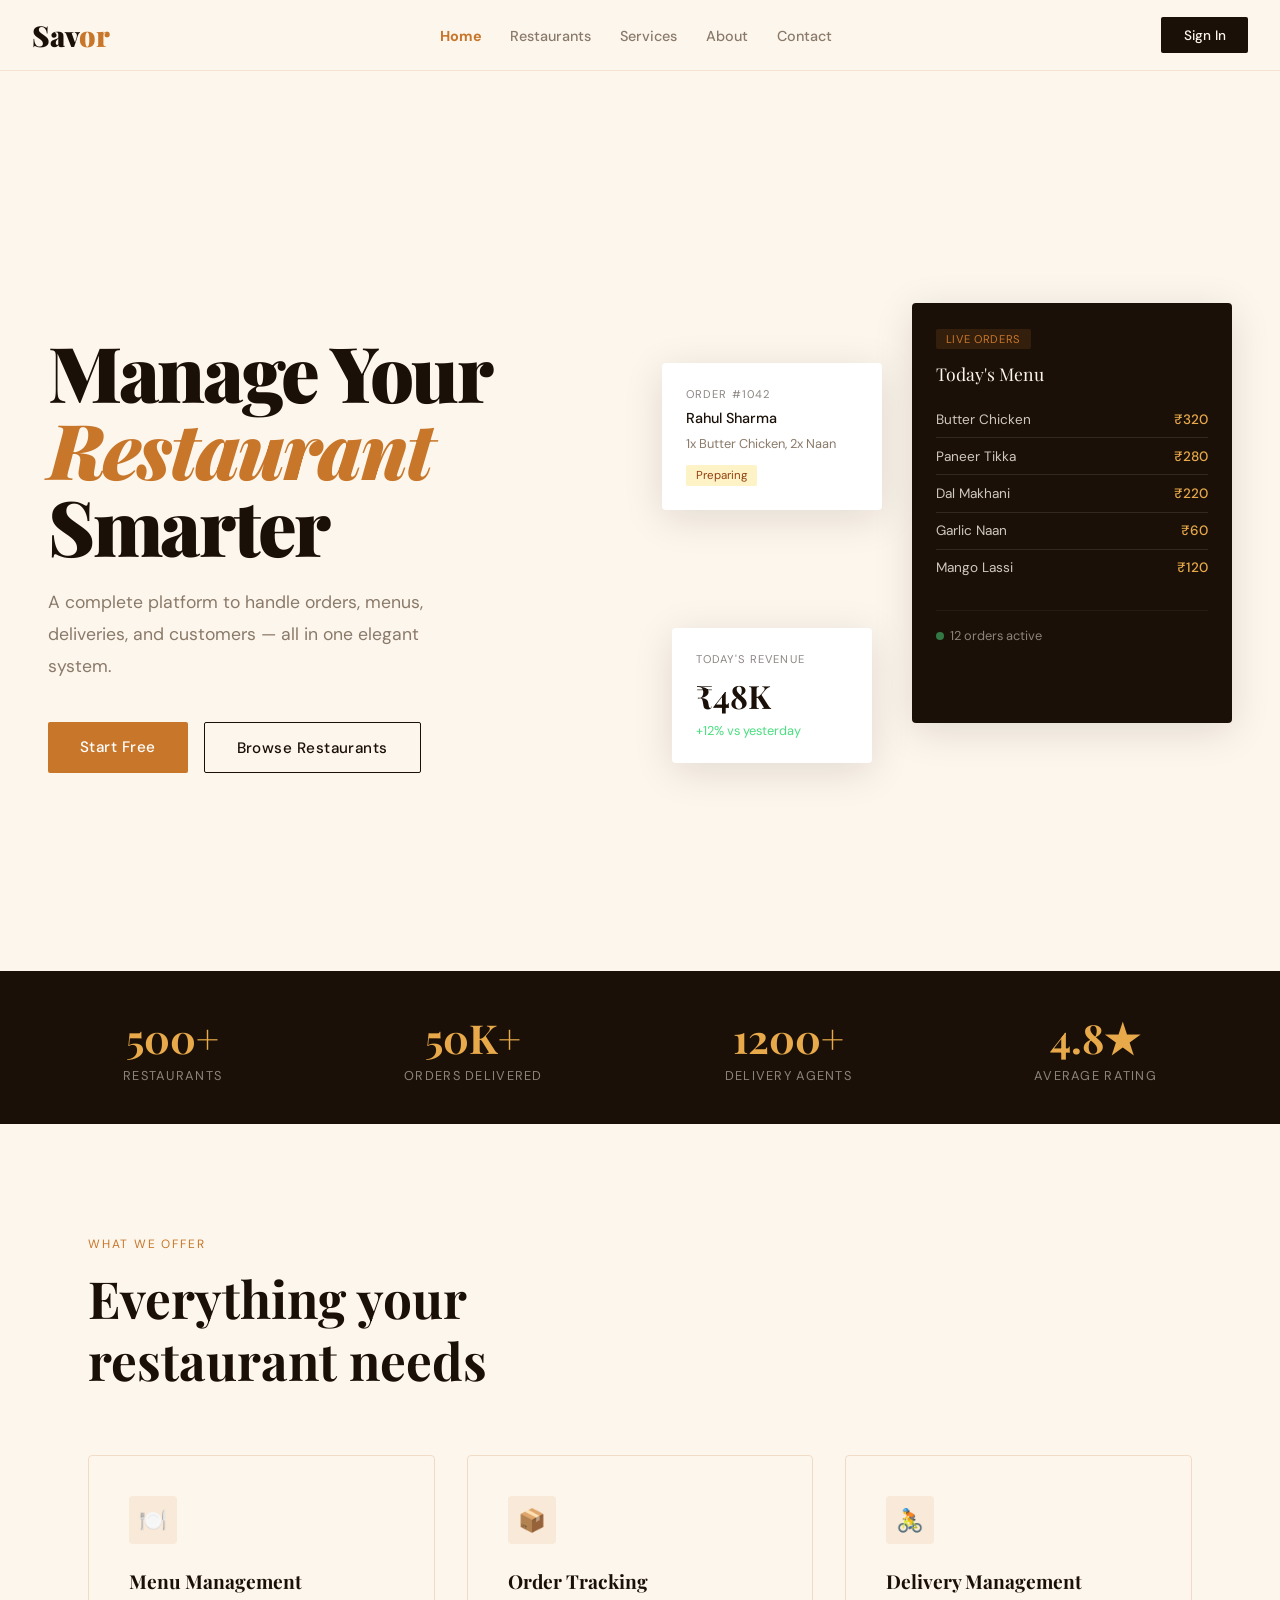
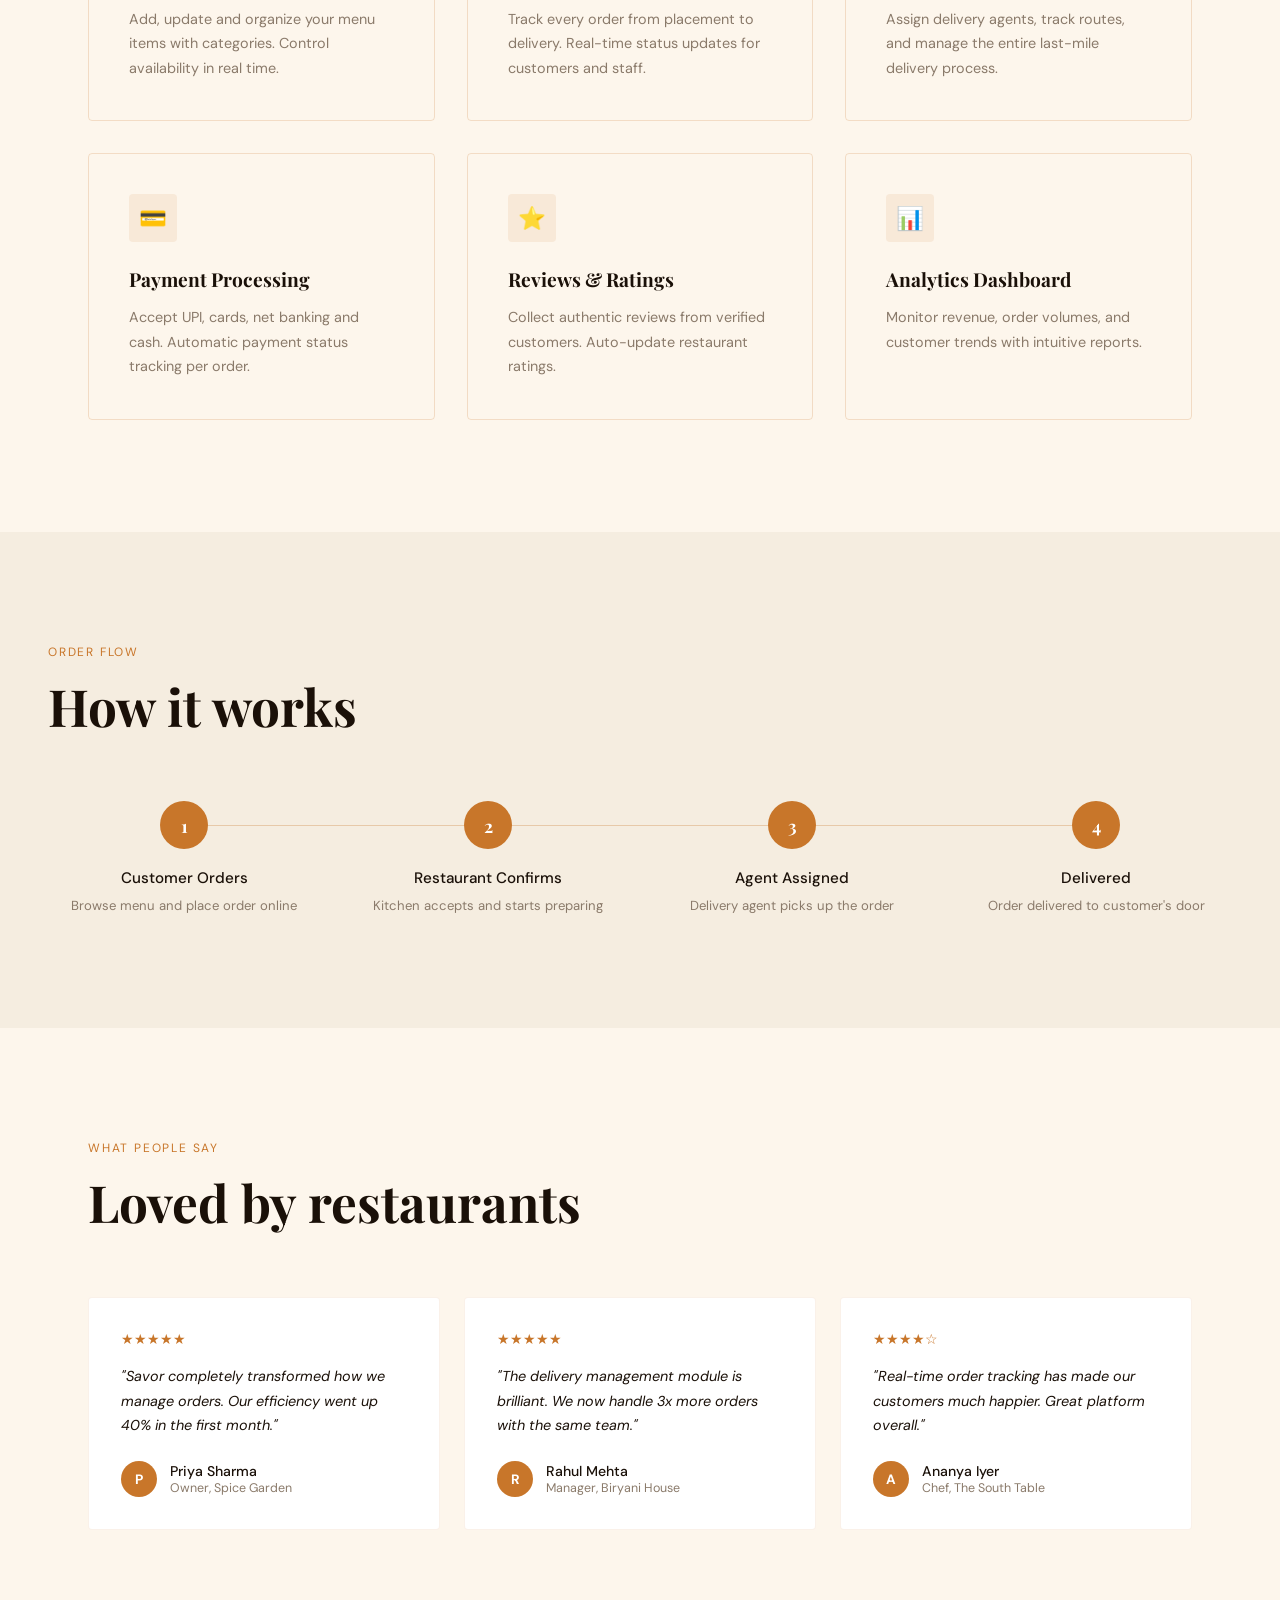
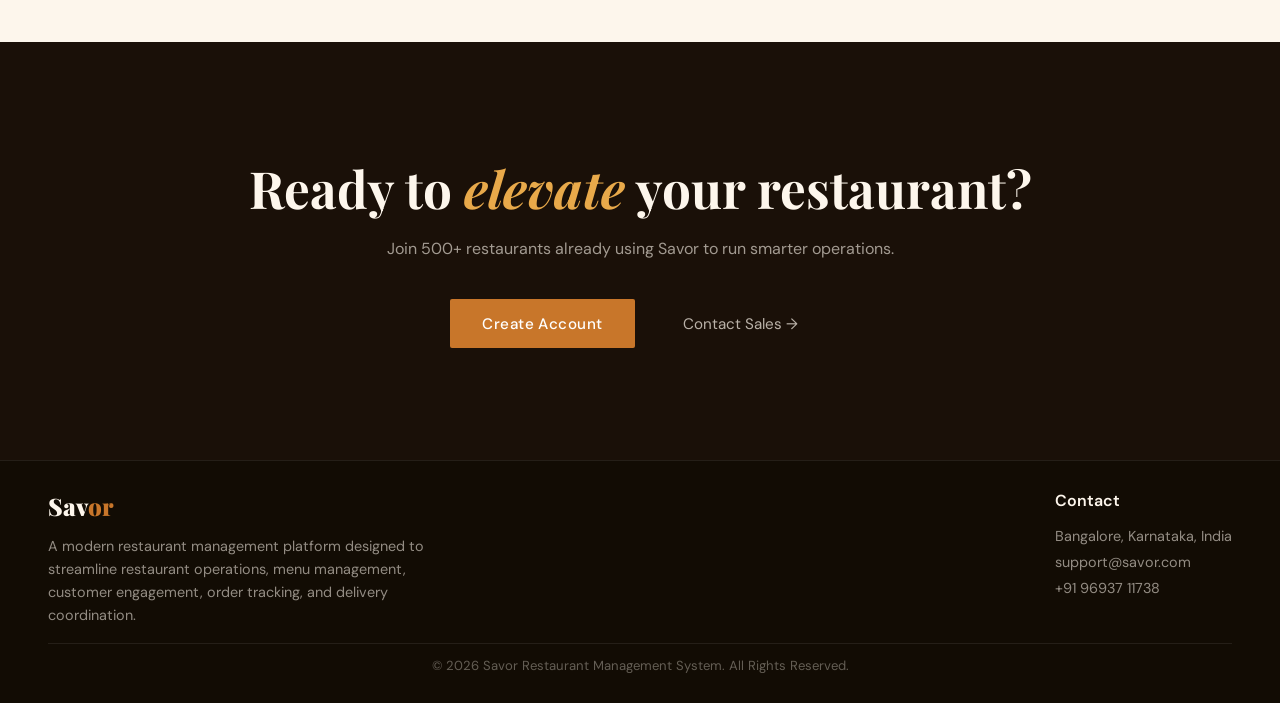
<file: restaurant/src/main/resources/static/index.html>
<!DOCTYPE html>
<html lang="en">
<head>
<meta charset="UTF-8">
<meta name="viewport" content="width=device-width, initial-scale=1.0">
<title>Savor — Restaurant Management</title>
<link href="https://fonts.googleapis.com/css2?family=Playfair+Display:wght@400;700;900&family=DM+Sans:wght@300;400;500&display=swap" rel="stylesheet">
<style>
*{margin:0;padding:0;box-sizing:border-box}
:root{
  --cream:#FDF6EC;--dark:#1A1008;--amber:#C8762A;--amber-light:#E8A94A;
  --rust:#8B3A1A;--sage:#4A6741;--warm-gray:#8A7A6A;
  --font-display:'Playfair Display',serif;--font-body:'DM Sans',sans-serif;
}
html{scroll-behavior:smooth}
body{background:var(--cream);color:var(--dark);font-family:var(--font-body);overflow-x:hidden}

/* NAV */
nav{position:fixed;top:0;left:0;right:0;z-index:100;padding:1.2rem 3rem;display:flex;justify-content:space-between;align-items:center;background:rgba(253,246,236,0.92);backdrop-filter:blur(12px);border-bottom:1px solid rgba(200,118,42,0.15)}
.nav-logo{font-family:var(--font-display);font-size:1.6rem;font-weight:900;color:var(--dark);letter-spacing:-0.02em}
.nav-logo span{color:var(--amber)}
.nav-links{display:flex;gap:2rem;list-style:none}
.nav-links a{text-decoration:none;color:var(--warm-gray);font-size:0.9rem;font-weight:500;letter-spacing:0.04em;text-transform:uppercase;transition:color 0.2s}
.nav-links a:hover{color:var(--amber)}
.nav-cta{background:var(--dark);color:var(--cream);padding:0.6rem 1.4rem;border-radius:2px;font-size:0.85rem;font-weight:500;text-decoration:none;letter-spacing:0.05em;text-transform:uppercase;transition:background 0.2s}
.nav-cta:hover{background:var(--amber)}

/* HERO */
.hero{min-height:100vh;display:grid;grid-template-columns:1fr 1fr;padding:8rem 3rem 4rem;gap:4rem;align-items:center}
.hero-text h1{font-family:var(--font-display);font-size:clamp(3rem,6vw,5.5rem);font-weight:900;line-height:1.0;letter-spacing:-0.03em;margin-bottom:1.5rem}
.hero-text h1 em{font-style:italic;color:var(--amber);display:block}
.hero-text p{color:var(--warm-gray);font-size:1.1rem;line-height:1.8;max-width:420px;margin-bottom:2.5rem}
.hero-btns{display:flex;gap:1rem}
.btn-primary{background:var(--amber);color:white;padding:0.9rem 2rem;border-radius:2px;text-decoration:none;font-weight:500;letter-spacing:0.03em;font-size:0.95rem;transition:background 0.2s}
.btn-primary:hover{background:var(--rust)}
.btn-outline{border:1.5px solid var(--dark);color:var(--dark);padding:0.9rem 2rem;border-radius:2px;text-decoration:none;font-weight:500;letter-spacing:0.03em;font-size:0.95rem;transition:all 0.2s}
.btn-outline:hover{background:var(--dark);color:var(--cream)}
.hero-visual{position:relative;height:500px}
.hero-card{position:absolute;background:white;border-radius:4px;padding:1.5rem;box-shadow:0 8px 40px rgba(26,16,8,0.12)}
.hero-card.main{top:0;right:0;width:320px;height:420px;background:var(--dark);color:var(--cream)}
.hero-card.stat{bottom:40px;left:0;width:200px}
.hero-card.order{top:60px;left:-10px;width:220px}
.card-label{font-size:0.7rem;text-transform:uppercase;letter-spacing:0.1em;opacity:0.5;margin-bottom:0.5rem}
.card-value{font-family:var(--font-display);font-size:2rem;font-weight:700}
.card-tag{display:inline-block;background:rgba(200,118,42,0.15);color:var(--amber);font-size:0.7rem;padding:0.2rem 0.6rem;border-radius:2px;margin-bottom:0.8rem;letter-spacing:0.06em;text-transform:uppercase}
.menu-preview{margin-top:1rem}
.menu-item-p{display:flex;justify-content:space-between;align-items:center;padding:0.6rem 0;border-bottom:1px solid rgba(255,255,255,0.1)}
.menu-item-p:last-child{border-bottom:none}
.m-name{font-size:0.85rem;opacity:0.8}
.m-price{font-size:0.85rem;color:var(--amber-light);font-weight:500}
.status-dot{width:8px;height:8px;border-radius:50%;background:#4ade80;display:inline-block;margin-right:0.4rem}

/* STATS BAR */
.stats-bar{background:var(--dark);padding:2.5rem 3rem;display:flex;justify-content:space-around;gap:2rem}
.stat-item{text-align:center;color:var(--cream)}
.stat-num{font-family:var(--font-display);font-size:2.5rem;font-weight:700;color:var(--amber-light)}
.stat-label{font-size:0.8rem;text-transform:uppercase;letter-spacing:0.1em;opacity:0.5;margin-top:0.2rem}

/* FEATURES */
.features{padding:7rem 3rem;max-width:1200px;margin:0 auto}
.section-tag{font-size:0.75rem;text-transform:uppercase;letter-spacing:0.15em;color:var(--amber);margin-bottom:1rem}
.section-title{font-family:var(--font-display);font-size:clamp(2rem,4vw,3.2rem);font-weight:700;margin-bottom:4rem;max-width:500px;line-height:1.2}
.features-grid{display:grid;grid-template-columns:repeat(3,1fr);gap:2rem}
.feature-card{padding:2.5rem;border:1px solid rgba(200,118,42,0.2);border-radius:4px;transition:border-color 0.3s,transform 0.3s}
.feature-card:hover{border-color:var(--amber);transform:translateY(-4px)}
.feature-icon{width:48px;height:48px;background:rgba(200,118,42,0.1);border-radius:4px;display:flex;align-items:center;justify-content:center;margin-bottom:1.5rem;font-size:1.4rem}
.feature-title{font-family:var(--font-display);font-size:1.2rem;font-weight:700;margin-bottom:0.8rem}
.feature-desc{color:var(--warm-gray);font-size:0.9rem;line-height:1.7}

/* HOW IT WORKS */
.how{background:#F5EDE0;padding:7rem 3rem}
.how-inner{max-width:1200px;margin:0 auto}
.steps{display:grid;grid-template-columns:repeat(4,1fr);gap:2rem;margin-top:4rem;position:relative}
.steps::before{content:'';position:absolute;top:24px;left:10%;right:10%;height:1px;background:rgba(200,118,42,0.3);z-index:0}
.step{text-align:center;position:relative;z-index:1}
.step-num{width:48px;height:48px;border-radius:50%;background:var(--amber);color:white;font-family:var(--font-display);font-weight:700;font-size:1.1rem;display:flex;align-items:center;justify-content:center;margin:0 auto 1.2rem}
.step-title{font-weight:500;margin-bottom:0.4rem;font-size:0.95rem}
.step-desc{color:var(--warm-gray);font-size:0.82rem;line-height:1.6}

/* TESTIMONIALS */
.testimonials{padding:7rem 3rem;max-width:1200px;margin:0 auto}
.testi-grid{display:grid;grid-template-columns:repeat(3,1fr);gap:1.5rem;margin-top:4rem}
.testi-card{background:white;padding:2rem;border-radius:4px;border:1px solid rgba(200,118,42,0.1)}
.stars{color:var(--amber);font-size:0.9rem;margin-bottom:1rem}
.testi-text{color:var(--dark);font-size:0.9rem;line-height:1.7;margin-bottom:1.5rem;font-style:italic}
.testi-author{display:flex;align-items:center;gap:0.8rem}
.testi-avatar{width:36px;height:36px;border-radius:50%;background:var(--amber);display:flex;align-items:center;justify-content:center;color:white;font-weight:700;font-size:0.85rem}
.testi-name{font-weight:500;font-size:0.88rem}
.testi-role{color:var(--warm-gray);font-size:0.78rem}

/* CTA */
.cta-section{background:var(--dark);padding:7rem 3rem;text-align:center}
.cta-section h2{font-family:var(--font-display);font-size:clamp(2rem,4vw,3.5rem);color:var(--cream);margin-bottom:1rem}
.cta-section h2 em{color:var(--amber-light);font-style:italic}
.cta-section p{color:rgba(253,246,236,0.6);margin-bottom:2.5rem;font-size:1rem}
.cta-btns{display:flex;gap:1rem;justify-content:center}

/* FOOTER */


@keyframes fadeUp{from{opacity:0;transform:translateY(30px)}to{opacity:1;transform:translateY(0)}}
.hero-text{animation:fadeUp 0.8s ease forwards}
.hero-visual{animation:fadeUp 0.8s 0.2s ease forwards;opacity:0}
</style>
</head>
<body>



<section class="hero">
  <div class="hero-text">
    <h1>Manage Your <em>Restaurant</em> Smarter</h1>
    <p>A complete platform to handle orders, menus, deliveries, and customers — all in one elegant system.</p>
    <div class="hero-btns">
	  <a id="start-free-btn" href="register.html" class="btn-primary">
    Start Free
</a>
      <a href="restaurants.html" class="btn-outline">Browse Restaurants</a>
      
    </div>
  </div>
  <div class="hero-visual">
    <div class="hero-card main">
      <div class="card-tag">Live Orders</div>
      <div style="font-family:'Playfair Display',serif;font-size:1.1rem;margin-bottom:1rem">Today's Menu</div>
      <div class="menu-preview">
        <div class="menu-item-p"><span class="m-name">Butter Chicken</span><span class="m-price">₹320</span></div>
        <div class="menu-item-p"><span class="m-name">Paneer Tikka</span><span class="m-price">₹280</span></div>
        <div class="menu-item-p"><span class="m-name">Dal Makhani</span><span class="m-price">₹220</span></div>
        <div class="menu-item-p"><span class="m-name">Garlic Naan</span><span class="m-price">₹60</span></div>
        <div class="menu-item-p"><span class="m-name">Mango Lassi</span><span class="m-price">₹120</span></div>
      </div>
      <div style="margin-top:1.5rem;padding-top:1rem;border-top:1px solid rgba(255,255,255,0.1);font-size:0.8rem;opacity:0.5"><span class="status-dot"></span>12 orders active</div>
    </div>
    <div class="hero-card stat">
      <div class="card-label">Today's Revenue</div>
      <div class="card-value">₹48K</div>
      <div style="font-size:0.8rem;color:#4ade80;margin-top:0.3rem">+12% vs yesterday</div>
    </div>
    <div class="hero-card order">
      <div class="card-label">Order #1042</div>
      <div style="font-size:0.9rem;font-weight:500;margin-bottom:0.5rem">Rahul Sharma</div>
      <div style="font-size:0.8rem;color:var(--warm-gray)">1x Butter Chicken, 2x Naan</div>
      <div style="margin-top:0.8rem;display:inline-block;background:#FEF3C7;color:#92400E;font-size:0.72rem;padding:0.2rem 0.6rem;border-radius:2px">Preparing</div>
    </div>
  </div>
</section>

<div class="stats-bar">
  <div class="stat-item"><div class="stat-num">500+</div><div class="stat-label">Restaurants</div></div>
  <div class="stat-item"><div class="stat-num">50K+</div><div class="stat-label">Orders Delivered</div></div>
  <div class="stat-item"><div class="stat-num">1200+</div><div class="stat-label">Delivery Agents</div></div>
  <div class="stat-item"><div class="stat-num">4.8★</div><div class="stat-label">Average Rating</div></div>
</div>

<section class="features">
  <div class="section-tag">What We Offer</div>
  <h2 class="section-title">Everything your restaurant needs</h2>
  <div class="features-grid">
    <div class="feature-card">
      <div class="feature-icon">🍽️</div>
      <div class="feature-title">Menu Management</div>
      <p class="feature-desc">Add, update and organize your menu items with categories. Control availability in real time.</p>
    </div>
    <div class="feature-card">
      <div class="feature-icon">📦</div>
      <div class="feature-title">Order Tracking</div>
      <p class="feature-desc">Track every order from placement to delivery. Real-time status updates for customers and staff.</p>
    </div>
    <div class="feature-card">
      <div class="feature-icon">🚴</div>
      <div class="feature-title">Delivery Management</div>
      <p class="feature-desc">Assign delivery agents, track routes, and manage the entire last-mile delivery process.</p>
    </div>
    <div class="feature-card">
      <div class="feature-icon">💳</div>
      <div class="feature-title">Payment Processing</div>
      <p class="feature-desc">Accept UPI, cards, net banking and cash. Automatic payment status tracking per order.</p>
    </div>
    <div class="feature-card">
      <div class="feature-icon">⭐</div>
      <div class="feature-title">Reviews & Ratings</div>
      <p class="feature-desc">Collect authentic reviews from verified customers. Auto-update restaurant ratings.</p>
    </div>
    <div class="feature-card">
      <div class="feature-icon">📊</div>
      <div class="feature-title">Analytics Dashboard</div>
      <p class="feature-desc">Monitor revenue, order volumes, and customer trends with intuitive reports.</p>
    </div>
  </div>
</section>

<section class="how">
  <div class="how-inner">
    <div class="section-tag">Order Flow</div>
    <h2 class="section-title">How it works</h2>
    <div class="steps">
      <div class="step"><div class="step-num">1</div><div class="step-title">Customer Orders</div><p class="step-desc">Browse menu and place order online</p></div>
      <div class="step"><div class="step-num">2</div><div class="step-title">Restaurant Confirms</div><p class="step-desc">Kitchen accepts and starts preparing</p></div>
      <div class="step"><div class="step-num">3</div><div class="step-title">Agent Assigned</div><p class="step-desc">Delivery agent picks up the order</p></div>
      <div class="step"><div class="step-num">4</div><div class="step-title">Delivered</div><p class="step-desc">Order delivered to customer's door</p></div>
    </div>
  </div>
</section>

<section class="testimonials">
  <div class="section-tag">What People Say</div>
  <h2 class="section-title">Loved by restaurants</h2>
  <div class="testi-grid">
    <div class="testi-card">
      <div class="stars">★★★★★</div>
      <p class="testi-text">"Savor completely transformed how we manage orders. Our efficiency went up 40% in the first month."</p>
      <div class="testi-author"><div class="testi-avatar">P</div><div><div class="testi-name">Priya Sharma</div><div class="testi-role">Owner, Spice Garden</div></div></div>
    </div>
    <div class="testi-card">
      <div class="stars">★★★★★</div>
      <p class="testi-text">"The delivery management module is brilliant. We now handle 3x more orders with the same team."</p>
      <div class="testi-author"><div class="testi-avatar">R</div><div><div class="testi-name">Rahul Mehta</div><div class="testi-role">Manager, Biryani House</div></div></div>
    </div>
    <div class="testi-card">
      <div class="stars">★★★★☆</div>
      <p class="testi-text">"Real-time order tracking has made our customers much happier. Great platform overall."</p>
      <div class="testi-author"><div class="testi-avatar">A</div><div><div class="testi-name">Ananya Iyer</div><div class="testi-role">Chef, The South Table</div></div></div>
    </div>
  </div>
</section>

<section class="cta-section">
  <h2>Ready to <em>elevate</em> your restaurant?</h2>
  <p>Join 500+ restaurants already using Savor to run smarter operations.</p>
  <div class="cta-btns">
	<a id="create-account-btn" href="register.html" class="btn-primary">
    Create Account
</a>
    <a href="contact.html" style="color:rgba(253,246,236,0.7);padding:0.9rem 2rem;text-decoration:none;font-size:0.95rem">Contact Sales →</a>
  </div>
</section>




<script src="shared.js"></script>

<script>
document.addEventListener('DOMContentLoaded', () => {
    const createBtn = document.getElementById('create-account-btn');
    const user = getUser();

    if (user && createBtn) {
        createBtn.style.display = 'none';
    }
});
</script>

<script>
document.addEventListener('DOMContentLoaded', () => {
    const btn = document.getElementById('start-free-btn');
    const user = getUser();

    if (user) {
        btn.style.display = 'none';
    } else {
        btn.href = 'login.html';   // go to login instead of register
    }
});
</script>

<script>
document.body.insertAdjacentHTML(
    'afterbegin',
    getNav('index.html')
);

document.body.insertAdjacentHTML(
    'beforeend',
    getFooter()
);

renderNavUser();
</script>
</body>
</html>
</file>
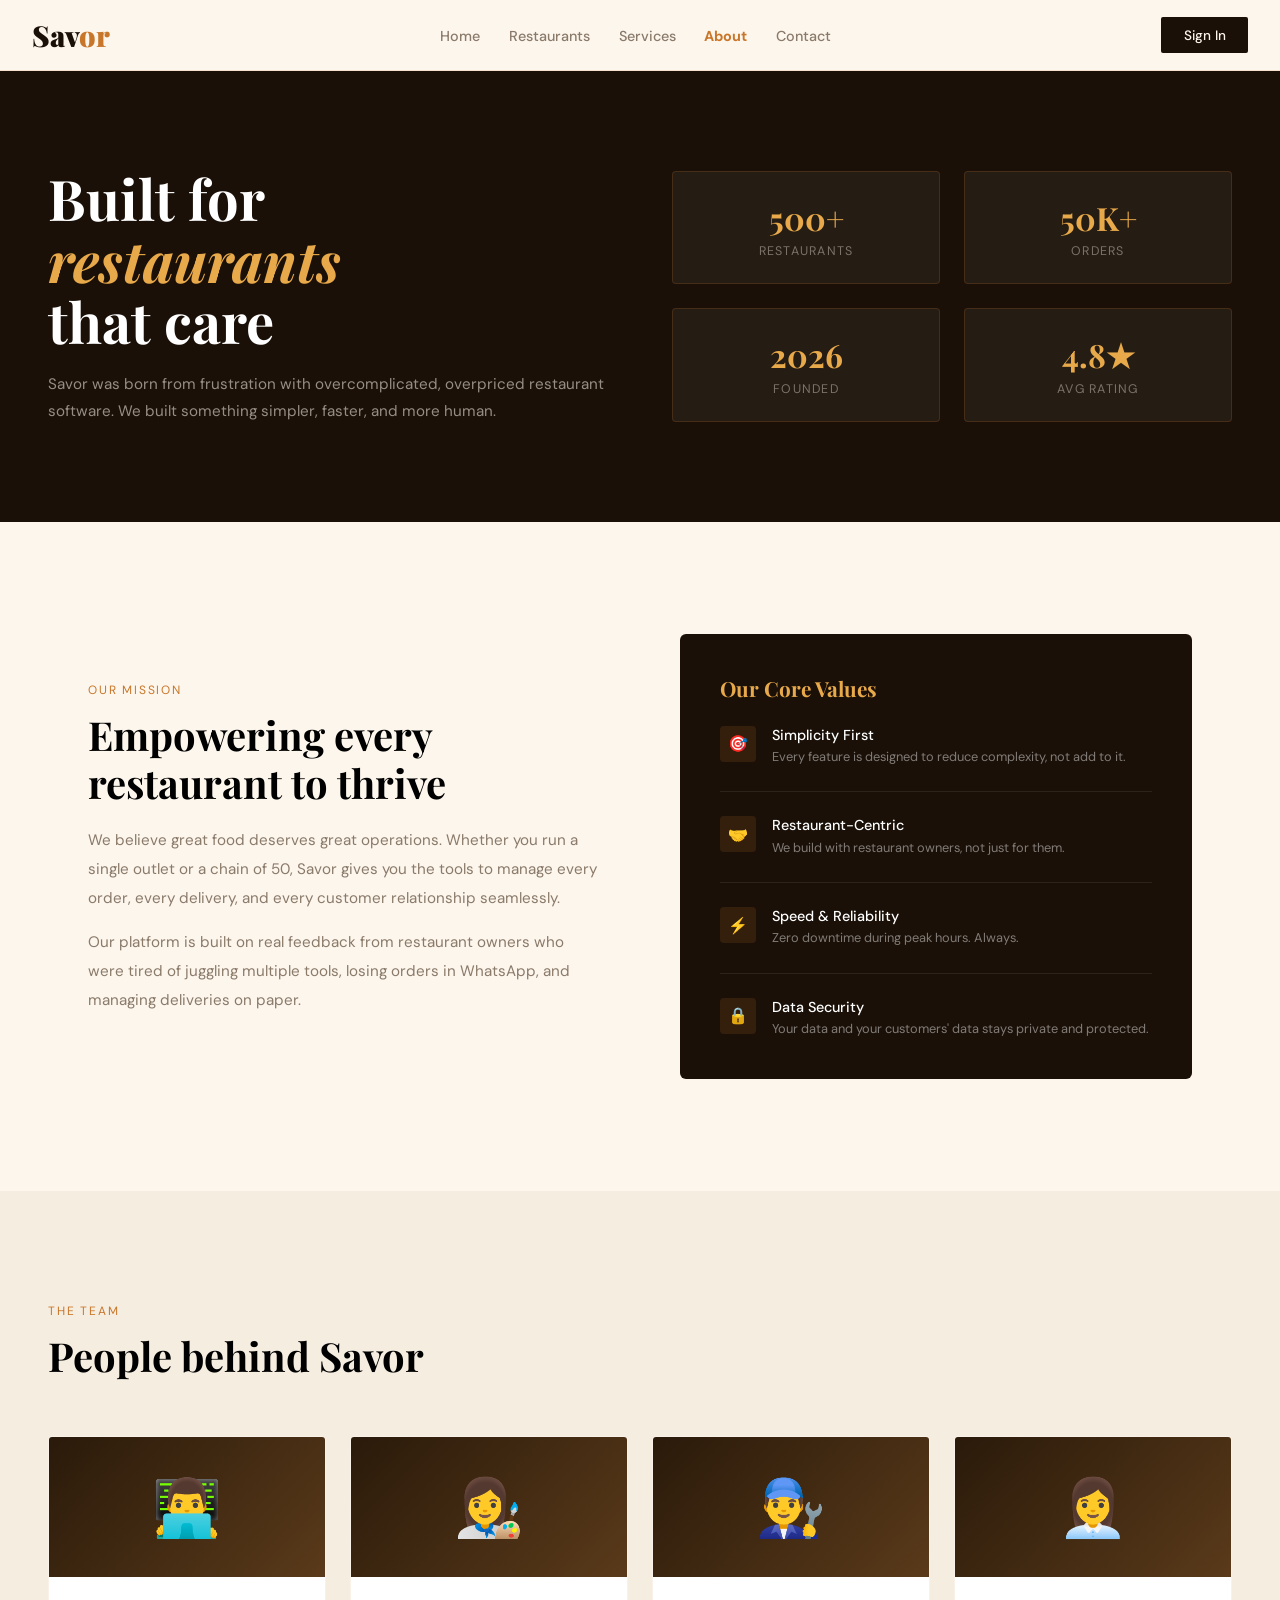
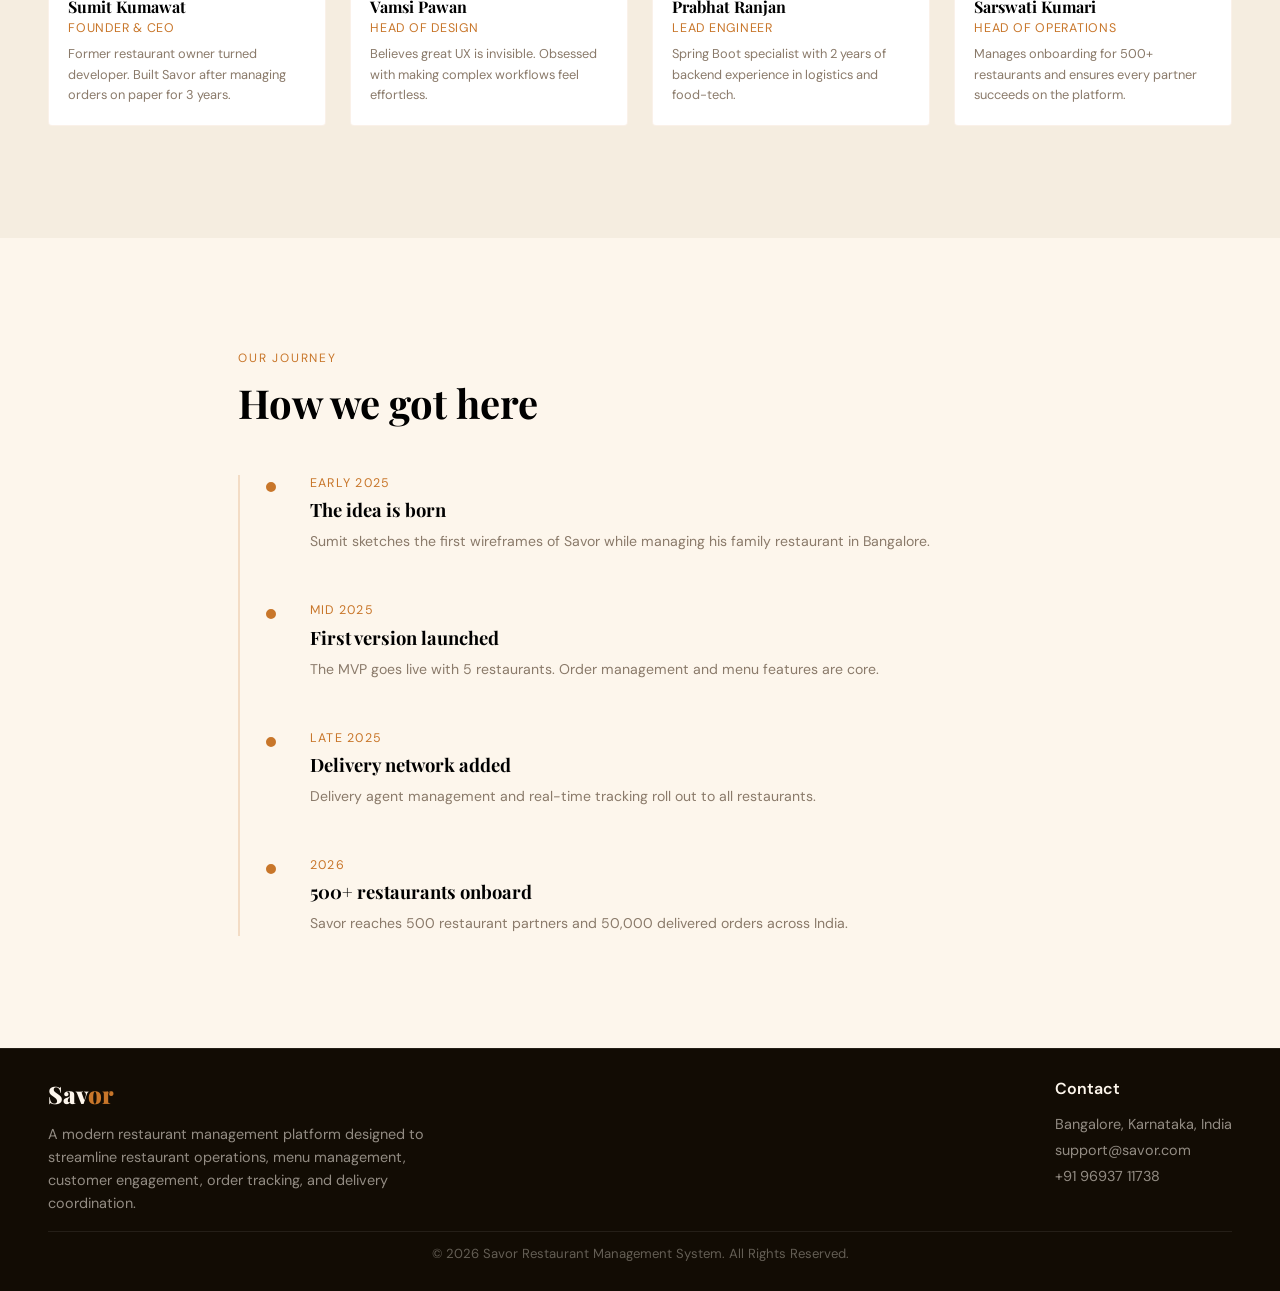
<file: restaurant/src/main/resources/static/about.html>
<!DOCTYPE html>
<html lang="en">
<head>
<meta charset="UTF-8">
<meta name="viewport" content="width=device-width, initial-scale=1.0">
<title>Savor — About Us</title>
<link href="https://fonts.googleapis.com/css2?family=Playfair+Display:wght@400;700;900&family=DM+Sans:wght@300;400;500&display=swap" rel="stylesheet">
<style>
*{margin:0;padding:0;box-sizing:border-box}
:root{--cream:#FDF6EC;--dark:#1A1008;--amber:#C8762A;--amber-light:#E8A94A;--rust:#8B3A1A;--warm-gray:#8A7A6A;--font-display:'Playfair Display',serif;--font-body:'DM Sans',sans-serif}
body{background:var(--cream);font-family:var(--font-body)}
nav{padding:1.2rem 3rem;display:flex;justify-content:space-between;align-items:center;background:rgba(253,246,236,0.95);border-bottom:1px solid rgba(200,118,42,0.15);position:sticky;top:0;z-index:10;backdrop-filter:blur(12px)}
.nav-logo{font-family:var(--font-display);font-size:1.6rem;font-weight:900;color:var(--dark);text-decoration:none}
.nav-logo span{color:var(--amber)}
.nav-links{display:flex;gap:2rem;list-style:none}
.nav-links a{text-decoration:none;color:var(--warm-gray);font-size:0.9rem;font-weight:500;letter-spacing:0.04em;text-transform:uppercase;transition:color 0.2s}
.nav-links a:hover,.nav-links a.active{color:var(--amber)}

/* HERO */
.hero{background:var(--dark);padding:6rem 3rem;display:grid;grid-template-columns:1fr 1fr;gap:4rem;align-items:center;max-width:100%}
.hero h1{font-family:var(--font-display);font-size:3.5rem;color:white;line-height:1.1;margin-bottom:1.2rem}
.hero h1 em{color:var(--amber-light);font-style:italic;display:block}
.hero p{color:rgba(253,246,236,0.55);line-height:1.8;font-size:0.95rem}
.hero-stats{display:grid;grid-template-columns:1fr 1fr;gap:1.5rem}
.h-stat{background:rgba(255,255,255,0.05);border:1px solid rgba(200,118,42,0.2);border-radius:4px;padding:1.5rem;text-align:center}
.h-stat-num{font-family:var(--font-display);font-size:2rem;font-weight:700;color:var(--amber-light)}
.h-stat-label{font-size:0.78rem;text-transform:uppercase;letter-spacing:0.1em;color:rgba(253,246,236,0.4);margin-top:0.3rem}

/* MISSION */
.mission{padding:7rem 3rem;max-width:1200px;margin:0 auto;display:grid;grid-template-columns:1fr 1fr;gap:5rem;align-items:center}
.tag{font-size:0.75rem;text-transform:uppercase;letter-spacing:0.15em;color:var(--amber);margin-bottom:0.8rem}
.title{font-family:var(--font-display);font-size:2.5rem;font-weight:700;line-height:1.2;margin-bottom:1.2rem}
.body-text{color:var(--warm-gray);line-height:1.9;font-size:0.95rem;margin-bottom:1rem}
.mission-visual{background:var(--dark);border-radius:6px;padding:2.5rem;color:white}
.mission-visual h3{font-family:var(--font-display);font-size:1.3rem;margin-bottom:1.5rem;color:var(--amber-light)}
.value-item{display:flex;gap:1rem;margin-bottom:1.5rem;padding-bottom:1.5rem;border-bottom:1px solid rgba(255,255,255,0.08)}
.value-item:last-child{border-bottom:none;margin-bottom:0;padding-bottom:0}
.value-icon{width:36px;height:36px;background:rgba(200,118,42,0.15);border-radius:4px;display:flex;align-items:center;justify-content:center;font-size:1rem;flex-shrink:0}
.value-title{font-weight:500;font-size:0.9rem;margin-bottom:0.2rem}
.value-desc{color:rgba(255,255,255,0.45);font-size:0.8rem;line-height:1.6}

/* TEAM */
.team{background:#F5EDE0;padding:7rem 3rem}
.team-inner{max-width:1200px;margin:0 auto}
.team-grid{display:grid;grid-template-columns:repeat(4,1fr);gap:1.5rem;margin-top:3.5rem}
.team-card{background:white;border-radius:4px;overflow:hidden;border:1px solid rgba(200,118,42,0.1)}
.team-avatar{height:140px;display:flex;align-items:center;justify-content:center;font-size:3.5rem;background:linear-gradient(135deg,#2A1A0A,#5A3A1A)}
.team-info{padding:1.2rem}
.team-name{font-family:var(--font-display);font-size:1rem;font-weight:700;margin-bottom:0.2rem}
.team-role{color:var(--amber);font-size:0.78rem;text-transform:uppercase;letter-spacing:0.06em;margin-bottom:0.5rem}
.team-bio{color:var(--warm-gray);font-size:0.8rem;line-height:1.6}

/* TIMELINE */
.timeline{padding:7rem 3rem;max-width:900px;margin:0 auto}
.timeline-items{margin-top:3rem;position:relative;padding-left:2rem}
.timeline-items::before{content:'';position:absolute;left:0;top:0;bottom:0;width:2px;background:rgba(200,118,42,0.2)}
.tl-item{position:relative;padding:0 0 3rem 2.5rem}
.tl-item:last-child{padding-bottom:0}
.tl-dot{position:absolute;left:-7px;top:4px;width:16px;height:16px;border-radius:50%;background:var(--amber);border:3px solid var(--cream)}
.tl-year{font-size:0.78rem;text-transform:uppercase;letter-spacing:0.1em;color:var(--amber);margin-bottom:0.4rem}
.tl-title{font-family:var(--font-display);font-size:1.15rem;font-weight:700;margin-bottom:0.5rem}
.tl-desc{color:var(--warm-gray);font-size:0.88rem;line-height:1.7}

/* FOOTER */
</style>
</head>
<body>

<div id="nav-placeholder"></div>

<div class="hero">
  <div>
    <h1>Built for <em>restaurants</em> that care</h1>
    <p>Savor was born from frustration with overcomplicated, overpriced restaurant software. We built something simpler, faster, and more human.</p>
  </div>
  <div class="hero-stats">
    <div class="h-stat"><div class="h-stat-num">500+</div><div class="h-stat-label">Restaurants</div></div>
    <div class="h-stat"><div class="h-stat-num">50K+</div><div class="h-stat-label">Orders</div></div>
    <div class="h-stat"><div class="h-stat-num">2026</div><div class="h-stat-label">Founded</div></div>
    <div class="h-stat"><div class="h-stat-num">4.8★</div><div class="h-stat-label">Avg Rating</div></div>
  </div>
</div>

<div class="mission">
  <div>
    <div class="tag">Our Mission</div>
    <h2 class="title">Empowering every restaurant to thrive</h2>
    <p class="body-text">We believe great food deserves great operations. Whether you run a single outlet or a chain of 50, Savor gives you the tools to manage every order, every delivery, and every customer relationship seamlessly.</p>
    <p class="body-text">Our platform is built on real feedback from restaurant owners who were tired of juggling multiple tools, losing orders in WhatsApp, and managing deliveries on paper.</p>
  </div>
  <div class="mission-visual">
    <h3>Our Core Values</h3>
    <div class="value-item">
      <div class="value-icon">🎯</div>
      <div><div class="value-title">Simplicity First</div><div class="value-desc">Every feature is designed to reduce complexity, not add to it.</div></div>
    </div>
    <div class="value-item">
      <div class="value-icon">🤝</div>
      <div><div class="value-title">Restaurant-Centric</div><div class="value-desc">We build with restaurant owners, not just for them.</div></div>
    </div>
    <div class="value-item">
      <div class="value-icon">⚡</div>
      <div><div class="value-title">Speed & Reliability</div><div class="value-desc">Zero downtime during peak hours. Always.</div></div>
    </div>
    <div class="value-item">
      <div class="value-icon">🔒</div>
      <div><div class="value-title">Data Security</div><div class="value-desc">Your data and your customers' data stays private and protected.</div></div>
    </div>
  </div>
</div>

<div class="team">
  <div class="team-inner">
    <div class="tag">The Team</div>
    <h2 class="title">People behind Savor</h2>
    <div class="team-grid">
      <div class="team-card">
        <div class="team-avatar">👨‍💻</div>
        <div class="team-info">
          <div class="team-name">Sumit Kumawat</div>
          <div class="team-role">Founder & CEO</div>
          <div class="team-bio">Former restaurant owner turned developer. Built Savor after managing orders on paper for 3 years.</div>
        </div>
      </div>
      <div class="team-card">
        <div class="team-avatar">👩‍🎨</div>
        <div class="team-info">
          <div class="team-name">Vamsi Pawan</div>
          <div class="team-role">Head of Design</div>
          <div class="team-bio">Believes great UX is invisible. Obsessed with making complex workflows feel effortless.</div>
        </div>
      </div>
      <div class="team-card">
        <div class="team-avatar">👨‍🔧</div>
        <div class="team-info">
          <div class="team-name">Prabhat Ranjan</div>
          <div class="team-role">Lead Engineer</div>
          <div class="team-bio">Spring Boot specialist with 2 years of backend experience in logistics and food-tech.</div>
        </div>
      </div>
      <div class="team-card">
        <div class="team-avatar">👩‍💼</div>
        <div class="team-info">
          <div class="team-name">Sarswati Kumari</div>
          <div class="team-role">Head of Operations</div>
          <div class="team-bio">Manages onboarding for 500+ restaurants and ensures every partner succeeds on the platform.</div>
        </div>
      </div>
    </div>
  </div>
</div>

<div class="timeline">
  <div class="tag">Our Journey</div>
  <h2 class="title">How we got here</h2>
  <div class="timeline-items">
    <div class="tl-item">
      <div class="tl-dot"></div>
      <div class="tl-year">Early 2025</div>
      <div class="tl-title">The idea is born</div>
      <div class="tl-desc">Sumit sketches the first wireframes of Savor while managing his family restaurant in Bangalore.</div>
    </div>
    <div class="tl-item">
      <div class="tl-dot"></div>
      <div class="tl-year">Mid 2025</div>
      <div class="tl-title">First version launched</div>
      <div class="tl-desc">The MVP goes live with 5 restaurants. Order management and menu features are core.</div>
    </div>
    <div class="tl-item">
      <div class="tl-dot"></div>
      <div class="tl-year">Late 2025</div>
      <div class="tl-title">Delivery network added</div>
      <div class="tl-desc">Delivery agent management and real-time tracking roll out to all restaurants.</div>
    </div>
    <div class="tl-item">
      <div class="tl-dot"></div>
      <div class="tl-year">2026</div>
      <div class="tl-title">500+ restaurants onboard</div>
      <div class="tl-desc">Savor reaches 500 restaurant partners and 50,000 delivered orders across India.</div>
    </div>
  </div>
</div>



<script src="shared.js"></script>

<script>
  document.body.insertAdjacentHTML('afterbegin', getNav('about.html'));  
  document.body.insertAdjacentHTML('beforeend', getFooter());
  renderNavUser();  
</script>
<div id="footer-placeholder"></div>
</body>
</html>
</file>
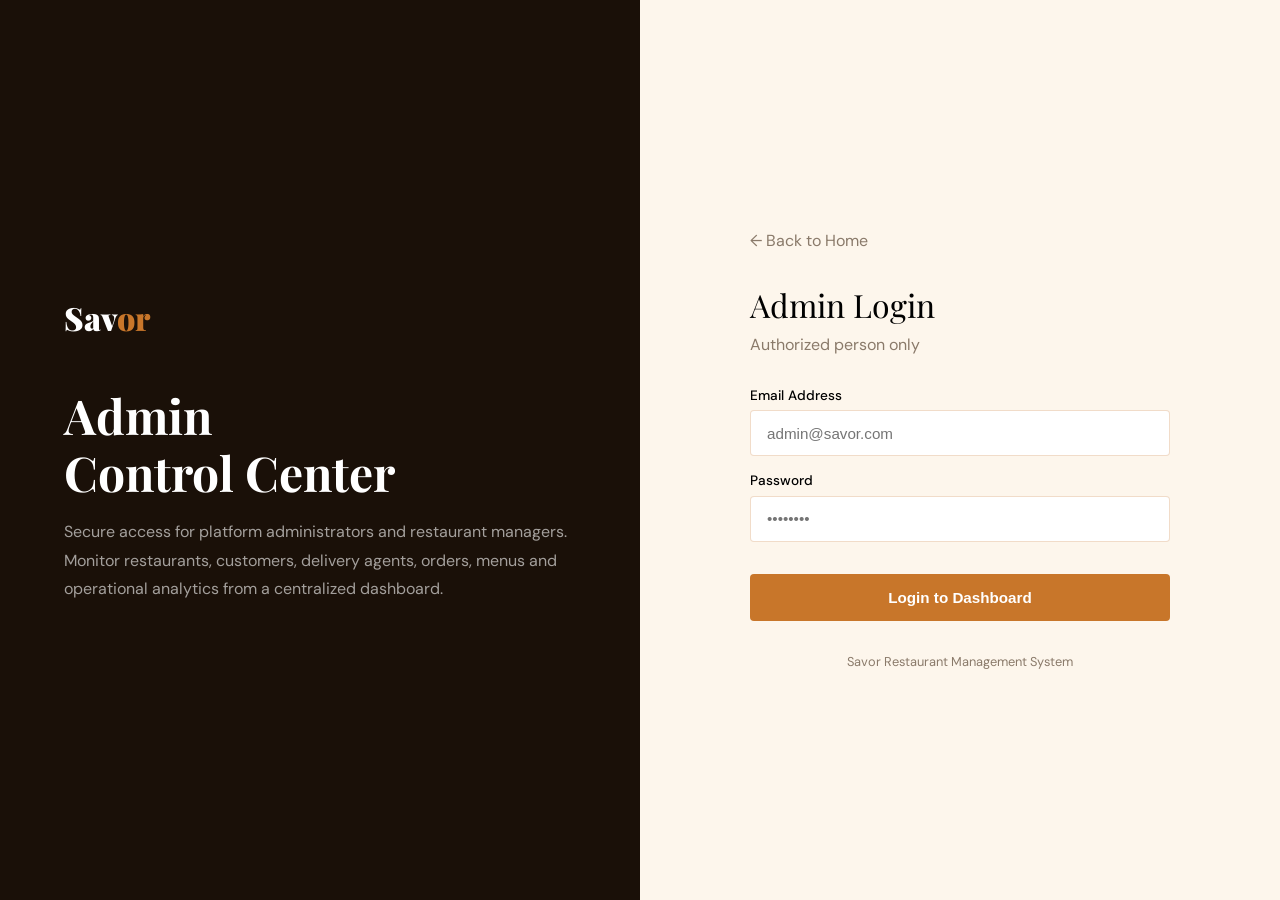
<file: restaurant/src/main/resources/static/admin-login.html>
<!DOCTYPE html>
<html lang="en">
<head>
<meta charset="UTF-8">
<meta name="viewport" content="width=device-width, initial-scale=1.0">

<title>Savor Admin Portal</title>

<link href="https://fonts.googleapis.com/css2?family=Playfair+Display:wght@400;700;900&family=DM+Sans:wght@300;400;500&display=swap" rel="stylesheet">

<style>

*{
    margin:0;
    padding:0;
    box-sizing:border-box;
}

:root{
    --cream:#FDF6EC;
    --dark:#1A1008;
    --amber:#C8762A;
    --amber-light:#E8A94A;
    --rust:#8B3A1A;
    --warm-gray:#8A7A6A;

    --font-display:'Playfair Display',serif;
    --font-body:'DM Sans',sans-serif;
}

body{
    min-height:100vh;
    display:grid;
    grid-template-columns:1fr 1fr;
    background:var(--cream);
    font-family:var(--font-body);
}

.left-panel{
    background:var(--dark);
    padding:4rem;
    display:flex;
    flex-direction:column;
    justify-content:center;
}

.logo{
    font-family:var(--font-display);
    font-size:2rem;
    font-weight:900;
    color:white;
    margin-bottom:3rem;
}

.logo span{
    color:var(--amber);
}

.left-panel h1{
    font-family:var(--font-display);
    color:white;
    font-size:3rem;
    line-height:1.2;
    margin-bottom:1rem;
}

.left-panel p{
    color:rgba(255,255,255,0.6);
    line-height:1.8;
}

.right-panel{
    display:flex;
    justify-content:center;
    align-items:center;
    padding:4rem;
}

.login-card{
    width:100%;
    max-width:420px;
}

.back-link{
    text-decoration:none;
    color:var(--warm-gray);
    margin-bottom:2rem;
    display:inline-block;
}

.back-link:hover{
    color:var(--amber);
}

.title{
    font-family:var(--font-display);
    font-size:2rem;
    margin-bottom:0.5rem;
}

.subtitle{
    color:var(--warm-gray);
    margin-bottom:2rem;
}

.form-group{
    margin-bottom:1rem;
}

label{
    display:block;
    margin-bottom:0.4rem;
    font-size:0.85rem;
    font-weight:500;
}

input{
    width:100%;
    padding:0.85rem 1rem;
    border:1.5px solid rgba(200,118,42,0.25);
    border-radius:4px;
    outline:none;
    font-size:0.95rem;
}

input:focus{
    border-color:var(--amber);
}

.btn-login{
    width:100%;
    border:none;
    background:var(--amber);
    color:white;
    padding:0.95rem;
    margin-top:1rem;
    border-radius:4px;
    cursor:pointer;
    font-size:0.95rem;
    font-weight:600;
}

.btn-login:hover{
    background:var(--rust);
}

.response-box{
    display:none;
    margin-top:1rem;
    padding:0.9rem;
    border-radius:4px;
    font-size:0.85rem;
}

.success{
    background:#ECFDF5;
    color:#166534;
    border:1px solid #BBF7D0;
}

.error{
    background:#FEF2F2;
    color:#991B1B;
    border:1px solid #FECACA;
}

.footer-note{
    margin-top:2rem;
    text-align:center;
    color:var(--warm-gray);
    font-size:0.8rem;
}

</style>
</head>

<body>

<div class="left-panel">

    <div class="logo">
        Sav<span>or</span>
    </div>

    <h1>
        Admin<br>
        Control Center
    </h1>

    <p>
        Secure access for platform administrators and restaurant managers.
        Monitor restaurants, customers, delivery agents, orders, menus and
        operational analytics from a centralized dashboard.
    </p>

</div>

<div class="right-panel">

    <div class="login-card">

        <a href="index.html" class="back-link">
            ← Back to Home
        </a>

        <div class="title">
            Admin Login
        </div>

        <div class="subtitle">
            Authorized person only
        </div>

        <div class="form-group">
            <label>Email Address</label>
            <input
                type="email"
                id="admin-email"
                placeholder="admin@savor.com">
        </div>

        <div class="form-group">
            <label>Password</label>
            <input
                type="password"
                id="admin-password"
                placeholder="••••••••">
        </div>

        <button
            class="btn-login"
            onclick="adminLogin()">

            Login to Dashboard

        </button>

        <div
            id="admin-response"
            class="response-box">
        </div>

        <div class="footer-note">
            Savor Restaurant Management System
        </div>

    </div>

</div>

<script>

const BASE = "http://localhost:8080";

function showResponse(message, type) {
    const box = document.getElementById("admin-response");
    box.style.display = "block";
    box.className = "response-box " + type;
    box.innerHTML = message;
}

async function adminLogin() {
    const email = document.getElementById("admin-email").value.trim();
    const password = document.getElementById("admin-password").value;

    if (!email || !password) {
        showResponse("Please enter email and password", "error");
        return;
    }

    try {
        // ← fixed endpoint
        const response = await fetch(BASE + "/api/auth/login", {
            method: "POST",
            headers: { "Content-Type": "application/json" },
            body: JSON.stringify({ email, password })
        });

        const result = await response.json();

        if (!result.success) {
            showResponse(result.message || "Invalid credentials", "error");
            return;
        }

        const user = result.data;

        if (user.role !== "ADMIN" && user.role !== "RESTAURANT_ADMIN") {
            showResponse("Access denied. Admin privileges required.", "error");
            return;
        }

        localStorage.setItem("savor_user", JSON.stringify(user));
        showResponse("✓ Login successful. Redirecting...", "success");
        setTimeout(() => window.location.href = "admin.html", 1000);

    } catch (error) {
        console.error(error);
        showResponse("Cannot connect to backend server.", "error");
    }
}

document.addEventListener("keydown", e => { if (e.key === "Enter") adminLogin(); });

</script>

</body>
</html>
</file>
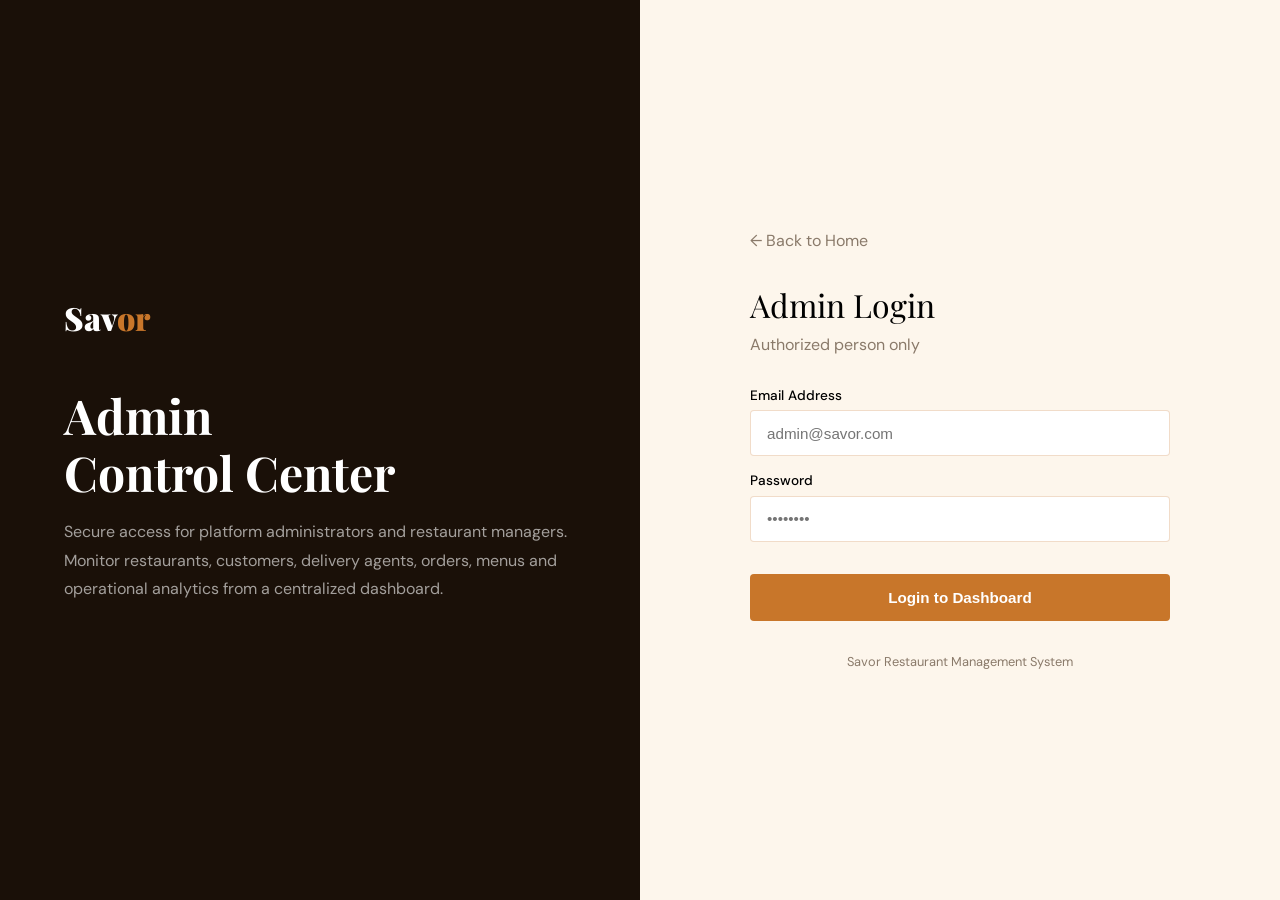
<file: restaurant/src/main/resources/static/admin.html>
<!DOCTYPE html>
<html lang="en">
<head>
<meta charset="UTF-8">
<meta name="viewport" content="width=device-width, initial-scale=1.0">
<title>Savor — Admin Dashboard</title>
<link href="https://fonts.googleapis.com/css2?family=Playfair+Display:wght@400;700;900&family=DM+Sans:wght@300;400;500&display=swap" rel="stylesheet">
<link rel="stylesheet" href="style.css">
<style>
body { display: grid; grid-template-columns: 230px 1fr; min-height: 100vh; background: #EDE5D8; }
.sidebar { background: var(--dark); padding: 1.8rem 1.3rem; display: flex; flex-direction: column; position: sticky; top: 0; height: 100vh; overflow-y: auto; }
.s-logo { font-family: var(--font-display); font-size: 1.4rem; font-weight: 900; color: white; padding-bottom: 1.5rem; border-bottom: 1px solid rgba(255,255,255,0.07); margin-bottom: 1.2rem; }
.s-logo span { color: var(--amber); }
.s-logo sub { font-size: 0.6rem; opacity: 0.35; font-family: var(--font-body); font-weight: 400; }
.s-section { font-size: 0.65rem; text-transform: uppercase; letter-spacing: 0.12em; color: rgba(255,255,255,0.22); margin: 1rem 0 0.4rem 0.6rem; }
.s-link { display: flex; align-items: center; gap: 0.75rem; padding: 0.6rem 0.8rem; border-radius: 4px; color: rgba(255,255,255,0.5); font-size: 0.86rem; cursor: pointer; transition: all 0.2s; text-decoration: none; margin-bottom: 0.1rem; }
.s-link:hover, .s-link.active { background: rgba(200,118,42,0.15); color: white; }
.s-link.active { color: var(--amber-light); }
.s-icon { width: 18px; text-align: center; font-size: 0.95rem; }
.s-foot { margin-top: auto; padding-top: 1.5rem; border-top: 1px solid rgba(255,255,255,0.07); }
.s-user { display: flex; align-items: center; gap: 0.7rem; }
.s-avatar { width: 32px; height: 32px; border-radius: 50%; background: var(--amber); display: flex; align-items: center; justify-content: center; font-weight: 700; font-size: 0.85rem; color: white; flex-shrink: 0; }
.s-uname { font-size: 0.82rem; color: rgba(255,255,255,0.7); }
.s-urole { font-size: 0.7rem; color: rgba(255,255,255,0.3); }
.main { padding: 2rem 2.5rem; overflow-y: auto; }
.top-bar { display: flex; justify-content: space-between; align-items: flex-start; margin-bottom: 2rem; }
.page-title { font-family: var(--font-display); font-size: 1.7rem; font-weight: 700; }
.page-sub { color: var(--warm-gray); font-size: 0.83rem; margin-top: 0.2rem; }
.stats { display: grid; grid-template-columns: repeat(4, 1fr); gap: 1.1rem; margin-bottom: 2rem; }
.stat { background: white; border-radius: 6px; padding: 1.4rem; border: 1px solid rgba(200,118,42,0.08); }
.stat.amber { background: var(--amber); }
.stat.dark { background: var(--dark); }
.stat-lbl { font-size: 0.7rem; text-transform: uppercase; letter-spacing: 0.1em; opacity: 0.55; margin-bottom: 0.5rem; }
.stat-val { font-family: var(--font-display); font-size: 2rem; font-weight: 700; }
.stat.amber .stat-lbl, .stat.dark .stat-lbl { color: rgba(255,255,255,0.5); }
.stat.amber .stat-val, .stat.dark .stat-val { color: white; }
.stat-sub { font-size: 0.76rem; margin-top: 0.3rem; color: var(--warm-gray); }
.stat.amber .stat-sub, .stat.dark .stat-sub { color: rgba(255,255,255,0.45); }
.panel { background: white; border-radius: 6px; border: 1px solid rgba(200,118,42,0.1); padding: 1.4rem; margin-bottom: 1.5rem; }
.panel-hdr { display: flex; justify-content: space-between; align-items: center; margin-bottom: 1.2rem; }
.panel-ttl { font-family: var(--font-display); font-size: 1.05rem; font-weight: 700; }
.grid-2 { display: grid; grid-template-columns: 1fr 1fr; gap: 1.5rem; }
.sec { display: none; } .sec.active { display: block; }
.toolbar { display: flex; gap: 0.7rem; margin-bottom: 1.3rem; flex-wrap: wrap; align-items: center; }
.toolbar input, .toolbar select { padding: 0.5rem 0.8rem; border: 1.5px solid var(--border); border-radius: 3px; font-family: var(--font-body); font-size: 0.85rem; outline: none; }
.toolbar input:focus, .toolbar select:focus { border-color: var(--amber); }
</style>
</head>
<body>

<aside class="sidebar">
  <div class="s-logo">Sav<span>or</span><br><sub>Admin Panel</sub></div>

  <div class="s-section">Overview</div>
  <a class="s-link active" onclick="goSec('dashboard',this)"><span class="s-icon">📊</span>Dashboard</a>

  <div class="s-section">Operations</div>
  <a class="s-link" onclick="goSec('orders',this)"><span class="s-icon">📦</span>Orders</a>
  <a class="s-link" onclick="goSec('restaurants',this)"><span class="s-icon">🍽️</span>Restaurants</a>
  <a class="s-link" onclick="goSec('menu',this)"><span class="s-icon">📋</span>Menu Items</a>
  <a class="s-link" onclick="goSec('categories',this)"><span class="s-icon">🏷️</span>Categories</a>

  <div class="s-section">People</div>
  <a class="s-link" onclick="goSec('customers',this)"><span class="s-icon">👥</span>Customers</a>
  <a class="s-link" onclick="goSec('agents',this)"><span class="s-icon">🚴</span>Delivery Agents</a>

  <div class="s-foot">
    <div class="s-user">
      <div class="s-avatar" id="s-avatar">A</div>
      <div>
        <div class="s-uname" id="s-uname">Admin</div>
        <div class="s-urole" id="s-urole">Administrator</div>
      </div>
    </div>
    <br>
    <a href="index.html" style="color:rgba(255,255,255,0.3);font-size:0.78rem;text-decoration:none;display:block;margin-bottom:0.4rem">← Back to Site</a>
    <a onclick="logout()" style="color:rgba(255,255,255,0.3);font-size:0.78rem;cursor:pointer;display:block">Logout</a>
  </div>
</aside>

<main class="main">

  <!-- DASHBOARD -->
  <div class="sec active" id="sec-dashboard">
    <div class="top-bar">
      <div><div class="page-title">Dashboard</div><div class="page-sub" id="dash-greeting">Good morning</div></div>
		<button id="refreshBtn"
  class="btn btn-outline-amber btn-sm"
  onclick="loadDashboard()">
  ↻ Refresh
</button>
    </div>
    <div class="stats">
      <div class="stat amber"><div class="stat-lbl">Open Restaurants</div><div class="stat-val" id="s-restaurants">—</div><div class="stat-sub">Currently serving</div></div>
      <div class="stat dark"><div class="stat-lbl">Total Users</div><div class="stat-val" id="s-users">—</div><div class="stat-sub">Registered accounts</div></div>
      <div class="stat"><div class="stat-lbl">Available Agents</div><div class="stat-val" id="s-agents">—</div><div class="stat-sub">Ready to deliver</div></div>
      <div class="stat"><div class="stat-lbl">Recent Orders</div><div class="stat-val" id="s-orders">—</div><div class="stat-sub">Last loaded</div></div>
    </div>
    <div class="grid-2">
      <div class="panel">
        <div class="panel-hdr"><div class="panel-ttl">Recent Orders</div><a class="btn btn-outline-amber btn-sm" onclick="goSec('orders',null)">View all</a></div>
        <table><thead><tr><th>ID</th><th>Restaurant</th><th>Amount</th><th>Status</th></tr></thead>
        <tbody id="dash-orders-body"><tr><td colspan="4" style="text-align:center;color:var(--warm-gray);padding:1.5rem">Loading...</td></tr></tbody></table>
      </div>
      <div class="panel">
        <div class="panel-hdr"><div class="panel-ttl">Open Restaurants</div><a class="btn btn-outline-amber btn-sm" onclick="goSec('restaurants',null)">View all</a></div>
        <table><thead><tr><th>Name</th><th>Cuisine</th><th>Rating</th></tr></thead>
        <tbody id="dash-rest-body"><tr><td colspan="3" style="text-align:center;color:var(--warm-gray);padding:1.5rem">Loading...</td></tr></tbody></table>
      </div>
    </div>
  </div>

  <!-- ORDERS -->
  <div class="sec" id="sec-orders">
    <div class="top-bar">
      <div><div class="page-title">Orders</div><div class="page-sub">Manage and update order statuses</div></div>
    </div>
    <div class="panel">
      <div class="toolbar">
        <input type="number" id="ord-rest-id" placeholder="Restaurant ID" style="width:150px">
        <button class="btn btn-primary btn-sm" onclick="loadOrders()">Load Orders</button>
        <select id="ord-status-filter" onchange="filterOrders()">
          <option value="">All Statuses</option>
          <option>PLACED</option><option>CONFIRMED</option><option>PREPARING</option>
          <option>READY</option><option>OUT_FOR_DELIVERY</option><option>DELIVERED</option><option>CANCELLED</option>
        </select>
      </div>
      <div class="table-wrap">
        <table>
          <thead><tr><th>ID</th><th>Customer</th><th>Restaurant</th><th>Items</th><th>Amount</th><th>Payment</th><th>Status</th><th>Action</th></tr></thead>
          <tbody id="orders-tbody"><tr><td colspan="8" style="text-align:center;color:var(--warm-gray);padding:2rem">Enter a restaurant ID to load orders</td></tr></tbody>
        </table>
      </div>
    </div>
  </div>

  <!-- RESTAURANTS -->
  <div class="sec" id="sec-restaurants">
    <div class="top-bar">
      <div><div class="page-title">Restaurants</div><div class="page-sub">Manage all restaurant listings</div></div>
      <button class="btn btn-primary btn-sm" onclick="openModal('addRestaurant')">+ Add Restaurant</button>
    </div>
    <div class="panel">
      <div class="table-wrap">
        <table>
          <thead><tr><th>ID</th><th>Name</th><th>Cuisine</th><th>Address</th><th>Phone</th><th>Rating</th><th>Status</th><th>Actions</th></tr></thead>
          <tbody id="rest-tbody"><tr><td colspan="8" style="text-align:center;color:var(--warm-gray);padding:2rem">Loading...</td></tr></tbody>
        </table>
      </div>
    </div>
  </div>

  <!-- MENU ITEMS -->
  <div class="sec" id="sec-menu">
    <div class="top-bar">
      <div><div class="page-title">Menu Items</div><div class="page-sub">View and manage menu items by restaurant</div></div>
      <button class="btn btn-primary btn-sm" onclick="openModal('addMenuItem')">+ Add Item</button>
    </div>
    <div class="panel">
      <div class="toolbar">
        <input type="number" id="menu-rest-id" placeholder="Restaurant ID" style="width:150px">
        <button class="btn btn-primary btn-sm" onclick="loadMenu()">Load Menu</button>
      </div>
      <div class="table-wrap">
        <table>
          <thead><tr><th>ID</th><th>Name</th><th>Description</th><th>Category</th><th>Price</th><th>Available</th><th>Actions</th></tr></thead>
          <tbody id="menu-tbody"><tr><td colspan="7" style="text-align:center;color:var(--warm-gray);padding:2rem">Enter a restaurant ID to load menu</td></tr></tbody>
        </table>
      </div>
    </div>
  </div>

  <!-- CATEGORIES -->
  <div class="sec" id="sec-categories">
    <div class="top-bar">
      <div><div class="page-title">Menu Categories</div><div class="page-sub">Manage restaurant menu categories</div></div>
      <button class="btn btn-primary btn-sm" onclick="openModal('addCategory')">+ Add Category</button>
    </div>
    <div class="panel">
      <div class="toolbar">
        <input type="number" id="cat-rest-id" placeholder="Restaurant ID" style="width:150px">
        <button class="btn btn-primary btn-sm" onclick="loadCategories()">Load Categories</button>
      </div>
      <div class="table-wrap">
        <table>
          <thead><tr><th>ID</th><th>Category Name</th><th>Restaurant</th><th>Items Count</th></tr></thead>
          <tbody id="cat-tbody"><tr><td colspan="4" style="text-align:center;color:var(--warm-gray);padding:2rem">Enter a restaurant ID to load categories</td></tr></tbody>
        </table>
      </div>
    </div>
  </div>

  <!-- CUSTOMERS -->
  <div class="sec" id="sec-customers">
    <div class="top-bar">
      <div><div class="page-title">Customers</div><div class="page-sub">All registered users</div></div>
      <button class="btn btn-outline-amber btn-sm" onclick="loadCustomers()">↻ Refresh</button>
    </div>
    <div class="panel">
      <div class="table-wrap">
        <table>
          <thead><tr><th>ID</th><th>Name</th><th>Email</th><th>Phone</th><th>Role</th><th>Joined</th></tr></thead>
          <tbody id="cust-tbody"><tr><td colspan="6" style="text-align:center;color:var(--warm-gray);padding:2rem">Loading...</td></tr></tbody>
        </table>
      </div>
    </div>
  </div>

  <!-- AGENTS -->
  <div class="sec" id="sec-agents">
    <div class="top-bar">
      <div><div class="page-title">Delivery Agents</div><div class="page-sub">Manage delivery fleet</div></div>
      <div style="display:flex;gap:0.7rem">
        <button class="btn btn-outline-amber btn-sm" onclick="loadAgents()">↻ Refresh</button>
        <button class="btn btn-primary btn-sm" onclick="openModal('addAgent')">+ Add Agent</button>
      </div>
    </div>
    <div class="panel">
      <div class="table-wrap">
        <table>
          <thead><tr><th>ID</th><th>Name</th><th>Phone</th><th>Vehicle</th><th>Rating</th><th>Status</th><th>Actions</th></tr></thead>
          <tbody id="agent-tbody"><tr><td colspan="7" style="text-align:center;color:var(--warm-gray);padding:2rem">Loading...</td></tr></tbody>
        </table>
      </div>
    </div>
  </div>

</main>

<!-- MODAL -->
<div class="modal-backdrop" id="modal-backdrop">
  <div class="modal" id="modal-body"></div>
</div>

<script src="shared.js"></script>
<script>
// Auth check
const user = JSON.parse(
    localStorage.getItem("savor_user")
);

if(
    !user ||
    (
        user.role !== "ADMIN" &&
        user.role !== "RESTAURANT_ADMIN"
    )
){
    window.location.href =
        "admin-login.html";
}

// Set sidebar user info
if (user) {
  document.getElementById('s-avatar').textContent = (user.name || 'A')[0].toUpperCase();
  document.getElementById('s-uname').textContent = user.name || 'Admin';
  document.getElementById('s-urole').textContent = user.role || 'ADMIN';
}

// Greeting
const hr = new Date().getHours();
document.getElementById('dash-greeting').textContent = `Good ${hr<12?'morning':hr<17?'afternoon':'evening'}, ${user?.name?.split(' ')[0] || 'Admin'}`;

// Section nav
function goSec(id, linkEl) {
  document.querySelectorAll('.sec').forEach(s => s.classList.remove('active'));
  document.querySelectorAll('.s-link').forEach(l => l.classList.remove('active'));
  document.getElementById('sec-' + id).classList.add('active');
  if (linkEl) linkEl.classList.add('active');
  const loaders = { dashboard: loadDashboard, restaurants: loadRestaurants, customers: loadCustomers, agents: loadAgents };
  if (loaders[id]) loaders[id]();
}

// Status badge helper
function sb(s) {
  const m = { PLACED:'badge-yellow', CONFIRMED:'badge-blue', PREPARING:'badge-blue', READY:'badge-purple', OUT_FOR_DELIVERY:'badge-purple', DELIVERED:'badge-green', CANCELLED:'badge-red', REJECTED:'badge-red' };
  return `<span class="badge ${m[s]||'badge-amber'}">${s}</span>`;
}

// ---- DASHBOARD ----
async function loadDashboard() {
  const btn = document.getElementById("refreshBtn");

  // UI: loading state
  btn.disabled = true;
  btn.textContent = "Refreshing...";

  // show skeleton state immediately
  document.getElementById('s-restaurants').textContent = "…";
  document.getElementById('s-users').textContent = "…";
  document.getElementById('s-agents').textContent = "…";

  try {

	  const rid =
	      document.getElementById('ord-rest-id')?.value?.trim();

	  const [rests, users, agents, orders] = await Promise.all([
		  api('GET', '/restaurant/open'),
		  api('GET', '/user/all'),
		  api('GET', '/delivery-agent/available'),
		  api('GET', '/order/all')
		]);

    // RESTAURANTS
    if (rests?.ok) {
      const list = rests.data?.data ?? rests.data ?? [];
      document.getElementById('s-restaurants').textContent = list.length;

      document.getElementById('dash-rest-body').innerHTML =
        list.slice(0, 5).map(r => `
          <tr>
            <td>${r.name}</td>
            <td>${r.cuisine}</td>
            <td>${r.rating > 0 ? r.rating + '★' : 'New'}</td>
          </tr>
        `).join('');
    }

    // USERS
    if (users?.ok) {
      const list = users.data?.data ?? users.data ?? [];
      document.getElementById('s-users').textContent = list.length;
    }

    // AGENTS
    if (agents?.ok) {
  const list =
      agents.data?.data ??
      agents.data ??
      [];

  document.getElementById('s-agents').textContent =
      list.length;
}

if (orders?.ok) {

  const orderList =
      orders.data?.data ??
      orders.data ??
      [];

  document.getElementById('s-orders').textContent =
      orderList.length;

  document.getElementById('dash-orders-body').innerHTML =
      orderList
      .slice(0, 5)
      .map(o => `
        <tr>
          <td>#${o.id}</td>
          <td>${o.restaurant?.name || '-'}</td>
          <td>₹${o.totalAmount || 0}</td>
          <td>${sb(o.status)}</td>
        </tr>
      `).join('');
}

  } catch (err) {
    console.error("Dashboard error:", err);
    showToast("Failed to refresh dashboard", "error");
  } finally {
    btn.disabled = false;
    btn.textContent = "↻ Refresh";
  }
}

// ---- ORDERS ----
let allOrders = [];

async function loadOrders() {

	  const rid = document.getElementById('ord-rest-id').value.trim();

	  if (!rid) {
	    showToast('Enter a restaurant ID', 'warning');
	    return;
	  }

	  const tb = document.getElementById('orders-tbody');

	  tb.innerHTML = `
	    <tr>
	      <td colspan="8" style="text-align:center;padding:2rem">
	        <div class="spinner"></div>
	      </td>
	    </tr>`;

	  try {

	    const response =
	      await api('GET', '/order/restaurant/' + rid);

	    console.log("ORDER RESPONSE =>", response);

	    allOrders =
	      response?.data?.data ??
	      response?.data?.orders ??
	      response?.data ??
	      [];

	    if (!Array.isArray(allOrders)) {
	      allOrders = [];
	    }

	    document.getElementById('s-orders').textContent =
	      allOrders.length;

	    renderOrders(allOrders);

	  } catch (err) {

	    console.error(err);

	    tb.innerHTML = `
	      <tr>
	        <td colspan="8"
	            style="text-align:center;color:red;padding:1rem">
	          Failed to load orders
	        </td>
	      </tr>`;
	  }
	}
function filterOrders() {
  const f = document.getElementById('ord-status-filter').value;
  renderOrders(f ? allOrders.filter(o => o.status === f) : allOrders);
}


function renderOrders(orders) {
	  const tb = document.getElementById('orders-tbody');
	  if (!orders.length) {
	    tb.innerHTML = '<tr><td colspan="8" style="text-align:center;color:var(--warm-gray);padding:1.5rem">No orders found</td></tr>';
	    return;
	  }
	  tb.innerHTML = orders.map(o => {
	    const hasAgent = o.deliveryAgent != null;
	    const needsAgent = o.status === 'READY' || o.status === 'OUT_FOR_DELIVERY';
	    return `<tr>
	      <td>#${o.id}</td>
	      <td>${o.customer?.user?.name || 'Customer #' + o.customer?.id}</td>
	      <td>${o.restaurant?.name || '#' + o.restaurant?.id}</td>
	      <td>${(o.orderItems || []).length} items</td>
	      <td style="color:var(--amber);font-weight:600">₹${o.totalAmount || 0}</td>
	      <td><span class="badge badge-amber" style="font-size:0.7rem">${o.payment?.paymentMethod || '—'}</span></td>
	      <td>${sb(o.status)}</td>
	      <td style="display:flex;gap:0.4rem;align-items:center;flex-wrap:wrap">
	        <select id="os-${o.id}" style="font-size:0.75rem;padding:0.25rem 0.4rem;border:1px solid var(--border);border-radius:2px;outline:none">
	          <option value="">Change...</option>
	          ${['CONFIRMED','PREPARING','READY','OUT_FOR_DELIVERY','DELIVERED','CANCELLED'].map(s=>`<option>${s}</option>`).join('')}
	        </select>
	        <button onclick="updateOrderStatus(${o.id},'${o.status}')" class="btn btn-primary" style="padding:0.25rem 0.6rem;font-size:0.75rem">Go</button>
	        ${needsAgent && !hasAgent
	          ? `<button onclick="openModal('assignAgent',${o.id})" class="btn btn-dark" style="padding:0.25rem 0.6rem;font-size:0.75rem">Assign Agent</button>`
	          : hasAgent
	            ? `<span style="font-size:0.7rem;color:var(--warm-gray)">🛵 ${o.deliveryAgent?.user?.name || 'Agent #' + o.deliveryAgent?.id}</span>`
	            : ''
	        }
	      </td>
	    </tr>`;
	  }).join('');
	}

	async function updateOrderStatus(orderId, currentStatus) {
	  const status = document.getElementById('os-' + orderId).value;
	  if (!status) { showToast('Select a status', 'warning'); return; }

	  // Find the order to check agent assignment
	  const order = allOrders.find(o => o.id === orderId);
	  const hasAgent = order?.deliveryAgent != null;

	  // Block OUT_FOR_DELIVERY if no agent assigned
	  if (status === 'OUT_FOR_DELIVERY' && !hasAgent) {
	    showToast('Assign a delivery agent before marking Out for Delivery', 'warning');
	    openModal('assignAgent', orderId);
	    return;
	  }

	  // Block DELIVERED if no agent assigned
	  if (status === 'DELIVERED' && !hasAgent) {
	    showToast('No delivery agent assigned for this order', 'warning');
	    return;
	  }

	  const { ok, data } = await api('PUT', `/order/status/${orderId}?status=${status}`);
	  if (ok) { showToast('✓ Status updated to ' + status, 'success'); loadOrders(); }
	  else showToast(data.message || 'Failed', 'error');
	}

// ---- RESTAURANTS ----
async function loadRestaurants() {
  const tb = document.getElementById('rest-tbody');
  tb.innerHTML = '<tr><td colspan="8" style="text-align:center;padding:2rem"><div class="spinner"></div></td></tr>';
  try {
    const { ok, data } = await api('GET', '/restaurant/all');
    const list = ok ? (data.data || []) : [];
    tb.innerHTML = list.map(r => `<tr>
      <td>${r.id}</td><td style="font-weight:500">${r.name}</td><td>${r.cuisine}</td>
      <td style="max-width:180px;overflow:hidden;text-overflow:ellipsis;white-space:nowrap">${r.address || '—'}</td>
      <td>${r.phone || '—'}</td>
      <td>${r.rating > 0 ? r.rating + ' ★' : 'New'}</td>
      <td><span class="badge ${r.isOpen ? 'badge-green' : 'badge-red'}">${r.isOpen ? 'Open' : 'Closed'}</span></td>
      <td><button onclick="openModal('editRestaurant',${r.id},'${r.name.replace(/'/g,"\\'")}','${r.cuisine}','${(r.address||'').replace(/'/g,"\\'")}','${r.phone||''}',${r.isOpen})" class="btn btn-outline-amber" style="padding:0.3rem 0.7rem;font-size:0.75rem">Edit</button></td>
    </tr>`).join('') || '<tr><td colspan="8" style="text-align:center;color:var(--warm-gray);padding:1.5rem">No restaurants found</td></tr>';
  } catch { tb.innerHTML = '<tr><td colspan="8" style="text-align:center;color:#ef4444;padding:1rem">Server error</td></tr>'; }
}

// ---- MENU ----
async function loadMenu() {
  const rid = document.getElementById('menu-rest-id').value.trim();
  if (!rid) { showToast('Enter restaurant ID', 'warning'); return; }
  const tb = document.getElementById('menu-tbody');
  tb.innerHTML = '<tr><td colspan="7" style="text-align:center;padding:2rem"><div class="spinner"></div></td></tr>';
  try {
    const { ok, data } = await api('GET', '/menu/restaurant/' + rid);
    const list =
        data?.data ??
        data ??
        [];
    tb.innerHTML = list.map(i => `<tr>
      <td>${i.id}</td><td style="font-weight:500">${i.name}</td>
      <td style="color:var(--warm-gray);font-size:0.8rem">${i.description || '—'}</td>
      <td>${i.categoryName || '—'}</td>
      <td style="color:var(--amber);font-weight:600">₹${i.price}</td>
      <td><span class="badge ${i.available ? 'badge-green' : 'badge-red'}">${i.available ? 'Yes' : 'No'}</span></td>
      <td>
        <button onclick="openModal('editMenuItem',${i.id},'${i.name.replace(/'/g,"\\'")}','${(i.description||'').replace(/'/g,"\\'")}',${i.price},${i.available})" class="btn btn-outline-amber" style="padding:0.3rem 0.7rem;font-size:0.75rem">Edit</button>
        <button onclick="deleteMenuItem(${i.id})" class="btn btn-dark" style="padding:0.3rem 0.7rem;font-size:0.75rem;margin-left:0.3rem">Del</button>
      </td>
    </tr>`).join('') || '<tr><td colspan="7" style="text-align:center;color:var(--warm-gray);padding:1.5rem">No menu items found</td></tr>';
  } catch { tb.innerHTML = '<tr><td colspan="7" style="text-align:center;color:#ef4444;padding:1rem">Server error</td></tr>'; }
}

// ---- CATEGORIES ----
async function loadCategories() {
  const rid = document.getElementById('cat-rest-id').value.trim();
  if (!rid) { showToast('Enter restaurant ID', 'warning'); return; }
  const tb = document.getElementById('cat-tbody');
  try {
    const { ok, data } = await api('GET', '/category/restaurant/' + rid);
    const list =
        data?.data ??
        data ??
        [];
    tb.innerHTML = list.map(c => `<tr>
      <td>${c.id}</td><td style="font-weight:500">${c.name}</td>
      <td>${c.restaurant?.name || 'Restaurant #' + rid}</td>
      <td>${(c.items || []).length}</td>
    </tr>`).join('') || '<tr><td colspan="4" style="text-align:center;color:var(--warm-gray);padding:1.5rem">No categories found</td></tr>';
  } catch { tb.innerHTML = '<tr><td colspan="4" style="text-align:center;color:#ef4444;padding:1rem">Server error</td></tr>'; }
}

// ---- CUSTOMERS ----
async function loadCustomers() {
  const tb = document.getElementById('cust-tbody');
  tb.innerHTML = '<tr><td colspan="6" style="text-align:center;padding:2rem"><div class="spinner"></div></td></tr>';
  try {
    const { ok, data } = await api('GET', '/user/all');
    const list = ok ? (data.data || []) : [];
    tb.innerHTML = list.map(u => `<tr>
      <td>${u.id}</td><td style="font-weight:500">${u.name}</td><td>${u.email}</td>
      <td>${u.phone || '—'}</td>
      <td><span class="badge badge-amber">${u.role}</span></td>
      <td style="color:var(--warm-gray);font-size:0.8rem">${u.createdAt ? new Date(u.createdAt).toLocaleDateString('en-IN') : '—'}</td>
    </tr>`).join('') || '<tr><td colspan="6" style="text-align:center;color:var(--warm-gray);padding:1.5rem">No users found</td></tr>';
  } catch { tb.innerHTML = '<tr><td colspan="6" style="text-align:center;color:#ef4444;padding:1rem">Server error</td></tr>'; }
}

// ---- AGENTS ----
async function loadAgents() {
  const tb = document.getElementById('agent-tbody');

  tb.innerHTML = `
    <tr>
      <td colspan="7" style="text-align:center;padding:2rem">
        <div class="spinner"></div>
      </td>
    </tr>`;

  try {
    const res = await api('GET', '/delivery-agent/all');

    console.log("AGENT API RESPONSE:", res);

    const list =
      res?.ok
        ? (res?.data?.data ?? res?.data ?? [])
        : [];

    if (!Array.isArray(list)) {
      throw new Error("Invalid agent response format");
    }

    if (list.length === 0) {
      tb.innerHTML = `
        <tr>
          <td colspan="7" style="text-align:center;color:var(--warm-gray);padding:1.5rem">
            No agents found
          </td>
        </tr>`;
      return;
    }

    tb.innerHTML = list.map(a => `
      <tr>
        <td>${a.id}</td>
        <td style="font-weight:500">${a.user?.name || '—'}</td>
        <td>${a.user?.phone || '—'}</td>
        <td>${a.vehicleNumber || '—'}</td>
        <td>${a.rating ? a.rating + ' ★' : 'New'}</td>
        <td>
          <span class="badge ${a.available ? 'badge-green' : 'badge-yellow'}">
            ${a.available ? 'Available' : 'On Delivery'}
          </span>
        </td>
        <td>
          <button onclick="toggleAgentAvailability(${a.id}, ${!a.available})"
            class="btn btn-outline-amber"
            style="padding:0.3rem 0.7rem;font-size:0.75rem">
            ${a.available ? 'Set Busy' : 'Set Available'}
          </button>
        </td>
      </tr>
    `).join('');

  } catch (err) {
    console.error(err);
    tb.innerHTML = `
      <tr>
        <td colspan="7" style="text-align:center;color:red;padding:1rem">
          Failed to load agents
        </td>
      </tr>`;
  }
}

// ---- MODAL SYSTEM ----
function closeModal() { document.getElementById('modal-backdrop').classList.remove('open'); }

function openModal(type, ...args) {
  const body = document.getElementById('modal-body');
  const templates = {
    addRestaurant: () => `
      <div class="modal-header"><div class="modal-title">Add Restaurant</div><button class="modal-close" onclick="closeModal()">×</button></div>
      <div class="form-group"><label>Restaurant Name *</label><input id="m-rname" placeholder="Spice Garden"></div>
      <div class="form-group"><label>Cuisine *</label><input id="m-rcuisine" placeholder="Indian"></div>
      <div class="form-group"><label>Address</label><input id="m-raddress" placeholder="123 MG Road, Bangalore"></div>
      <div class="form-group"><label>Phone</label><input id="m-rphone" placeholder="9876543210"></div>
      <div class="modal-actions">
        <button class="btn btn-outline btn-full" onclick="closeModal()">Cancel</button>
        <button class="btn btn-primary btn-full" onclick="saveRestaurant()">Add Restaurant</button>
      </div>
      <div class="alert" id="m-alert"></div>`,

    editRestaurant: () => {
      const [id, name, cuisine, address, phone, isOpen] = args;
      return `
      <div class="modal-header"><div class="modal-title">Edit Restaurant</div><button class="modal-close" onclick="closeModal()">×</button></div>
      <input type="hidden" id="m-rid" value="${id}">
      <div class="form-group"><label>Name</label><input id="m-rname" value="${name}"></div>
      <div class="form-group"><label>Cuisine</label><input id="m-rcuisine" value="${cuisine}"></div>
      <div class="form-group"><label>Address</label><input id="m-raddress" value="${address}"></div>
      <div class="form-group"><label>Phone</label><input id="m-rphone" value="${phone}"></div>
      <div class="form-group"><label>Status</label>
        <select id="m-ropen"><option value="true" ${isOpen?'selected':''}>Open</option><option value="false" ${!isOpen?'selected':''}>Closed</option></select>
      </div>
      <div class="modal-actions">
        <button class="btn btn-outline btn-full" onclick="closeModal()">Cancel</button>
        <button class="btn btn-primary btn-full" onclick="updateRestaurant()">Save Changes</button>
      </div>
      <div class="alert" id="m-alert"></div>`;
    },

    addMenuItem: () => `
      <div class="modal-header"><div class="modal-title">Add Menu Item</div><button class="modal-close" onclick="closeModal()">×</button></div>
      <div class="form-group"><label>Category ID *</label><input id="m-catid" type="number" placeholder="Category ID"></div>
      <div class="form-group"><label>Item Name *</label><input id="m-iname" placeholder="Butter Chicken"></div>
      <div class="form-group"><label>Description</label><input id="m-idesc" placeholder="Rich creamy curry"></div>
      <div class="form-group"><label>Price (₹) *</label><input id="m-iprice" type="number" placeholder="320"></div>
      <div class="modal-actions">
        <button class="btn btn-outline btn-full" onclick="closeModal()">Cancel</button>
        <button class="btn btn-primary btn-full" onclick="saveMenuItem()">Add Item</button>
      </div>
      <div class="alert" id="m-alert"></div>`,

    editMenuItem: () => {
      const [id, name, desc, price, available] = args;
      return `
      <div class="modal-header"><div class="modal-title">Edit Menu Item</div><button class="modal-close" onclick="closeModal()">×</button></div>
      <input type="hidden" id="m-iid" value="${id}">
      <div class="form-group"><label>Name</label><input id="m-iname" value="${name}"></div>
      <div class="form-group"><label>Description</label><input id="m-idesc" value="${desc}"></div>
      <div class="form-group"><label>Price (₹)</label><input id="m-iprice" type="number" value="${price}"></div>
      <div class="form-group"><label>Available</label>
        <select id="m-iavail"><option value="true" ${available?'selected':''}>Yes</option><option value="false" ${!available?'selected':''}>No</option></select>
      </div>
      <div class="modal-actions">
        <button class="btn btn-outline btn-full" onclick="closeModal()">Cancel</button>
        <button class="btn btn-primary btn-full" onclick="updateMenuItem()">Save</button>
      </div>
      <div class="alert" id="m-alert"></div>`;
    },

    addCategory: () => `
      <div class="modal-header"><div class="modal-title">Add Category</div><button class="modal-close" onclick="closeModal()">×</button></div>
      <div class="form-group"><label>Restaurant ID *</label><input id="m-crestid" type="number" placeholder="Restaurant ID"></div>
      <div class="form-group"><label>Category Name *</label><input id="m-cname" placeholder="Starters, Main Course..."></div>
      <div class="modal-actions">
        <button class="btn btn-outline btn-full" onclick="closeModal()">Cancel</button>
        <button class="btn btn-primary btn-full" onclick="saveCategory()">Add Category</button>
      </div>
      <div class="alert" id="m-alert"></div>`,

      addAgent: () => `
      <div class="modal-header">
          <div class="modal-title">
              Add Delivery Agent
          </div>

          <button class="modal-close"
                  onclick="closeModal()">
              ×
          </button>
      </div>

      <div class="form-group">
          <label>Name *</label>
          <input id="m-aname"
                 placeholder="Enter Full Name">
      </div>

      <div class="form-group">
          <label>Email *</label>
          <input id="m-aemail"
                 type="email"
                 placeholder="Enter Email">
      </div>

      <div class="form-group">
          <label>Password *</label>
          <input id="m-apass"
                 type="password"
                 placeholder="Enter Password">
      </div>

      <div class="form-group">
          <label>Phone *</label>
          <input id="m-aphone"
                 placeholder="Enter Phone Number">
      </div>

      <div class="form-group">
          <label>Vehicle Number *</label>
          <input id="m-aveh"
                 placeholder="KA01AB1234">
      </div>

      <div class="form-group">
          <label>Rating</label>
          <input id="m-arat"
                 type="number"
                 step="0.1"
                 min="0"
                 max="5"
                 value="5">
      </div>

      <div class="modal-actions">
          <button class="btn btn-outline btn-full"
                  onclick="closeModal()">
              Cancel
          </button>

          <button class="btn btn-primary btn-full"
                  onclick="saveAgent()">
              Create Agent
          </button>
      </div>

      <div class="alert" id="m-alert"></div>
      `,

    assignAgent: () => {
      const [orderId] = args;
      return `
      <div class="modal-header"><div class="modal-title">Assign Delivery Agent</div><button class="modal-close" onclick="closeModal()">×</button></div>
      <p style="color:var(--warm-gray);font-size:0.85rem;margin-bottom:1.2rem">Order #${orderId} — Select an available agent</p>
      <div class="form-group"><label>Agent ID</label><input id="m-agentid" type="number" placeholder="Agent ID"></div>
      <div class="modal-actions">
        <button class="btn btn-outline btn-full" onclick="closeModal()">Cancel</button>
        <button class="btn btn-primary btn-full" onclick="assignAgent(${orderId})">Assign</button>
      </div>
      <div class="alert" id="m-alert"></div>`;
    }
  };

  body.innerHTML = (templates[type] || (() => '<p>Unknown modal</p>'))();
  document.getElementById('modal-backdrop').classList.add('open');
}

function mAlert(msg, type) {
  const el = document.getElementById('m-alert');
  if (!el) return;
  el.textContent = msg; el.className = 'alert show alert-' + type;
}

// ---- CRUD ACTIONS ----
async function saveRestaurant() {
  const body = { name: document.getElementById('m-rname').value.trim(), cuisine: document.getElementById('m-rcuisine').value.trim(), address: document.getElementById('m-raddress').value.trim(), phone: document.getElementById('m-rphone').value.trim() };
  if (!body.name || !body.cuisine) { mAlert('Name and cuisine are required', 'error'); return; }
  const { ok, data } = await api('POST', '/restaurant/add', body);
  if (ok) { showToast('✓ Restaurant added!', 'success'); closeModal(); loadRestaurants(); }
  else mAlert(data.message || 'Failed', 'error');
}

async function updateRestaurant() {
  const body = { id: parseInt(document.getElementById('m-rid').value), name: document.getElementById('m-rname').value.trim(), cuisine: document.getElementById('m-rcuisine').value.trim(), address: document.getElementById('m-raddress').value.trim(), phone: document.getElementById('m-rphone').value.trim(), isOpen: document.getElementById('m-ropen').value === 'true' };
  const { ok, data } = await api('PUT', '/restaurant/update', body);
  if (ok) { showToast('✓ Restaurant updated!', 'success'); closeModal(); loadRestaurants(); }
  else mAlert(data.message || 'Failed', 'error');
}

async function saveMenuItem() {
  const body = { categoryId: parseInt(document.getElementById('m-catid').value), name: document.getElementById('m-iname').value.trim(), description: document.getElementById('m-idesc').value.trim(), price: parseFloat(document.getElementById('m-iprice').value) };
  if (!body.categoryId || !body.name || !body.price) { mAlert('Category ID, name and price required', 'error'); return; }
  const { ok, data } = await api('POST', '/menu/add', body);
  if (ok) { showToast('✓ Menu item added!', 'success'); closeModal(); loadMenu(); }
  else mAlert(data.message || 'Failed', 'error');
}

async function updateMenuItem() {
  const body = { id: parseInt(document.getElementById('m-iid').value), name: document.getElementById('m-iname').value.trim(), description: document.getElementById('m-idesc').value.trim(), price: parseFloat(document.getElementById('m-iprice').value), available: document.getElementById('m-iavail').value === 'true' };
  const { ok, data } = await api('PUT', '/menu/update', body);
  if (ok) { showToast('✓ Menu item updated!', 'success'); closeModal(); loadMenu(); }
  else mAlert(data.message || 'Failed', 'error');
}

async function deleteMenuItem(id) {
  if (!confirm('Delete this menu item?')) return;
  const { ok, data } = await api('DELETE', '/menu/delete/' + id);
  if (ok) { showToast('✓ Deleted', 'success'); loadMenu(); }
  else showToast(data.message || 'Failed', 'error');
}

async function saveCategory() {
  const body = { name: document.getElementById('m-cname').value.trim(), restaurantId: parseInt(document.getElementById('m-crestid').value) };
  if (!body.name || !body.restaurantId) { mAlert('Name and restaurant ID required', 'error'); return; }
  const { ok, data } = await api('POST', '/category/add', body);
  if (ok) { showToast('✓ Category added!', 'success'); closeModal(); }
  else mAlert(data.message || 'Failed', 'error');
}

async function saveAgent() {

    const body = {

        name:
            document.getElementById('m-aname')
            .value.trim(),

        email:
            document.getElementById('m-aemail')
            .value.trim(),

        password:
            document.getElementById('m-apass')
            .value.trim(),

        phone:
            document.getElementById('m-aphone')
            .value.trim(),

        vehicleNumber:
            document.getElementById('m-aveh')
            .value.trim(),

        rating:
            parseFloat(
                document.getElementById('m-arat')
                .value
            ) || 5
    };

    if (
        !body.name ||
        !body.email ||
        !body.password ||
        !body.phone ||
        !body.vehicleNumber
    ) {

        mAlert(
            'All fields are required',
            'error'
        );

        return;
    }

    const { ok, data } =
        await api(
            'POST',
            '/delivery-agent/register',
            body
        );

    if (ok) {

        showToast(
            '✓ Delivery Agent Created',
            'success'
        );

        closeModal();

        loadAgents();

    } else {

        mAlert(
            data.message || 'Failed',
            'error'
        );
    }
}

async function assignAgent(orderId) {
  const agentId = parseInt(document.getElementById('m-agentid').value);
  if (!agentId) { mAlert('Enter agent ID', 'error'); return; }
  const { ok, data } = await api('PUT', `/order/assign/${orderId}/${agentId}`);
  if (ok) { showToast('✓ Agent assigned!', 'success'); closeModal(); loadOrders(); }
  else mAlert(data.message || 'Failed', 'error');
}

async function toggleAgentAvailability(id, available) {
	  const endpoint = available
	    ? `/delivery-agent/${id}/available`
	    : `/delivery-agent/${id}/busy`;

	  const { ok, data } = await api('PATCH', endpoint);

	  if (ok) {
	    showToast(
	      `Agent marked as ${available ? 'AVAILABLE' : 'BUSY'}`,
	      'success'
	    );
	    loadAgents();
	  } else {
	    showToast(data.message || 'Failed to update agent', 'error');
	  }
	}

// Initial load
loadDashboard();
setInterval(loadDashboard, 30000);
</script>
</body>
</html>
Done
</file>
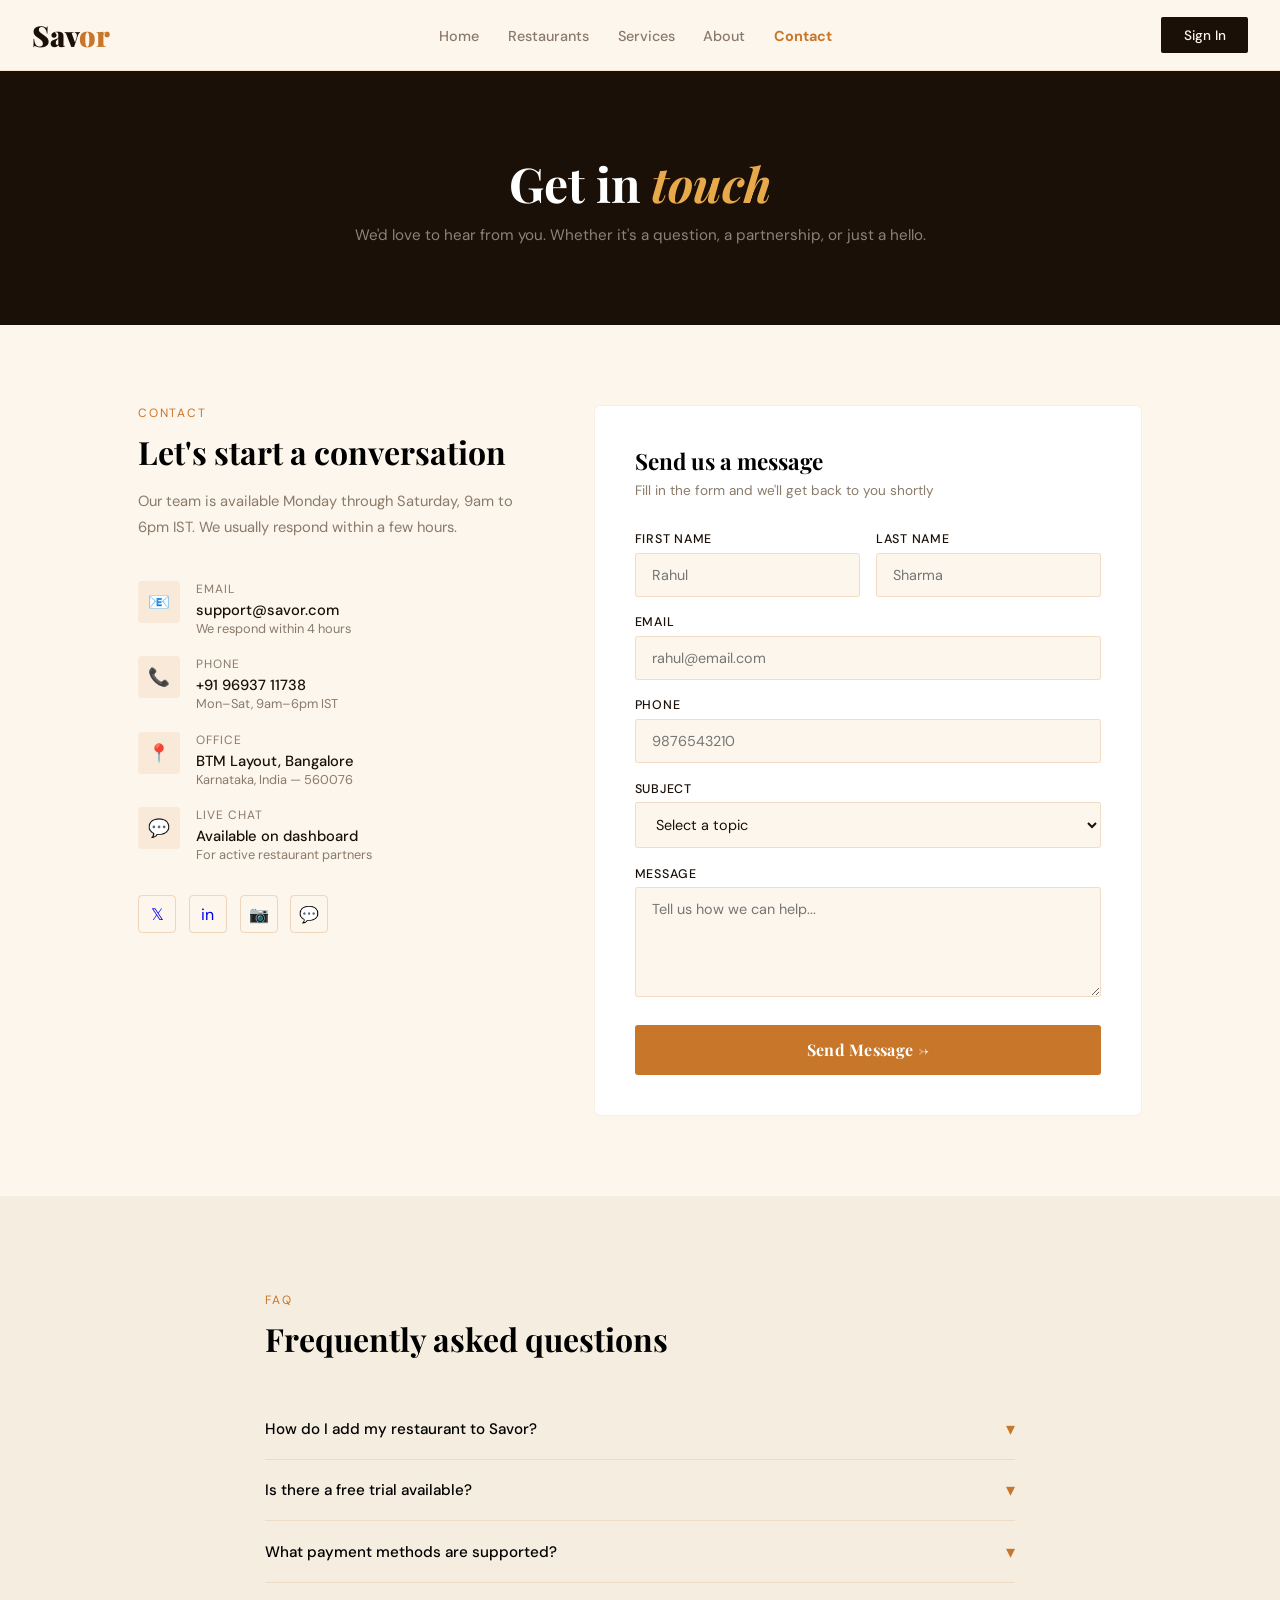
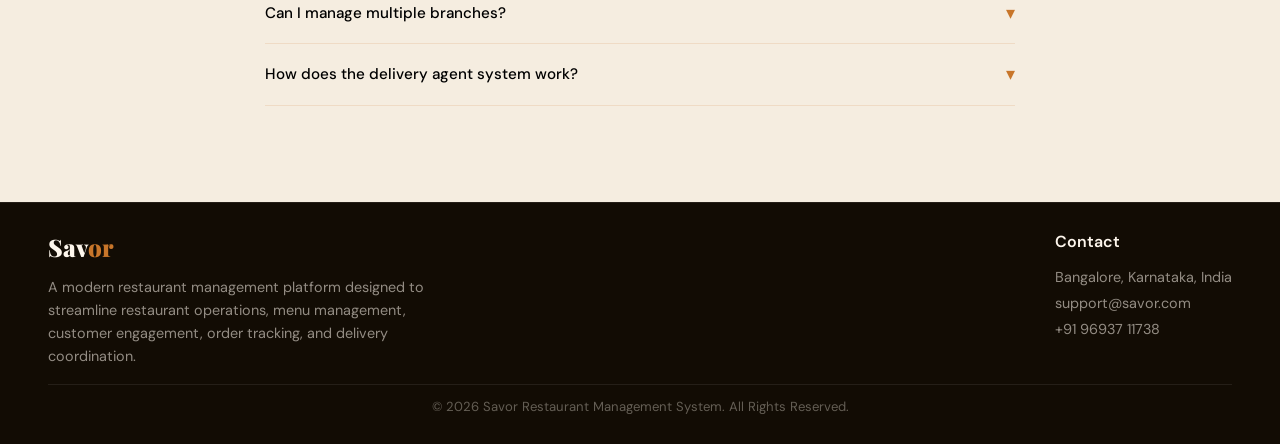
<file: restaurant/src/main/resources/static/contact.html>
<!DOCTYPE html>
<html lang="en">
<head>
<meta charset="UTF-8">
<meta name="viewport" content="width=device-width, initial-scale=1.0">
<title>Savor — Contact Us</title>
<link href="https://fonts.googleapis.com/css2?family=Playfair+Display:wght@400;700;900&family=DM+Sans:wght@300;400;500&display=swap" rel="stylesheet">
<style>
*{margin:0;padding:0;box-sizing:border-box}
:root{--cream:#FDF6EC;--dark:#1A1008;--amber:#C8762A;--amber-light:#E8A94A;--rust:#8B3A1A;--warm-gray:#8A7A6A;--font-display:'Playfair Display',serif;--font-body:'DM Sans',sans-serif}
body{background:var(--cream);font-family:var(--font-body)}
nav{padding:1.2rem 3rem;display:flex;justify-content:space-between;align-items:center;background:rgba(253,246,236,0.95);border-bottom:1px solid rgba(200,118,42,0.15);position:sticky;top:0;z-index:10;backdrop-filter:blur(12px)}
.nav-logo{font-family:var(--font-display);font-size:1.6rem;font-weight:900;color:var(--dark);text-decoration:none}
.nav-logo span{color:var(--amber)}
.nav-links{display:flex;gap:2rem;list-style:none}
.nav-links a{text-decoration:none;color:var(--warm-gray);font-size:0.9rem;font-weight:500;letter-spacing:0.04em;text-transform:uppercase;transition:color 0.2s}
.nav-links a:hover,.nav-links a.active{color:var(--amber)}
.hero{background:var(--dark);padding:5rem 3rem;text-align:center}
.hero h1{font-family:var(--font-display);font-size:3rem;color:white;margin-bottom:0.6rem}
.hero h1 em{color:var(--amber-light);font-style:italic}
.hero p{color:rgba(253,246,236,0.5);font-size:0.95rem}
.main{max-width:1100px;margin:5rem auto;padding:0 3rem;display:grid;grid-template-columns:1fr 1.4fr;gap:4rem;align-items:start}
.contact-info{}
.tag{font-size:0.75rem;text-transform:uppercase;letter-spacing:0.15em;color:var(--amber);margin-bottom:0.8rem}
.title{font-family:var(--font-display);font-size:2rem;font-weight:700;margin-bottom:1rem;line-height:1.2}
.desc{color:var(--warm-gray);line-height:1.8;font-size:0.92rem;margin-bottom:2.5rem}
.contact-items{display:flex;flex-direction:column;gap:1.2rem}
.c-item{display:flex;gap:1rem;align-items:flex-start}
.c-icon{width:42px;height:42px;background:rgba(200,118,42,0.1);border-radius:4px;display:flex;align-items:center;justify-content:center;font-size:1.1rem;flex-shrink:0}
.c-label{font-size:0.75rem;text-transform:uppercase;letter-spacing:0.08em;color:var(--warm-gray);margin-bottom:0.2rem}
.c-value{font-weight:500;font-size:0.92rem;color:var(--dark)}
.c-sub{font-size:0.8rem;color:var(--warm-gray)}
.social-row{display:flex;gap:0.8rem;margin-top:2rem}
.soc-btn{width:38px;height:38px;border:1.5px solid rgba(200,118,42,0.25);border-radius:4px;display:flex;align-items:center;justify-content:center;font-size:1rem;cursor:pointer;transition:all 0.2s;text-decoration:none}
.soc-btn:hover{background:var(--amber);border-color:var(--amber)}
.contact-form{background:white;border-radius:6px;padding:2.5rem;border:1px solid rgba(200,118,42,0.12)}
.form-title{font-family:var(--font-display);font-size:1.4rem;font-weight:700;margin-bottom:0.4rem}
.form-sub{color:var(--warm-gray);font-size:0.85rem;margin-bottom:2rem}
.form-group{margin-bottom:1.1rem}
.form-group label{display:block;font-size:0.78rem;font-weight:500;text-transform:uppercase;letter-spacing:0.06em;margin-bottom:0.35rem;color:var(--dark)}
.form-group input,.form-group select,.form-group textarea{width:100%;padding:0.75rem 1rem;border:1.5px solid rgba(200,118,42,0.2);border-radius:3px;font-family:var(--font-body);font-size:0.9rem;color:var(--dark);outline:none;background:var(--cream);transition:border-color 0.2s}
.form-group input:focus,.form-group select:focus,.form-group textarea:focus{border-color:var(--amber);background:white}
.form-group textarea{resize:vertical;min-height:110px}
.form-row{display:grid;grid-template-columns:1fr 1fr;gap:1rem}
.btn-send{width:100%;padding:0.9rem;background:var(--amber);color:white;border:none;border-radius:3px;cursor:pointer;font-family:var(--font-display);font-size:1rem;font-weight:700;transition:background 0.2s;margin-top:0.3rem;letter-spacing:0.02em}
.btn-send:hover{background:var(--rust)}
.resp{margin-top:1rem;padding:0.75rem 1rem;border-radius:3px;font-size:0.85rem;display:none}
.resp.s{background:#F0FDF4;border:1px solid #BBF7D0;color:#166534}
.resp.e{background:#FEF2F2;border:1px solid #FECACA;color:#991B1B}
.faq{padding:6rem 3rem;background:#F5EDE0}
.faq-inner{max-width:750px;margin:0 auto}
.faq-list{margin-top:2.5rem;display:flex;flex-direction:column;gap:0}
.faq-item{border-bottom:1px solid rgba(200,118,42,0.15)}
.faq-q{padding:1.2rem 0;cursor:pointer;display:flex;justify-content:space-between;align-items:center;font-weight:500;font-size:0.95rem;user-select:none}
.faq-arrow{color:var(--amber);transition:transform 0.3s;font-size:1.1rem}
.faq-a{font-size:0.88rem;color:var(--warm-gray);line-height:1.8;max-height:0;overflow:hidden;transition:max-height 0.3s,padding 0.3s}
.faq-item.open .faq-a{max-height:200px;padding-bottom:1rem}
.faq-item.open .faq-arrow{transform:rotate(180deg)}
</style>
</head>
<body>

<div id="nav-placeholder"></div>

<div class="hero">
  <h1>Get in <em>touch</em></h1>
  <p>We'd love to hear from you. Whether it's a question, a partnership, or just a hello.</p>
</div>

<div class="main">
  <div class="contact-info">
    <div class="tag">Contact</div>
    <h2 class="title">Let's start a conversation</h2>
    <p class="desc">Our team is available Monday through Saturday, 9am to 6pm IST. We usually respond within a few hours.</p>
    <div class="contact-items">
      <div class="c-item">
        <div class="c-icon">📧</div>
        <div><div class="c-label">Email</div><div class="c-value">support@savor.com</div><div class="c-sub">We respond within 4 hours</div></div>
      </div>
      <div class="c-item">
        <div class="c-icon">📞</div>
        <div><div class="c-label">Phone</div><div class="c-value">+91 96937 11738</div><div class="c-sub">Mon–Sat, 9am–6pm IST</div></div>
      </div>
      <div class="c-item">
        <div class="c-icon">📍</div>
        <div><div class="c-label">Office</div><div class="c-value">BTM Layout, Bangalore</div><div class="c-sub">Karnataka, India — 560076</div></div>
      </div>
      <div class="c-item">
        <div class="c-icon">💬</div>
        <div><div class="c-label">Live Chat</div><div class="c-value">Available on dashboard</div><div class="c-sub">For active restaurant partners</div></div>
      </div>
    </div>
    <div class="social-row">
      <a class="soc-btn" href="https://x.com/PrabhatRan65842" title="Twitter">𝕏</a>
      <a class="soc-btn" href="https://www.linkedin.com/in/prabhat-ranjan-29801422a?utm_source=share_via&utm_content=profile&utm_medium=member_android" title="LinkedIn">in</a>
      <a class="soc-btn" href="https://www.instagram.com/prabhat_ranjan2811?igsh=MTA4N2VuY25pZzlmZQ==" title="Instagram">📷</a>
      <a class="soc-btn" href="https://whatsapp.com/channel/0029VbDABUI7z4kp8a4Gkk0z" title="WhatsApp">💬</a>
    </div>
  </div>

  <div class="contact-form">
    <div class="form-title">Send us a message</div>
    <div class="form-sub">Fill in the form and we'll get back to you shortly</div>
    <div class="form-row">
      <div class="form-group"><label>First Name</label><input id="c-fname" placeholder="Rahul"></div>
      <div class="form-group"><label>Last Name</label><input id="c-lname" placeholder="Sharma"></div>
    </div>
    <div class="form-group"><label>Email</label><input id="c-email" type="email" placeholder="rahul@email.com"></div>
    <div class="form-group"><label>Phone</label><input id="c-phone" placeholder="9876543210"></div>
    <div class="form-group">
      <label>Subject</label>
      <select id="c-subject">
        <option value="">Select a topic</option>
        <option>General Inquiry</option>
        <option>Restaurant Onboarding</option>
        <option>Technical Support</option>
        <option>Billing & Pricing</option>
        <option>Partnership</option>
        <option>Other</option>
      </select>
    </div>
    <div class="form-group"><label>Message</label><textarea id="c-message" placeholder="Tell us how we can help..."></textarea></div>
    <button class="btn-send" onclick="sendMessage()">Send Message →</button>
    <div class="resp" id="c-resp"></div>
  </div>
</div>

<div class="faq">
  <div class="faq-inner">
    <div class="tag">FAQ</div>
    <h2 class="title" style="font-family:'Playfair Display',serif;font-size:2rem;font-weight:700;margin-bottom:0.5rem">Frequently asked questions</h2>
    <div class="faq-list">
      <div class="faq-item">
        <div class="faq-q" onclick="toggleFaq(this)">How do I add my restaurant to Savor? <span class="faq-arrow">▾</span></div>
        <div class="faq-a">Register with the Restaurant Admin role, then use the Add Restaurant form. Your restaurant goes live immediately and you can start adding menu categories and items right away.</div>
      </div>
      <div class="faq-item">
        <div class="faq-q" onclick="toggleFaq(this)">Is there a free trial available? <span class="faq-arrow">▾</span></div>
        <div class="faq-a">Yes! Our Starter plan is completely free forever with up to 50 menu items. The Pro plan comes with a 30-day free trial — no credit card required.</div>
      </div>
      <div class="faq-item">
        <div class="faq-q" onclick="toggleFaq(this)">What payment methods are supported? <span class="faq-arrow">▾</span></div>
        <div class="faq-a">We support UPI, Credit Card, Debit Card, Net Banking, and Cash on Delivery. Payment status is automatically tracked and synced with every order.</div>
      </div>
      <div class="faq-item">
        <div class="faq-q" onclick="toggleFaq(this)">Can I manage multiple branches? <span class="faq-arrow">▾</span></div>
        <div class="faq-a">Multi-branch management is available on the Enterprise plan. Each branch gets its own menu, orders, and delivery agents while sharing a central admin dashboard.</div>
      </div>
      <div class="faq-item">
        <div class="faq-q" onclick="toggleFaq(this)">How does the delivery agent system work? <span class="faq-arrow">▾</span></div>
        <div class="faq-a">Register delivery agents with their vehicle numbers. When an order is ready, assign an available agent. The system prevents assignment of unavailable agents automatically. The agent's availability updates after each delivery.</div>
      </div>
    </div>
  </div>
</div>


 <script src="shared.js"></script>
 
<script>
function toggleFaq(el) {
  const item = el.parentElement;
  item.classList.toggle('open');
}

function sendMessage() {
  const fname = document.getElementById('c-fname').value;
  const email = document.getElementById('c-email').value;
  const subject = document.getElementById('c-subject').value;
  const message = document.getElementById('c-message').value;
  const resp = document.getElementById('c-resp');

  if (!fname || !email || !subject || !message) {
    resp.textContent = 'Please fill in all required fields.';
    resp.className = 'resp e';
    resp.style.display = 'block';
    return;
  }

  // Simulate sending (no backend endpoint for contact form)
  resp.textContent = '✓ Message sent! We\'ll get back to you within 4 hours.';
  resp.className = 'resp s';
  resp.style.display = 'block';

  // Clear form
  ['c-fname','c-lname','c-email','c-phone','c-message'].forEach(id => document.getElementById(id).value = '');
  document.getElementById('c-subject').selectedIndex = 0;
}
</script>


	<script>
  document.body.insertAdjacentHTML('afterbegin', getNav('contact.html'));  
  document.body.insertAdjacentHTML('beforeend', getFooter());
  renderNavUser();  
</script>
	
	<div id="footer-placeholder"></div>
</body>
</html>
</file>
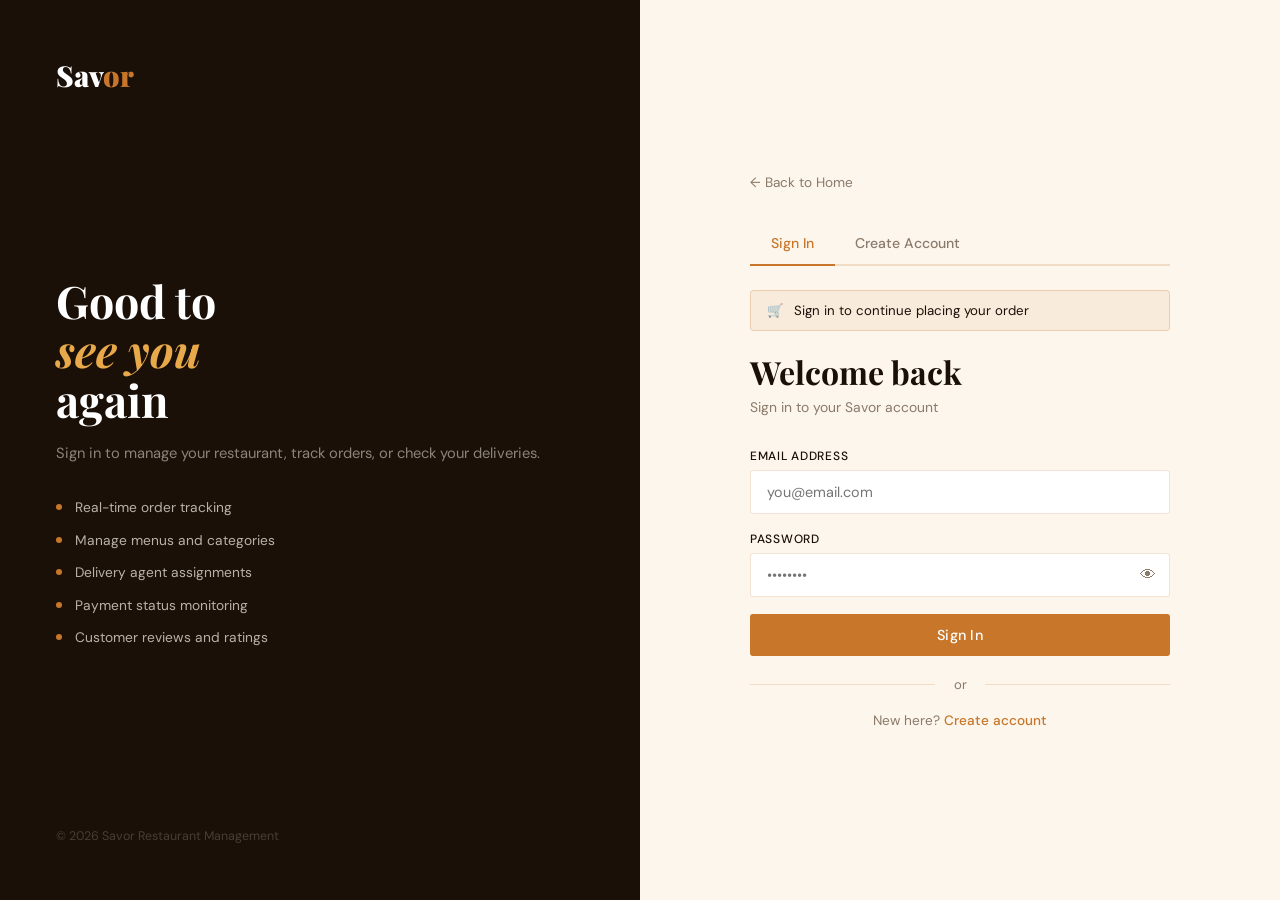
<file: restaurant/src/main/resources/static/login.html>
<!DOCTYPE html>
<html lang="en">
<head>
<meta charset="UTF-8">
<meta name="viewport" content="width=device-width, initial-scale=1.0">
<title>Savor — Sign In</title>
<link href="https://fonts.googleapis.com/css2?family=Playfair+Display:wght@400;700;900&family=DM+Sans:wght@300;400;500&display=swap" rel="stylesheet">
<link rel="stylesheet" href="style.css">
<style>
body { display: grid; grid-template-columns: 1fr 1fr; min-height: 100vh; }
.left { background: var(--dark); padding: 3.5rem; display: flex; flex-direction: column; justify-content: space-between; }
.left-logo { font-family: var(--font-display); font-size: 1.8rem; font-weight: 900; color: white; }
.left-logo span { color: var(--amber); }
.left-mid h2 { font-family: var(--font-display); font-size: 2.8rem; color: white; line-height: 1.1; margin-bottom: 1rem; }
.left-mid h2 em { color: var(--amber-light); font-style: italic; display: block; }
.left-mid p { color: rgba(253,246,236,0.5); line-height: 1.8; font-size: 0.92rem; margin-bottom: 2rem; }
.left-features { display: flex; flex-direction: column; gap: 0.9rem; }
.lf { display: flex; align-items: center; gap: 0.8rem; color: rgba(253,246,236,0.7); font-size: 0.86rem; }
.lf-dot { width: 6px; height: 6px; border-radius: 50%; background: var(--amber); flex-shrink: 0; }
.left-foot { color: rgba(253,246,236,0.2); font-size: 0.78rem; }
.right { padding: 3.5rem; display: flex; align-items: center; justify-content: center; overflow-y: auto; }
.form-box { width: 100%; max-width: 420px; }
.back-link { display: inline-flex; align-items: center; gap: 0.4rem; color: var(--warm-gray); text-decoration: none; font-size: 0.85rem; margin-bottom: 2rem; transition: color 0.2s; }
.back-link:hover { color: var(--amber); }
.form-title { font-family: var(--font-display); font-size: 2rem; font-weight: 700; margin-bottom: 0.3rem; }
.form-sub { color: var(--warm-gray); font-size: 0.87rem; margin-bottom: 2rem; }
.role-selector { display: grid; grid-template-columns: repeat(3, 1fr); gap: 0.5rem; margin-bottom: 1.2rem; }
.role-btn { padding: 0.55rem 0.4rem; border: 1.5px solid var(--border); border-radius: 3px; background: white; cursor: pointer; font-family: var(--font-body); font-size: 0.78rem; color: var(--warm-gray); text-align: center; transition: all 0.2s; }
.role-btn.active { border-color: var(--amber); color: var(--amber); background: rgba(200,118,42,0.06); font-weight: 500; }
.pw-wrap { position: relative; }
.pw-wrap input { padding-right: 2.8rem; }
.pw-toggle { position: absolute; right: 0.9rem; top: 50%; transform: translateY(-50%); background: none; border: none; cursor: pointer; color: var(--warm-gray); font-size: 1rem; }

/* Returning-to-cart notice */
.cart-notice {
  display: none;
  background: rgba(200,118,42,0.08); border: 1.5px solid rgba(200,118,42,0.25);
  border-radius: 4px; padding: 0.7rem 1rem; margin-bottom: 1.2rem;
  font-size: 0.83rem; color: var(--dark); display: flex; align-items: center; gap: 0.6rem;
}
.cart-notice.show { display: flex; }
</style>
</head>
<body>

<div class="left">
  <div class="left-logo">Sav<span>or</span></div>
  <div class="left-mid">
    <h2>Good to <em>see you</em> again</h2>
    <p>Sign in to manage your restaurant, track orders, or check your deliveries.</p>
    <div class="left-features">
      <div class="lf"><div class="lf-dot"></div>Real-time order tracking</div>
      <div class="lf"><div class="lf-dot"></div>Manage menus and categories</div>
      <div class="lf"><div class="lf-dot"></div>Delivery agent assignments</div>
      <div class="lf"><div class="lf-dot"></div>Payment status monitoring</div>
      <div class="lf"><div class="lf-dot"></div>Customer reviews and ratings</div>
    </div>
  </div>
  <div class="left-foot">© 2026 Savor Restaurant Management</div>
</div>

<div class="right">
  <div class="form-box">
    <a href="index.html" class="back-link">← Back to Home</a>

    <div class="tabs">
      <div class="tab active">Sign In</div>
      <div class="tab">
        <a href="register.html" style="text-decoration:none;color:inherit">Create Account</a>
      </div>
    </div>

    <!-- Cart-restore notice (shown when user came from menu/order page) -->
    <div class="cart-notice" id="cart-notice">
      🛒 <span id="cart-notice-text">Sign in to continue placing your order</span>
    </div>

    <!-- LOGIN PANEL -->
    <div class="tab-panel active" id="panel-login">
      <div class="form-title">Welcome back</div>
      <div class="form-sub">Sign in to your Savor account</div>

      <div class="form-group">
        <label>Email Address</label>
        <input type="email" id="l-email" placeholder="you@email.com" autocomplete="email">
      </div>
      <div class="form-group">
        <label>Password</label>
        <div class="pw-wrap">
          <input type="password" id="l-password" placeholder="••••••••" autocomplete="current-password">
          <button class="pw-toggle" onclick="togglePw('l-password')">👁</button>
        </div>
      </div>

      <button class="btn btn-primary btn-full" onclick="doLogin()" id="login-btn">Sign In</button>
      <div class="alert" id="login-alert"></div>

      <div class="divider">or</div>
      <div style="text-align:center;font-size:0.85rem;color:var(--warm-gray)">
        New here?
        <a href="register.html" style="color:var(--amber);text-decoration:none;font-weight:500">Create account</a>
      </div>
    </div>
  </div>
</div>

<script src="shared.js"></script>
<script>
// ── Redirect if already logged in ──
if (getUser()) {
  const user = getUser();
  const pendingRedirect = sessionStorage.getItem('savor_redirect_after_login');
  if (pendingRedirect) {
    window.location.href = pendingRedirect;
  } else if (user.role === 'RESTAURANT_ADMIN' || user.role === 'ADMIN') {
    window.location.href = 'admin.html';
  } else {
    window.location.href = 'restaurants.html';
  }
}

// ── Show cart-restore notice if we have a pending cart ──
(function() {
  const pendingCart = sessionStorage.getItem('savor_pending_cart');
  const pendingRedirect = sessionStorage.getItem('savor_redirect_after_login');
  if (pendingCart && pendingRedirect) {
    try {
      const cart = JSON.parse(pendingCart);
      const itemCount = Object.values(cart).reduce((s, i) => s + i.qty, 0);
      if (itemCount > 0) {
        const notice = document.getElementById('cart-notice');
        document.getElementById('cart-notice-text').textContent =
          `You have ${itemCount} item${itemCount > 1 ? 's' : ''} in your cart — sign in to complete your order`;
        notice.classList.add('show');
      }
    } catch {}
  }
})();

function togglePw(id) {
  const inp = document.getElementById(id);
  inp.type = inp.type === 'password' ? 'text' : 'password';
}

function showAlert(id, msg, type) {
  const el = document.getElementById(id);
  el.textContent = msg;
  el.className = 'alert show alert-' + type;
}

function setLoading(btnId, loading, text) {
  const btn = document.getElementById(btnId);
  btn.disabled = loading;
  btn.innerHTML = loading
    ? '<span class="spinner" style="width:18px;height:18px;border-width:2px"></span>'
    : text;
}

async function doLogin() {
  const email    = document.getElementById('l-email').value.trim();
  const password = document.getElementById('l-password').value;

  if (!email || !password) {
    showAlert('login-alert', 'Please fill in all fields.', 'error'); return;
  }
  if (!email.includes('@')) {
    showAlert('login-alert', 'Please enter a valid email.', 'error'); return;
  }

  setLoading('login-btn', true, 'Sign In');

  try {
    const res = await fetch(`${BASE}/api/auth/login`, {
      method: 'POST',
      headers: { 'Content-Type': 'application/json' },
      body: JSON.stringify({ email, password })
    });

    const data = await res.json();

    if (data.success) {
      setUser(data.data);
      showAlert('login-alert', '✓ Login successful! Redirecting...', 'success');

      setTimeout(() => {
        const role = data.data.role;
        // Check for a pending redirect (came from menu/order page)
        const pendingRedirect = sessionStorage.getItem('savor_redirect_after_login');
        sessionStorage.removeItem('savor_redirect_after_login');
        // Note: savor_pending_cart stays — menu/order.html will consume it

        if (pendingRedirect) {
          // Go back to the exact page they were on (cart will be restored there)
          window.location.href = pendingRedirect;
        } else if (role === 'RESTAURANT_ADMIN' || role === 'ADMIN') {
          window.location.href = 'admin.html';
        } else {
          window.location.href = 'restaurants.html';
        }
      }, 600);

    } else {
      showAlert('login-alert', data.message || 'Login failed.', 'error');
      setLoading('login-btn', false, 'Sign In');
    }

  } catch (err) {
    console.error('Login error:', err);
    showAlert('login-alert', 'Cannot connect to server. Is the backend running?', 'error');
    setLoading('login-btn', false, 'Sign In');
  }
}

// Allow Enter key to submit
document.addEventListener('keydown', e => {
  if (e.key === 'Enter') doLogin();
});
</script>
</body>
</html>
</file>
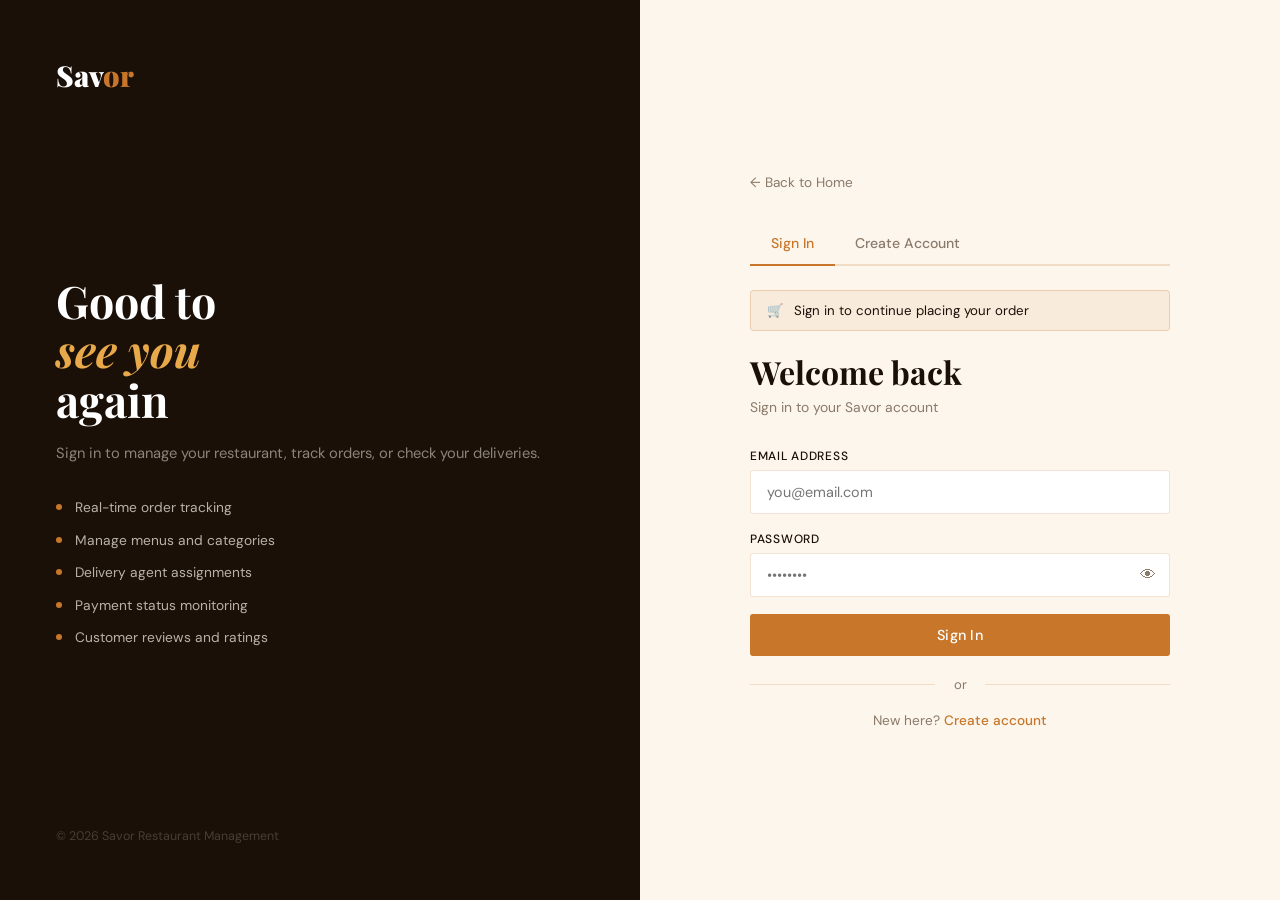
<file: restaurant/src/main/resources/static/menu-management.html>
<!DOCTYPE html>
<html lang="en">
<head>
<meta charset="UTF-8">
<meta name="viewport" content="width=device-width, initial-scale=1.0">
<title>Savor — Menu Management</title>
<link href="https://fonts.googleapis.com/css2?family=Playfair+Display:wght@400;700;900&family=DM+Sans:wght@300;400;500&display=swap" rel="stylesheet">
<link rel="stylesheet" href="style.css">
<style>

/* ── Layout ── */
body { background: #EDE5D8; }
.page-wrap { max-width: 1200px; margin: 0 auto; padding: 2rem 2rem 4rem; }

/* ── Top bar ── */
.top-bar {
  display: flex; justify-content: space-between; align-items: flex-start;
  margin-bottom: 2rem; gap: 1rem; flex-wrap: wrap;
}
.top-bar-left h1 {
  font-family: var(--font-display); font-size: 2rem; font-weight: 700; margin-bottom: 0.2rem;
}
.top-bar-left p { color: var(--warm-gray); font-size: 0.88rem; }
.top-bar-right { display: flex; gap: 0.7rem; flex-wrap: wrap; }

/* ── Restaurant selector card ── */
.selector-card {
  background: var(--dark); border-radius: 8px; padding: 1.8rem 2rem;
  margin-bottom: 2rem; display: flex; align-items: center; gap: 1.5rem;
  flex-wrap: wrap;
}
.selector-card label {
  color: rgba(253,246,236,0.55); font-size: 0.75rem;
  text-transform: uppercase; letter-spacing: 0.1em; margin-bottom: 0.4rem; display: block;
}
.selector-card input {
  padding: 0.65rem 1rem; border: 1.5px solid rgba(200,118,42,0.35);
  border-radius: 4px; font-family: var(--font-body); font-size: 0.9rem;
  background: rgba(255,255,255,0.06); color: white; outline: none; width: 180px;
  transition: border-color 0.2s;
}
.selector-card input:focus { border-color: var(--amber); }
.selector-card input::placeholder { color: rgba(255,255,255,0.25); }
.rest-info { flex: 1; }
.rest-info-name {
  font-family: var(--font-display); font-size: 1.3rem; color: white;
  font-weight: 700; margin-bottom: 0.2rem;
}
.rest-info-meta { color: rgba(253,246,236,0.45); font-size: 0.82rem; display: flex; gap: 1rem; }

/* ── Stats row ── */
.stats-row { display: grid; grid-template-columns: repeat(4,1fr); gap: 1rem; margin-bottom: 2rem; }
.stat-box {
  background: white; border-radius: 6px; padding: 1.2rem 1.4rem;
  border: 1px solid rgba(200,118,42,0.1);
}
.stat-box-lbl { font-size: 0.7rem; text-transform: uppercase; letter-spacing: 0.1em; color: var(--warm-gray); margin-bottom: 0.4rem; }
.stat-box-val { font-family: var(--font-display); font-size: 1.8rem; font-weight: 700; color: var(--dark); }
.stat-box-val.amber { color: var(--amber); }

/* ── Two-column layout ── */
.content-grid { display: grid; grid-template-columns: 260px 1fr; gap: 1.5rem; align-items: start; }

/* ── Categories sidebar ── */
.cat-sidebar { background: white; border-radius: 8px; border: 1px solid rgba(200,118,42,0.1); overflow: hidden; }
.cat-sidebar-header {
  padding: 1rem 1.2rem; border-bottom: 1px solid rgba(200,118,42,0.1);
  display: flex; justify-content: space-between; align-items: center;
}
.cat-sidebar-title { font-family: var(--font-display); font-size: 0.95rem; font-weight: 700; }
.cat-list { padding: 0.5rem 0; }
.cat-item {
  display: flex; justify-content: space-between; align-items: center;
  padding: 0.65rem 1.2rem; cursor: pointer; transition: background 0.15s;
  border-left: 3px solid transparent;
}
.cat-item:hover { background: rgba(200,118,42,0.05); }
.cat-item.active {
  background: rgba(200,118,42,0.08); border-left-color: var(--amber); color: var(--amber);
}
.cat-item-name { font-size: 0.88rem; font-weight: 500; }
.cat-item-count {
  font-size: 0.72rem; background: rgba(200,118,42,0.12); color: var(--amber);
  padding: 0.1rem 0.5rem; border-radius: 10px;
}
.cat-item.active .cat-item-count { background: var(--amber); color: white; }
.cat-empty { padding: 1.5rem; text-align: center; color: var(--warm-gray); font-size: 0.82rem; }

/* ── Add category inline form ── */
.cat-add-form {
  padding: 0.8rem 1rem; border-top: 1px solid rgba(200,118,42,0.1);
  display: flex; gap: 0.5rem;
}
.cat-add-form input {
  flex: 1; padding: 0.5rem 0.7rem; border: 1.5px solid rgba(200,118,42,0.2);
  border-radius: 3px; font-family: var(--font-body); font-size: 0.82rem; outline: none;
}
.cat-add-form input:focus { border-color: var(--amber); }
.cat-add-form button {
  padding: 0.5rem 0.8rem; background: var(--amber); color: white; border: none;
  border-radius: 3px; cursor: pointer; font-size: 0.82rem; font-family: var(--font-body);
  white-space: nowrap; transition: background 0.2s;
}
.cat-add-form button:hover { background: var(--rust); }

/* ── Menu items panel ── */
.menu-panel { background: white; border-radius: 8px; border: 1px solid rgba(200,118,42,0.1); overflow: hidden; }
.menu-panel-header {
  padding: 1rem 1.5rem; border-bottom: 1px solid rgba(200,118,42,0.1);
  display: flex; justify-content: space-between; align-items: center; gap: 1rem;
  flex-wrap: wrap;
}
.menu-panel-title { font-family: var(--font-display); font-size: 1rem; font-weight: 700; }
.menu-panel-actions { display: flex; gap: 0.6rem; align-items: center; }
.search-input {
  padding: 0.45rem 0.8rem; border: 1.5px solid var(--border); border-radius: 3px;
  font-family: var(--font-body); font-size: 0.83rem; outline: none; width: 200px;
  transition: border-color 0.2s;
}
.search-input:focus { border-color: var(--amber); }

/* ── Menu items grid ── */
.menu-items-grid {
  display: grid; grid-template-columns: repeat(auto-fill, minmax(280px, 1fr));
  gap: 1rem; padding: 1.2rem;
}
.menu-item-card {
  border: 1.5px solid rgba(200,118,42,0.1); border-radius: 6px; overflow: hidden;
  transition: border-color 0.2s, transform 0.2s, box-shadow 0.2s;
}
.menu-item-card:hover {
  border-color: rgba(200,118,42,0.3); transform: translateY(-2px);
  box-shadow: 0 6px 20px rgba(26,16,8,0.08);
}
.menu-item-card.unavailable { opacity: 0.65; }
.mic-header {
  background: linear-gradient(135deg, #2A1A0A, #4A2A10);
  height: 80px; display: flex; align-items: center; justify-content: center;
  font-size: 2rem; position: relative;
}
.mic-avail-dot {
  position: absolute; top: 8px; right: 8px; width: 10px; height: 10px;
  border-radius: 50%; background: #4ade80; border: 2px solid rgba(255,255,255,0.3);
}
.mic-avail-dot.off { background: #ef4444; }
.mic-body { padding: 1rem; }
.mic-name { font-weight: 600; font-size: 0.93rem; margin-bottom: 0.2rem; }
.mic-desc { color: var(--warm-gray); font-size: 0.78rem; line-height: 1.5; margin-bottom: 0.6rem; min-height: 2.4em; }
.mic-price { color: var(--amber); font-weight: 700; font-size: 1.05rem; margin-bottom: 0.8rem; }
.mic-footer {
  display: flex; gap: 0.5rem; padding: 0.8rem 1rem;
  border-top: 1px solid rgba(200,118,42,0.08); background: rgba(200,118,42,0.02);
}

/* ── Add item form panel (inline) ── */
.add-item-panel {
  border: 1.5px dashed rgba(200,118,42,0.3); border-radius: 6px; padding: 1.5rem;
  margin: 0 1.2rem 1.2rem; display: none;
  background: rgba(200,118,42,0.03);
}
.add-item-panel.open { display: block; }
.add-item-title {
  font-family: var(--font-display); font-size: 1rem; font-weight: 700;
  margin-bottom: 1.2rem; display: flex; justify-content: space-between; align-items: center;
}
.add-item-grid { display: grid; grid-template-columns: 1fr 1fr; gap: 1rem; }
.add-item-grid .full { grid-column: 1 / -1; }

/* ── Empty state ── */
.empty-panel {
  text-align: center; padding: 3.5rem 2rem; color: var(--warm-gray);
}
.empty-panel .ep-icon { font-size: 3rem; margin-bottom: 0.8rem; }
.empty-panel .ep-title {
  font-family: var(--font-display); font-size: 1.1rem; color: var(--dark);
  margin-bottom: 0.4rem;
}
.empty-panel .ep-sub { font-size: 0.85rem; line-height: 1.6; }

/* ── Toggle switch ── */
.toggle-wrap { display: flex; align-items: center; gap: 0.6rem; }
.toggle {
  width: 38px; height: 20px; border-radius: 10px; background: #D1D5DB;
  position: relative; cursor: pointer; transition: background 0.2s; border: none;
  flex-shrink: 0;
}
.toggle.on { background: var(--amber); }
.toggle::after {
  content: ''; position: absolute; width: 14px; height: 14px; border-radius: 50%;
  background: white; top: 3px; left: 3px; transition: left 0.2s;
  box-shadow: 0 1px 3px rgba(0,0,0,0.2);
}
.toggle.on::after { left: 21px; }

/* ── Modal overrides ── */
.modal { max-width: 520px; }
.modal-grid { display: grid; grid-template-columns: 1fr 1fr; gap: 1rem; }
.modal-grid .full { grid-column: 1 / -1; }

/* ── Loading skeleton ── */
.skeleton {
  background: linear-gradient(90deg, #f0e8e0 25%, #e8ddd5 50%, #f0e8e0 75%);
  background-size: 200% 100%;
  animation: shimmer 1.2s infinite;
  border-radius: 4px;
}
@keyframes shimmer { 0% { background-position: 200% 0; } 100% { background-position: -200% 0; } }
.skel-card { height: 200px; border-radius: 6px; }

/* ── Breadcrumb ── */
.breadcrumb {
  display: flex; align-items: center; gap: 0.5rem;
  font-size: 0.82rem; color: var(--warm-gray); margin-bottom: 1.5rem;
}
.breadcrumb a { color: var(--amber); text-decoration: none; }
.breadcrumb a:hover { text-decoration: underline; }
.breadcrumb-sep { opacity: 0.4; }

/* ── View toggle ── */
.view-toggle { display: flex; border: 1.5px solid var(--border); border-radius: 3px; overflow: hidden; }
.vt-btn {
  padding: 0.35rem 0.7rem; border: none; background: transparent; cursor: pointer;
  font-size: 0.9rem; color: var(--warm-gray); transition: all 0.2s;
}
.vt-btn.active { background: var(--amber); color: white; }

</style>
</head>
<body>

<!-- NAV -->
<nav style="position:sticky;top:0;z-index:100;padding:1.1rem 2.5rem;display:flex;justify-content:space-between;align-items:center;background:rgba(253,246,236,0.95);backdrop-filter:blur(12px);border-bottom:1px solid rgba(200,118,42,0.15)">
  <a href="index.html" style="font-family:'Playfair Display',serif;font-size:1.5rem;font-weight:900;color:#1A1008;text-decoration:none">Sav<span style="color:#C8762A">or</span></a>
  <div style="display:flex;gap:1.5rem;align-items:center">
    <a href="restaurants.html" style="color:#8A7A6A;font-size:0.85rem;text-decoration:none">Restaurants</a>
    <a href="admin.html" style="color:#8A7A6A;font-size:0.85rem;text-decoration:none">Dashboard</a>
    <a href="orders.html" style="color:#8A7A6A;font-size:0.85rem;text-decoration:none">Orders</a>
    <div id="nav-user" style="display:flex;align-items:center;gap:0.8rem"></div>
  </div>
</nav>

<div class="page-wrap">

  <!-- BREADCRUMB -->
  <div class="breadcrumb">
    <a href="admin.html">Dashboard</a>
    <span class="breadcrumb-sep">›</span>
    <span>Menu Management</span>
  </div>

  <!-- TOP BAR -->
  <div class="top-bar">
    <div class="top-bar-left">
      <h1>Menu Management</h1>
      <p>Add, edit and organise menu items for your restaurant</p>
    </div>
    <div class="top-bar-right">
      <button class="btn btn-outline-amber btn-sm" onclick="refreshAll()">↻ Refresh</button>
      <button class="btn btn-primary btn-sm" onclick="toggleAddItemPanel()" id="add-item-toggle-btn">+ Add Menu Item</button>
    </div>
  </div>

  <!-- RESTAURANT SELECTOR -->
  <div class="selector-card">
    <div>
      <label>Restaurant ID</label>
      <div style="display:flex;gap:0.6rem;align-items:center">
        <input type="number" id="rest-id-input" placeholder="e.g. 1" min="1" onkeydown="if(event.key==='Enter')loadRestaurant()">
        <button class="btn btn-primary btn-sm" onclick="loadRestaurant()">Load</button>
      </div>
    </div>
    <div class="rest-info" id="rest-info" style="display:none">
      <div class="rest-info-name" id="rest-info-name">—</div>
      <div class="rest-info-meta">
        <span id="rest-info-cuisine">—</span>
        <span id="rest-info-status">—</span>
        <span id="rest-info-rating">—</span>
      </div>
    </div>
    <div id="rest-not-loaded" style="color:rgba(253,246,236,0.35);font-size:0.85rem">
      Enter a restaurant ID to get started
    </div>
  </div>

  <!-- STATS -->
  <div class="stats-row" id="stats-row" style="display:none">
    <div class="stat-box"><div class="stat-box-lbl">Total Categories</div><div class="stat-box-val" id="stat-cats">0</div></div>
    <div class="stat-box"><div class="stat-box-lbl">Total Items</div><div class="stat-box-val amber" id="stat-items">0</div></div>
    <div class="stat-box"><div class="stat-box-lbl">Available Items</div><div class="stat-box-val" id="stat-avail">0</div></div>
    <div class="stat-box"><div class="stat-box-lbl">Unavailable</div><div class="stat-box-val" id="stat-unavail">0</div></div>
  </div>

  <!-- MAIN CONTENT (hidden until restaurant loaded) -->
  <div id="main-content" style="display:none">

    <!-- ADD ITEM INLINE PANEL -->
    <div class="add-item-panel" id="add-item-panel">
      <div class="add-item-title">
        <span id="add-item-title-text">Add New Menu Item</span>
        <button onclick="toggleAddItemPanel()" style="background:none;border:none;cursor:pointer;color:var(--warm-gray);font-size:1.2rem">×</button>
      </div>
      <div class="add-item-grid">
        <div class="form-group full">
          <label>Category *</label>
          <select id="f-cat" style="width:100%;padding:0.7rem 0.9rem;border:1.5px solid var(--border);border-radius:3px;font-family:var(--font-body);font-size:0.88rem;outline:none">
            <option value="">Select category...</option>
          </select>
        </div>
        <div class="form-group">
          <label>Item Name *</label>
          <input id="f-name" placeholder="e.g. Butter Chicken">
        </div>
        <div class="form-group">
          <label>Price (₹) *</label>
          <input id="f-price" type="number" placeholder="e.g. 320" min="0">
        </div>
        <div class="form-group full">
          <label>Description</label>
          <input id="f-desc" placeholder="Short description of the item">
        </div>
        <div class="form-group">
          <label>Available</label>
          <select id="f-avail" style="width:100%;padding:0.7rem 0.9rem;border:1.5px solid var(--border);border-radius:3px;font-family:var(--font-body);font-size:0.88rem;outline:none">
            <option value="true">Yes — Available</option>
            <option value="false">No — Unavailable</option>
          </select>
        </div>
      </div>
      <div style="display:flex;gap:0.8rem;margin-top:0.5rem">
        <button class="btn btn-outline btn-sm" onclick="toggleAddItemPanel()">Cancel</button>
        <button class="btn btn-primary btn-sm" onclick="saveMenuItem()" id="save-item-btn">Add Item</button>
        <button class="btn btn-dark btn-sm" onclick="saveMenuItemAndAnother()" id="save-another-btn">Add & Add Another</button>
      </div>
      <div class="alert" id="add-item-alert" style="margin-top:0.8rem"></div>
    </div>

    <!-- TWO-COLUMN LAYOUT -->
    <div class="content-grid">

      <!-- CATEGORIES SIDEBAR -->
      <div class="cat-sidebar">
        <div class="cat-sidebar-header">
          <div class="cat-sidebar-title">Categories</div>
          <button class="btn btn-primary" style="padding:0.3rem 0.7rem;font-size:0.75rem" onclick="document.getElementById('new-cat-input').focus()">+ New</button>
        </div>
        <div class="cat-list" id="cat-list">
          <div class="cat-empty">Load a restaurant first</div>
        </div>
        <div class="cat-add-form">
          <input id="new-cat-input" placeholder="Category name..." onkeydown="if(event.key==='Enter')addCategory()">
          <button onclick="addCategory()">Add</button>
        </div>
      </div>

      <!-- MENU ITEMS PANEL -->
      <div class="menu-panel">
        <div class="menu-panel-header">
          <div class="menu-panel-title" id="menu-panel-title">All Items</div>
          <div class="menu-panel-actions">
            <input class="search-input" id="search-items" placeholder="Search items..." oninput="filterItems()">
            <div class="view-toggle">
              <button class="vt-btn active" onclick="setView('grid',this)" title="Grid view">⊞</button>
              <button class="vt-btn" onclick="setView('list',this)" title="List view">☰</button>
            </div>
            <select id="avail-filter" onchange="filterItems()" style="padding:0.4rem 0.6rem;border:1.5px solid var(--border);border-radius:3px;font-size:0.82rem;font-family:var(--font-body);outline:none">
              <option value="">All</option>
              <option value="true">Available</option>
              <option value="false">Unavailable</option>
            </select>
          </div>
        </div>

        <div id="menu-items-container">
          <div class="empty-panel">
            <div class="ep-icon">📋</div>
            <div class="ep-title">No items yet</div>
            <div class="ep-sub">Select a category or load the restaurant menu</div>
          </div>
        </div>
      </div>

    </div>
  </div>

</div><!-- /page-wrap -->

<!-- EDIT ITEM MODAL -->
<div class="modal-backdrop" id="edit-modal">
  <div class="modal">
    <div class="modal-header">
      <div class="modal-title">Edit Menu Item</div>
      <button class="modal-close" onclick="closeEditModal()">×</button>
    </div>
    <input type="hidden" id="edit-item-id">
    <div class="modal-grid">
      <div class="form-group full">
        <label>Category</label>
        <select id="edit-cat" style="width:100%;padding:0.7rem 0.9rem;border:1.5px solid var(--border);border-radius:3px;font-family:var(--font-body);font-size:0.88rem;outline:none"></select>
      </div>
      <div class="form-group">
        <label>Item Name *</label>
        <input id="edit-name" placeholder="Item name">
      </div>
      <div class="form-group">
        <label>Price (₹) *</label>
        <input id="edit-price" type="number" min="0">
      </div>
      <div class="form-group full">
        <label>Description</label>
        <input id="edit-desc" placeholder="Short description">
      </div>
      <div class="form-group">
        <label>Available</label>
        <select id="edit-avail" style="width:100%;padding:0.7rem 0.9rem;border:1.5px solid var(--border);border-radius:3px;font-family:var(--font-body);font-size:0.88rem;outline:none">
          <option value="true">Yes — Available</option>
          <option value="false">No — Unavailable</option>
        </select>
      </div>
    </div>
    <div class="modal-actions">
      <button class="btn btn-outline btn-full" onclick="closeEditModal()">Cancel</button>
      <button class="btn btn-primary btn-full" onclick="updateMenuItem()" id="update-btn">Save Changes</button>
    </div>
    <div class="alert" id="edit-alert" style="margin-top:0.8rem"></div>
  </div>
</div>

<!-- DELETE CONFIRM MODAL -->
<div class="modal-backdrop" id="delete-modal">
  <div class="modal" style="max-width:380px;text-align:center">
    <div style="font-size:3rem;margin-bottom:0.8rem">🗑️</div>
    <div class="modal-title" style="margin-bottom:0.5rem">Delete Item?</div>
    <p style="color:var(--warm-gray);font-size:0.88rem;margin-bottom:1.5rem">
      "<span id="delete-item-name"></span>" will be permanently removed from the menu.
    </p>
    <div class="modal-actions">
      <button class="btn btn-outline btn-full" onclick="closeDeleteModal()">Keep Item</button>
      <button class="btn btn-primary btn-full" style="background:#ef4444" onclick="confirmDelete()" id="confirm-delete-btn">Yes, Delete</button>
    </div>
  </div>
</div>

<script src="shared.js"></script>
<script>
// ── Auth check ──
const user = getUser();
if (!user) { window.location.href = 'login.html'; }
if (user.role !== 'RESTAURANT_ADMIN' && user.role !== 'ADMIN') {
  window.location.href = 'restaurants.html';
}

// ── Nav user area ──
const navUser = document.getElementById('nav-user');
navUser.innerHTML = `
  <span style="font-size:0.83rem;color:var(--warm-gray)">Hi, ${user.name?.split(' ')[0]}</span>
  <button onclick="logout()" style="padding:0.4rem 0.9rem;border:1.5px solid rgba(200,118,42,0.3);border-radius:3px;background:transparent;color:var(--amber);cursor:pointer;font-size:0.82rem;font-family:'DM Sans',sans-serif">Logout</button>`;

// ── State ──
let currentRestaurantId = null;
let categories = [];
let allMenuItems = [];
let selectedCategoryId = null;
let pendingDeleteId = null;
let viewMode = 'grid';
const foodEmojis = ['🍛','🍜','🍕','🥘','🍱','🌮','🍣','🥗','🫕','🍲','🥙','🍔','🧆','🥞','🍗','🥩','🍝','🍛','🫔','🥪'];

// ── Load restaurant ──
async function loadRestaurant() {
  const rid = parseInt(document.getElementById('rest-id-input').value);
  if (!rid) { showToast('Please enter a restaurant ID', 'warning'); return; }

  try {
    const { ok, data } = await api('GET', '/restaurant/' + rid);
    if (!ok) { showToast(data.message || 'Restaurant not found', 'error'); return; }

    const r = data.data;
    currentRestaurantId = rid;

    document.getElementById('rest-info-name').textContent = r.name;
    document.getElementById('rest-info-cuisine').textContent = r.cuisine;
    document.getElementById('rest-info-status').innerHTML = `<span style="color:${r.isOpen?'#4ade80':'#ef4444'}">${r.isOpen ? '● Open' : '● Closed'}</span>`;
    document.getElementById('rest-info-rating').textContent = r.rating > 0 ? '★ ' + r.rating : '★ New';
    document.getElementById('rest-info').style.display = 'block';
    document.getElementById('rest-not-loaded').style.display = 'none';
    document.getElementById('stats-row').style.display = 'grid';
    document.getElementById('main-content').style.display = 'block';

    await Promise.all([loadCategories(), loadAllItems()]);
    showToast('✓ Loaded ' + r.name, 'success');
  } catch {
    showToast('Cannot connect to server. Is Spring Boot running?', 'error');
  }
}

// ── Load categories ──
async function loadCategories() {
  const list = document.getElementById('cat-list');
  list.innerHTML = '<div class="cat-empty"><div class="spinner" style="margin:0 auto 0.5rem"></div></div>';
  try {
    const { ok, data } = await api('GET', '/category/restaurant/' + currentRestaurantId);
    categories = ok ? (data.data || []) : [];
    document.getElementById('stat-cats').textContent = categories.length;
    populateCategoryDropdowns();
    renderCategoryList();
  } catch {
    list.innerHTML = '<div class="cat-empty">Failed to load categories</div>';
  }
}

function renderCategoryList() {
  const list = document.getElementById('cat-list');
  if (!categories.length) {
    list.innerHTML = '<div class="cat-empty">No categories yet.<br>Add one below.</div>';
    return;
  }
  const allCount = allMenuItems.length;
  list.innerHTML = `
    <div class="cat-item ${selectedCategoryId === null ? 'active' : ''}" onclick="selectCategory(null)">
      <span class="cat-item-name">All Items</span>
      <span class="cat-item-count">${allCount}</span>
    </div>
    ${categories.map(c => {
    	const count = allMenuItems.filter(i => i.categoryName === c.name).length;
      return `<div class="cat-item ${selectedCategoryId === c.id ? 'active' : ''}" onclick="selectCategory(${c.id},'${esc(c.name)}')">
        <span class="cat-item-name">${c.name}</span>
        <span class="cat-item-count">${count}</span>
      </div>`;
    }).join('')}`;
}

function selectCategory(id, name) {
  selectedCategoryId = id;
  document.getElementById('menu-panel-title').textContent = id === null ? 'All Items' : name;
  document.querySelectorAll('.cat-item').forEach(el => el.classList.remove('active'));
  event.currentTarget.classList.add('active');
  filterItems();
  // Set default category in add form
  if (id !== null) document.getElementById('f-cat').value = id;
}

function populateCategoryDropdowns() {
  const opts = categories.map(c => `<option value="${c.id}">${c.name}</option>`).join('');
  document.getElementById('f-cat').innerHTML = '<option value="">Select category...</option>' + opts;
  document.getElementById('edit-cat').innerHTML = opts;
}

// ── Load all menu items ──
async function loadAllItems() {
  const container = document.getElementById('menu-items-container');
  container.innerHTML = `<div class="menu-items-grid">${Array(6).fill('<div class="skeleton skel-card"></div>').join('')}</div>`;
  try {
    const { ok, data } = await api('GET', '/menu/restaurant/' + currentRestaurantId);
    allMenuItems = ok ? (data.data || []) : [];
    updateStats();
    renderCategoryList();
    filterItems();
  } catch {
    container.innerHTML = '<div class="empty-panel"><div class="ep-icon">⚠️</div><div class="ep-title">Failed to load menu</div></div>';
  }
}

function updateStats() {
  const avail = allMenuItems.filter(i => i.available).length;
  document.getElementById('stat-items').textContent = allMenuItems.length;
  document.getElementById('stat-avail').textContent = avail;
  document.getElementById('stat-unavail').textContent = allMenuItems.length - avail;
}

function filterItems() {
  const search = document.getElementById('search-items').value.toLowerCase().trim();
  const availFilter = document.getElementById('avail-filter').value;

  let items = allMenuItems;

  // Category filter
  if (selectedCategoryId !== null) {
    items = items.filter(i => {
        const cat = categories.find(c => c.id === selectedCategoryId);
        return cat && i.categoryName === cat.name;
    });
}
  // Search filter
  if (search) {
    items = items.filter(i =>
      i.name.toLowerCase().includes(search) ||
      (i.description || '').toLowerCase().includes(search)
    );
  }
  // Availability filter
  if (availFilter !== '') {
    items = items.filter(i => String(i.available) === availFilter);
  }

  renderMenuItems(items);
}

function renderMenuItems(items) {
  const container = document.getElementById('menu-items-container');
  if (!items.length) {
    container.innerHTML = `
      <div class="empty-panel">
        <div class="ep-icon">🍽️</div>
        <div class="ep-title">No items found</div>
        <div class="ep-sub">Try a different filter or add a new item</div>
        <br>
        <button class="btn btn-primary btn-sm" onclick="toggleAddItemPanel()">+ Add Item</button>
      </div>`;
    return;
  }

  if (viewMode === 'grid') {
    container.innerHTML = `<div class="menu-items-grid">${items.map(renderItemCard).join('')}</div>`;
  } else {
    container.innerHTML = `
      <div style="padding:0.5rem 0">
        <table style="width:100%">
          <thead><tr>
            <th>Name</th><th>Category</th><th>Price</th><th>Description</th><th>Available</th><th>Actions</th>
          </tr></thead>
          <tbody>${items.map(renderItemRow).join('')}</tbody>
        </table>
      </div>`;
  }
}

function renderItemCard(item) {
  const emoji = foodEmojis[item.id % foodEmojis.length];
  return `
    <div class="menu-item-card ${!item.available ? 'unavailable' : ''}">
      <div class="mic-header">
        ${emoji}
        <div class="mic-avail-dot ${item.available ? '' : 'off'}" title="${item.available ? 'Available' : 'Unavailable'}"></div>
      </div>
      <div class="mic-body">
        <div class="mic-name">${item.name}</div>
        <div class="mic-desc">${item.description || '<span style="opacity:0.4;font-style:italic">No description</span>'}</div>
        <div class="mic-price">₹${item.price}</div>
        <div style="font-size:0.72rem;color:var(--warm-gray)">
        ${item.categoryName ? `<span style="background:rgba(200,118,42,0.08);color:var(--amber);padding:0.1rem 0.4rem;border-radius:2px">${item.categoryName}</span>` : ''}
        </div>
      </div>
      <div class="mic-footer">
        <button class="btn btn-dark btn-sm" style="flex:1" onclick="openEditModal(${item.id})">✏️ Edit</button>
        <button class="btn btn-sm" style="flex:1;background:rgba(200,118,42,0.1);color:var(--amber);border:none;cursor:pointer;border-radius:3px;font-family:var(--font-body);font-size:0.8rem;font-weight:500;transition:all 0.2s" onclick="quickToggleAvailability(${item.id},${!item.available})">${item.available ? '🔴 Disable' : '🟢 Enable'}</button>
        <button class="btn btn-sm" style="background:rgba(239,68,68,0.1);color:#ef4444;border:none;cursor:pointer;border-radius:3px;font-family:var(--font-body);font-size:0.8rem;padding:0.4rem 0.6rem;transition:all 0.2s" onclick="openDeleteModal(${item.id},'${esc(item.name)}')">🗑</button>
      </div>
    </div>`;
}

function renderItemRow(item) {
  return `<tr>
    <td style="font-weight:500">${item.name}</td>
    <td><span style="background:rgba(200,118,42,0.08);color:var(--amber);padding:0.15rem 0.5rem;border-radius:2px;font-size:0.75rem">${item.categoryName || '—'}</span></td>
    <td style="color:var(--amber);font-weight:600">₹${item.price}</td>
    <td style="color:var(--warm-gray);font-size:0.82rem;max-width:200px;overflow:hidden;text-overflow:ellipsis;white-space:nowrap">${item.description || '—'}</td>
    <td><span class="badge ${item.available ? 'badge-green' : 'badge-red'}">${item.available ? 'Yes' : 'No'}</span></td>
    <td style="display:flex;gap:0.4rem">
      <button class="btn btn-dark btn-sm" onclick="openEditModal(${item.id})">Edit</button>
      <button class="btn btn-sm" style="background:rgba(200,118,42,0.1);color:var(--amber);border:none;cursor:pointer;border-radius:3px;font-family:var(--font-body);font-size:0.8rem;font-weight:500;padding:0.4rem 0.7rem" onclick="quickToggleAvailability(${item.id},${!item.available})">${item.available ? 'Disable' : 'Enable'}</button>
      <button class="btn btn-sm" style="background:rgba(239,68,68,0.1);color:#ef4444;border:none;cursor:pointer;border-radius:3px;font-family:var(--font-body);font-size:0.8rem;padding:0.4rem 0.6rem" onclick="openDeleteModal(${item.id},'${esc(item.name)}')">Delete</button>
    </td>
  </tr>`;
}

function setView(mode, btn) {
  viewMode = mode;
  document.querySelectorAll('.vt-btn').forEach(b => b.classList.remove('active'));
  btn.classList.add('active');
  filterItems();
}

// ── Add Category ──
async function addCategory() {
  const input = document.getElementById('new-cat-input');
  const name = input.value.trim();
  if (!name) { showToast('Enter a category name', 'warning'); return; }
  if (!currentRestaurantId) { showToast('Load a restaurant first', 'warning'); return; }

  try {
    const { ok, data } = await api('POST', '/category/add', { name, restaurantId: currentRestaurantId });
    if (ok) {
      input.value = '';
      showToast('✓ Category "' + name + '" added!', 'success');
      await loadCategories();
    } else {
      showToast(data.message || 'Failed to add category', 'error');
    }
  } catch {
    showToast('Server error', 'error');
  }
}

// ── Add Menu Item ──
function toggleAddItemPanel() {
  const panel = document.getElementById('add-item-panel');
  const isOpen = panel.classList.toggle('open');
  document.getElementById('add-item-toggle-btn').textContent = isOpen ? '✕ Cancel' : '+ Add Menu Item';
  if (isOpen) {
    resetAddForm();
    panel.scrollIntoView({ behavior: 'smooth', block: 'nearest' });
    setTimeout(() => document.getElementById('f-name').focus(), 300);
  }
}

function resetAddForm() {
  ['f-name','f-price','f-desc'].forEach(id => document.getElementById(id).value = '');
  document.getElementById('f-avail').value = 'true';
  document.getElementById('add-item-alert').className = 'alert';
  if (selectedCategoryId) document.getElementById('f-cat').value = selectedCategoryId;
  else document.getElementById('f-cat').value = '';
}

function validateAddForm() {
  const catId = document.getElementById('f-cat').value;
  const name = document.getElementById('f-name').value.trim();
  const price = parseFloat(document.getElementById('f-price').value);
  const alertEl = document.getElementById('add-item-alert');

  if (!catId) { alertEl.textContent = 'Please select a category'; alertEl.className = 'alert show alert-error'; return null; }
  if (!name) { alertEl.textContent = 'Item name is required'; alertEl.className = 'alert show alert-error'; return null; }
  if (!price || price <= 0) { alertEl.textContent = 'Please enter a valid price'; alertEl.className = 'alert show alert-error'; return null; }

  return {
    categoryId: parseInt(catId),
    name,
    description: document.getElementById('f-desc').value.trim(),
    price,
    available: document.getElementById('f-avail').value === 'true'
  };
}

async function saveMenuItem() {
  const body = validateAddForm();
  if (!body) return;

  const btn = document.getElementById('save-item-btn');
  btn.disabled = true; btn.textContent = 'Adding...';

  try {
    const { ok, data } = await api('POST', '/menu/add', body);
    if (ok) {
      showToast('✓ "' + body.name + '" added to menu!', 'success');
      toggleAddItemPanel();
      await loadAllItems();
    } else {
      document.getElementById('add-item-alert').textContent = data.message || 'Failed';
      document.getElementById('add-item-alert').className = 'alert show alert-error';
    }
  } catch {
    document.getElementById('add-item-alert').textContent = 'Server error. Check backend.';
    document.getElementById('add-item-alert').className = 'alert show alert-error';
  } finally {
    btn.disabled = false; btn.textContent = 'Add Item';
  }
}

async function saveMenuItemAndAnother() {
  const body = validateAddForm();
  if (!body) return;

  const btn = document.getElementById('save-another-btn');
  btn.disabled = true; btn.textContent = 'Adding...';

  try {
    const { ok, data } = await api('POST', '/menu/add', body);
    if (ok) {
      showToast('✓ "' + body.name + '" added! Ready for next item.', 'success');
      resetAddForm();
      document.getElementById('f-name').focus();
      await loadAllItems();
    } else {
      document.getElementById('add-item-alert').textContent = data.message || 'Failed';
      document.getElementById('add-item-alert').className = 'alert show alert-error';
    }
  } catch {
    document.getElementById('add-item-alert').textContent = 'Server error';
    document.getElementById('add-item-alert').className = 'alert show alert-error';
  } finally {
    btn.disabled = false; btn.textContent = 'Add & Add Another';
  }
}

// ── Quick availability toggle ──
async function quickToggleAvailability(id, newVal) {
  const item = allMenuItems.find(i => i.id === id);
  if (!item) return;

  try {
    const { ok, data } = await api('PUT', '/menu/update', {
      id,
      name: item.name,
      description: item.description || '',
      price: item.price,
      available: newVal
    });
    if (ok) {
      showToast(`✓ "${item.name}" ${newVal ? 'enabled' : 'disabled'}`, 'success');
      await loadAllItems();
    } else {
      showToast(data.message || 'Failed', 'error');
    }
  } catch {
    showToast('Server error', 'error');
  }
}

// ── Edit modal ──
function openEditModal(id) {
  const item = allMenuItems.find(i => i.id === id);
  if (!item) return;

  document.getElementById('edit-item-id').value = id;
  document.getElementById('edit-name').value = item.name;
  document.getElementById('edit-desc').value = item.description || '';
  document.getElementById('edit-price').value = item.price;
  document.getElementById('edit-avail').value = String(item.available);
  if (item.categoryId) document.getElementById('edit-cat').value = item.categoryId;
  document.getElementById('edit-alert').className = 'alert';
  document.getElementById('edit-modal').classList.add('open');
}

function closeEditModal() { document.getElementById('edit-modal').classList.remove('open'); }

async function updateMenuItem() {
  const id = parseInt(document.getElementById('edit-item-id').value);
  const name = document.getElementById('edit-name').value.trim();
  const price = parseFloat(document.getElementById('edit-price').value);
  const alertEl = document.getElementById('edit-alert');

  if (!name) { alertEl.textContent = 'Name is required'; alertEl.className = 'alert show alert-error'; return; }
  if (!price || price <= 0) { alertEl.textContent = 'Enter a valid price'; alertEl.className = 'alert show alert-error'; return; }

  const btn = document.getElementById('update-btn');
  btn.disabled = true; btn.textContent = 'Saving...';

  const body = {
    id,
    categoryId: parseInt(document.getElementById('edit-cat').value) || undefined,
    name,
    description: document.getElementById('edit-desc').value.trim(),
    price,
    available: document.getElementById('edit-avail').value === 'true'
  };

  try {
    const { ok, data } = await api('PUT', '/menu/update', body);
    if (ok) {
      showToast('✓ "' + name + '" updated!', 'success');
      closeEditModal();
      await loadAllItems();
    } else {
      alertEl.textContent = data.message || 'Update failed';
      alertEl.className = 'alert show alert-error';
    }
  } catch {
    alertEl.textContent = 'Server error';
    alertEl.className = 'alert show alert-error';
  } finally {
    btn.disabled = false; btn.textContent = 'Save Changes';
  }
}

// ── Delete modal ──
function openDeleteModal(id, name) {
  pendingDeleteId = id;
  document.getElementById('delete-item-name').textContent = name;
  document.getElementById('delete-modal').classList.add('open');
}

function closeDeleteModal() {
  pendingDeleteId = null;
  document.getElementById('delete-modal').classList.remove('open');
}

async function confirmDelete() {
  if (!pendingDeleteId) return;
  const btn = document.getElementById('confirm-delete-btn');
  btn.disabled = true; btn.textContent = 'Deleting...';

  try {
    const { ok, data } = await api('DELETE', '/menu/delete/' + pendingDeleteId);
    if (ok) {
      showToast('✓ Item deleted', 'success');
      closeDeleteModal();
      await loadAllItems();
    } else {
      showToast(data.message || 'Delete failed', 'error');
    }
  } catch {
    showToast('Server error', 'error');
  } finally {
    btn.disabled = false; btn.textContent = 'Yes, Delete';
  }
}

// ── Refresh all ──
async function refreshAll() {
  if (!currentRestaurantId) { showToast('Load a restaurant first', 'warning'); return; }
  await Promise.all([loadCategories(), loadAllItems()]);
  showToast('✓ Refreshed', 'success');
}

// ── Helpers ──
function esc(s) { return (s || '').replace(/'/g, "\\'").replace(/"/g, '&quot;'); }

// ── URL param auto-load ──
const urlParams = new URLSearchParams(window.location.search);
const rid = urlParams.get('restaurantId');
if (rid) {
  document.getElementById('rest-id-input').value = rid;
  window.addEventListener('DOMContentLoaded', loadRestaurant);
}
</script>
</body>
</html>
</file>
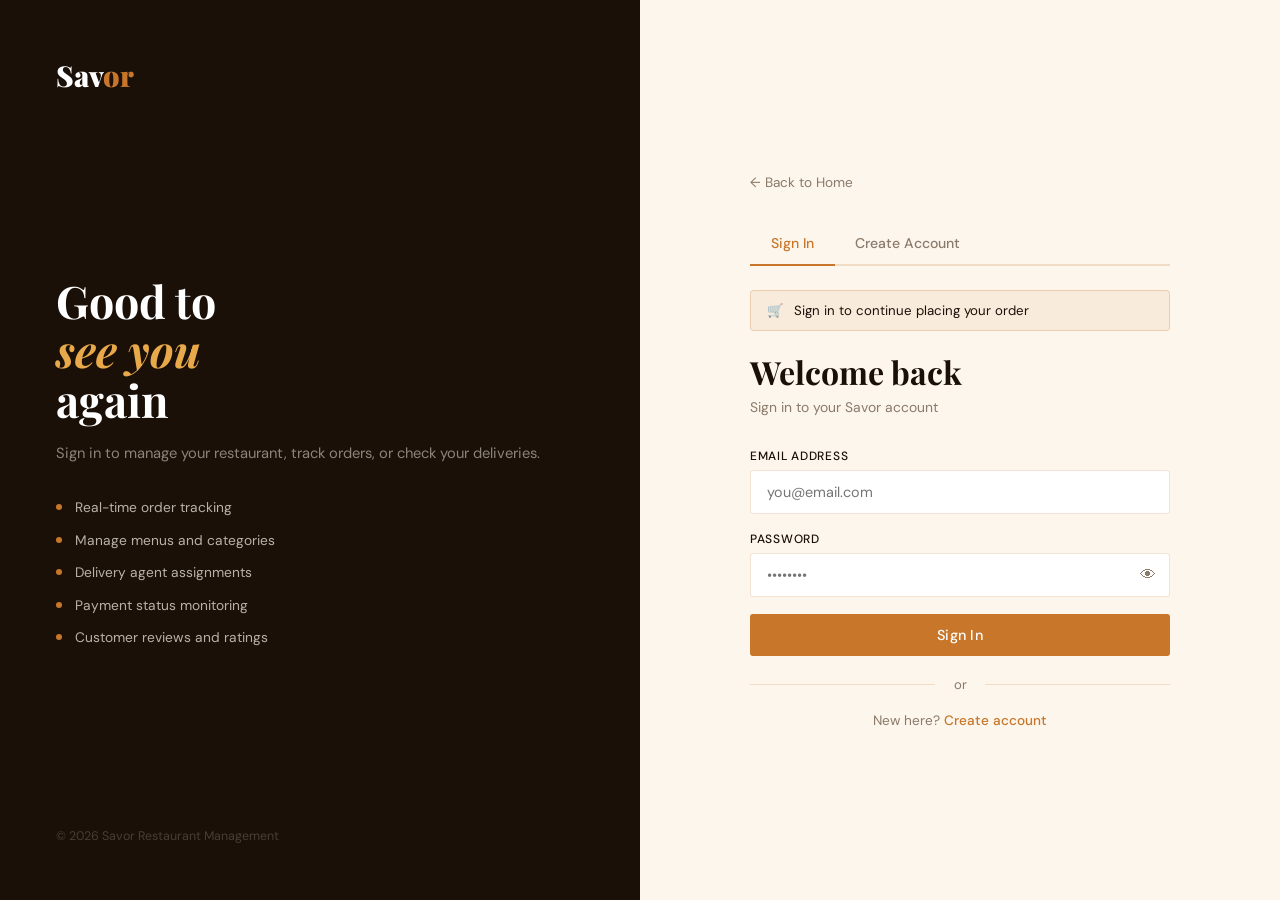
<file: restaurant/src/main/resources/static/orders.html>
<!DOCTYPE html>
<html lang="en">
<head>
<meta charset="UTF-8">
<meta name="viewport" content="width=device-width, initial-scale=1.0">
<title>Savor — My Orders</title>
<link href="https://fonts.googleapis.com/css2?family=Playfair+Display:wght@400;700;900&family=DM+Sans:wght@300;400;500&display=swap" rel="stylesheet">
<link rel="stylesheet" href="style.css">
<style>
.page-header { background: var(--dark); padding: 3.5rem; }
.page-header h1 { font-family: var(--font-display); font-size: 2.5rem; color: white; margin-bottom: 0.3rem; }
.page-header p { color: rgba(253,246,236,0.5); }
.main { max-width: 900px; margin: 2.5rem auto; padding: 0 2rem; }
.search-row { display: flex; gap: 0.8rem; margin-bottom: 2rem; }
.search-row input { flex: 1; padding: 0.7rem 1rem; border: 1.5px solid var(--border); border-radius: 3px; font-family: var(--font-body); font-size: 0.9rem; outline: none; }
.search-row input:focus { border-color: var(--amber); }
.order-card { background: white; border-radius: 6px; border: 1px solid rgba(200,118,42,0.1); margin-bottom: 1.2rem; overflow: hidden; }
.order-card-header { padding: 1.1rem 1.3rem; display: flex; justify-content: space-between; align-items: center; border-bottom: 1px solid rgba(200,118,42,0.08); cursor: pointer; }
.oc-left {}
.oc-id { font-family: var(--font-display); font-size: 1rem; font-weight: 700; margin-bottom: 0.2rem; }
.oc-meta { font-size: 0.8rem; color: var(--warm-gray); }
.oc-right { display: flex; align-items: center; gap: 1rem; }
.oc-amount { font-weight: 600; font-size: 0.95rem; color: var(--amber); }
.order-card-body { padding: 1.2rem 1.3rem; display: none; }
.order-card.open .order-card-body { display: block; }
.order-card.open .oc-arrow { transform: rotate(180deg); }
.oc-arrow { transition: transform 0.3s; color: var(--warm-gray); }
.items-list { margin-bottom: 1.2rem; }
.item-row { display: flex; justify-content: space-between; padding: 0.4rem 0; border-bottom: 1px solid rgba(200,118,42,0.06); font-size: 0.85rem; }
.item-row:last-child { border-bottom: none; }
.order-status-bar { background: #F5EDE0; border-radius: 4px; padding: 1rem; }
.status-steps { display: flex; gap: 0; justify-content: space-between; position: relative; }
.status-steps::before { content: ''; position: absolute; top: 12px; left: 0; right: 0; height: 2px; background: rgba(200,118,42,0.2); z-index: 0; }
.status-step { text-align: center; flex: 1; position: relative; z-index: 1; }
.ss-dot { width: 24px; height: 24px; border-radius: 50%; background: rgba(200,118,42,0.2); margin: 0 auto 0.4rem; display: flex; align-items: center; justify-content: center; font-size: 0.7rem; }
.ss-dot.done { background: var(--amber); color: white; }
.ss-dot.current { background: var(--dark); color: var(--amber-light); border: 2px solid var(--amber); }
.ss-label { font-size: 0.68rem; color: var(--warm-gray); }
.ss-label.done { color: var(--amber); font-weight: 500; }
.update-row { display: flex; gap: 0.8rem; margin-top: 1rem; align-items: center; }
.update-row select { flex: 1; padding: 0.5rem 0.7rem; border: 1.5px solid var(--border); border-radius: 3px; font-family: var(--font-body); font-size: 0.85rem; outline: none; }
.update-row select:focus { border-color: var(--amber); }
</style>
</head>
<body>
<div id="nav-placeholder"></div>

<div class="page-header">
  <h1>My Orders</h1>
  <p>Track and manage your order history</p>
</div>

<div class="main">

  <div id="orders-list">
    <div class="empty-state">
      <div class="empty-icon">📦</div>
      <div class="empty-title">Enter your Customer ID above</div>
      <p>Your order history will appear here</p>
    </div>
  </div>
</div>

<div id="footer-placeholder"></div>

<script src="shared.js"></script>
<script>
document.getElementById('nav-placeholder').innerHTML = getNav('orders.html');
document.getElementById('footer-placeholder').innerHTML = getFooter();
renderNavUser();

const user = getUser();

if (!user) {
    window.location.href = "login.html";
} else {
    loadOrders();
}

const statusOrder = ['PLACED','CONFIRMED','PREPARING','READY','OUT_FOR_DELIVERY','DELIVERED'];
const statusEmoji = { PLACED:'📝', CONFIRMED:'✅', PREPARING:'👨‍🍳', READY:'✔️', OUT_FOR_DELIVERY:'🚴', DELIVERED:'🎉', CANCELLED:'❌', REJECTED:'❌' };

function statusBadgeClass(s) {
  const m = { PLACED:'badge-yellow', CONFIRMED:'badge-blue', PREPARING:'badge-blue', READY:'badge-purple', OUT_FOR_DELIVERY:'badge-purple', DELIVERED:'badge-green', CANCELLED:'badge-red', REJECTED:'badge-red' };
  return m[s] || 'badge-amber';
}

function renderStatusBar(currentStatus) {
  const steps = ['PLACED','CONFIRMED','PREPARING','READY','OUT_FOR_DELIVERY','DELIVERED'];
  const labels = ['Placed','Confirmed','Preparing','Ready','On the Way','Delivered'];
  const idx = steps.indexOf(currentStatus);
  if (currentStatus === 'CANCELLED' || currentStatus === 'REJECTED') {
    return `<div style="text-align:center;color:#ef4444;font-size:0.88rem;padding:0.5rem">Order ${currentStatus.toLowerCase()}</div>`;
  }
  return `<div class="status-steps">
    ${steps.map((s, i) => `
      <div class="status-step">
        <div class="ss-dot ${i < idx ? 'done' : i === idx ? 'current' : ''}">${i < idx ? '✓' : i+1}</div>
        <div class="ss-label ${i <= idx ? 'done' : ''}">${labels[i]}</div>
      </div>`).join('')}
  </div>`;
}
async function loadOrders() {

    const user = getUser();

    if (!user || !user.id) {
        showToast("Please login first", "error");
        return;
    }

    const customerId = user.id;

    const container =
        document.getElementById("orders-list");

    container.innerHTML = `
        <div class="empty-state">
            <div class="empty-icon">⏳</div>
            <div class="empty-title">Loading Orders...</div>
        </div>`;

    try {

        const res = await api(
            "GET",
            "/order/customer/" + customerId
        );

        console.log("CUSTOMER ORDERS", res);

        const orders =
            res?.data?.data ??
            res?.data ??
            [];

        renderOrders(orders);

    } catch (err) {

        console.error(err);

        container.innerHTML = `
            <div class="empty-state">
                <div class="empty-icon">❌</div>
                <div class="empty-title">
                    Failed to load orders
                </div>
            </div>`;
    }
}
function renderOrders(orders){

    const container =
        document.getElementById("orders-list");

    if(!orders.length){
        container.innerHTML = `
            <div class="empty-state">
                <div class="empty-icon">📦</div>
                <div class="empty-title">No Orders Found</div>
            </div>`;
        return;
    }

    container.innerHTML =
        orders.map(o => `
            <div class="order-card">

                <div class="order-card-header">

                    <div>
                        <div class="oc-id">
                            Order #${o.id}
                        </div>

                        <div class="oc-meta">
                            ${o.restaurant?.name || 'Restaurant'}
                        </div>
                    </div>

                    <div class="oc-right">

                        <span class="badge ${statusBadgeClass(o.status)}">
                            ${o.status}
                        </span>

                        <div class="oc-amount">
                            ₹${o.totalAmount || 0}
                        </div>

                    </div>

                </div>

            </div>
        `).join('');
}

function toggleOrder(id) {
  document.getElementById('oc-' + id).classList.toggle('open');
}

async function updateStatus(orderId) {
  const status = document.getElementById('status-sel-' + orderId).value;
  if (!status) { showToast('Select a status first', 'warning'); return; }
  try {
    const { ok, data } = await api('PUT', `/order/status/${orderId}?status=${status}`);
    if (ok) { showToast('✓ Status updated to ' + status, 'success'); loadOrders(); }
    else showToast(data.message || 'Update failed', 'error');
  } catch { showToast('Server error', 'error'); }
}
</script>
</body>
</html>
</file>
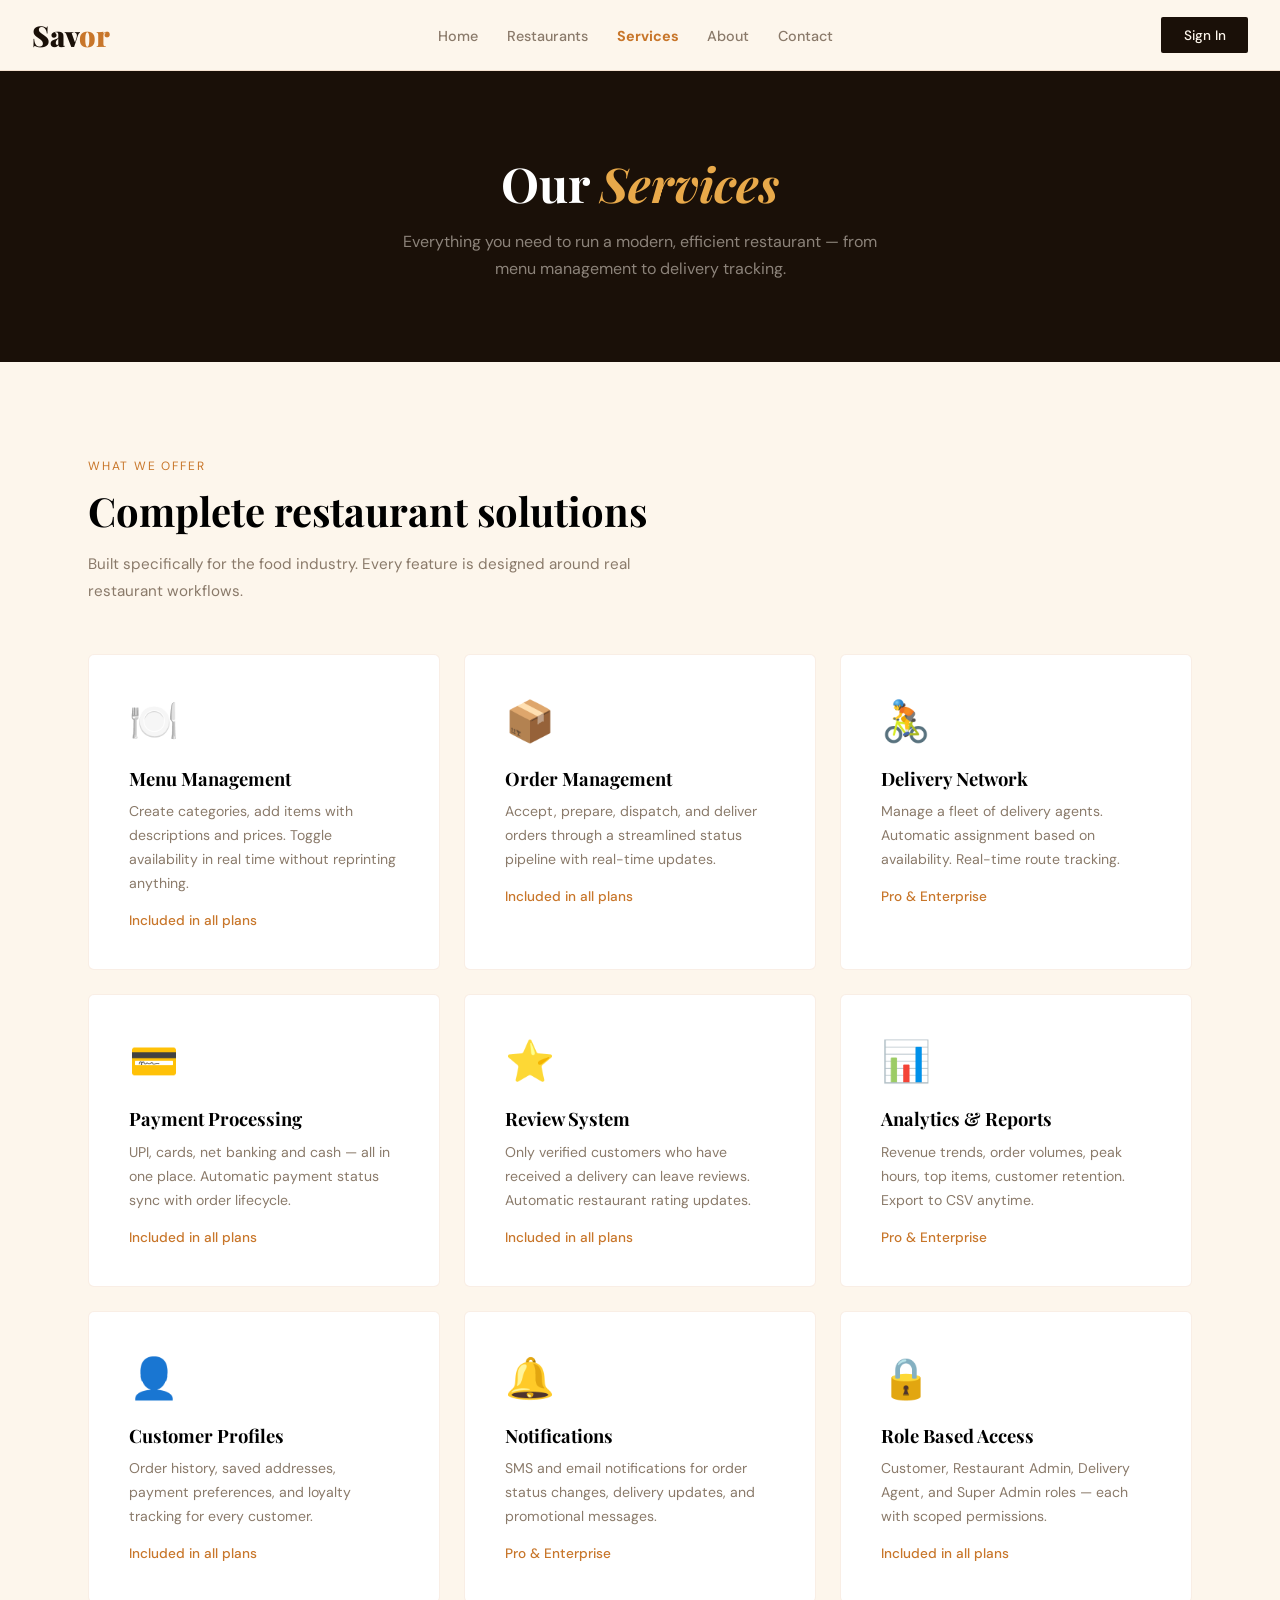
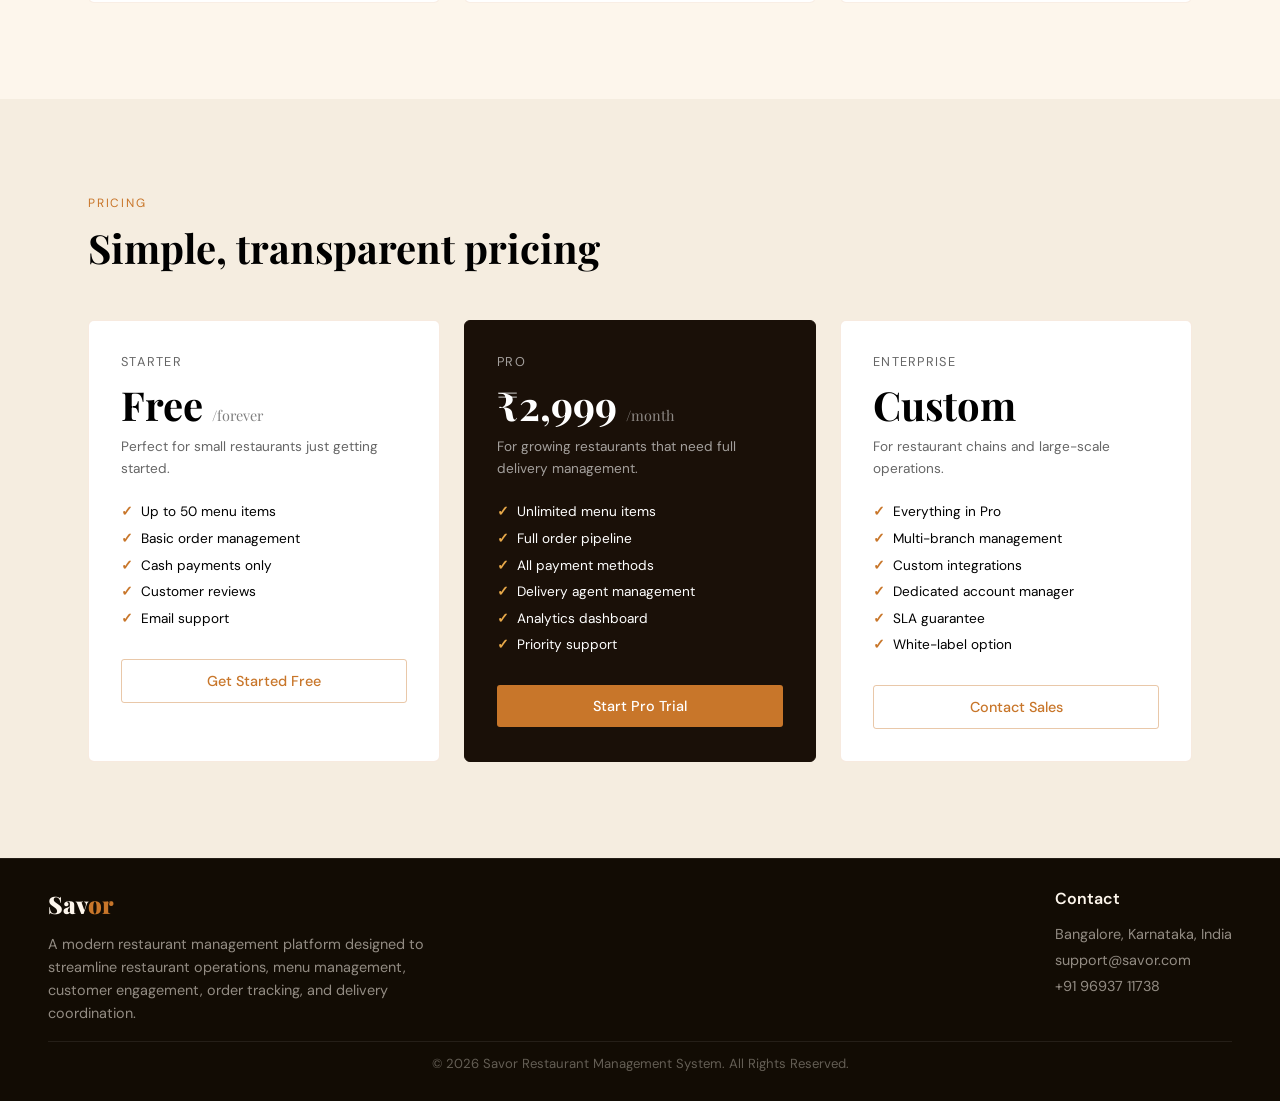
<file: restaurant/src/main/resources/static/services.html>
<!DOCTYPE html>
<html lang="en">
<head>
<meta charset="UTF-8">
<meta name="viewport" content="width=device-width, initial-scale=1.0">
<title>Savor — Services</title>
<link href="https://fonts.googleapis.com/css2?family=Playfair+Display:wght@400;700;900&family=DM+Sans:wght@300;400;500&display=swap" rel="stylesheet">
<style>
*{margin:0;padding:0;box-sizing:border-box}
:root{--cream:#FDF6EC;--dark:#1A1008;--amber:#C8762A;--amber-light:#E8A94A;--rust:#8B3A1A;--warm-gray:#8A7A6A;--font-display:'Playfair Display',serif;--font-body:'DM Sans',sans-serif}
body{background:var(--cream);font-family:var(--font-body)}
nav{padding:1.2rem 3rem;display:flex;justify-content:space-between;align-items:center;background:rgba(253,246,236,0.95);border-bottom:1px solid rgba(200,118,42,0.15);position:sticky;top:0;z-index:10;backdrop-filter:blur(12px)}
.nav-logo{font-family:var(--font-display);font-size:1.6rem;font-weight:900;color:var(--dark);text-decoration:none}
.nav-logo span{color:var(--amber)}
.nav-links{display:flex;gap:2rem;list-style:none}
.nav-links a{text-decoration:none;color:var(--warm-gray);font-size:0.9rem;font-weight:500;letter-spacing:0.04em;text-transform:uppercase;transition:color 0.2s}
.nav-links a:hover,.nav-links a.active{color:var(--amber)}
.hero{background:var(--dark);padding:5rem 3rem;text-align:center}
.hero h1{font-family:var(--font-display);font-size:3rem;color:white;margin-bottom:0.8rem}
.hero h1 em{color:var(--amber-light);font-style:italic}
.hero p{color:rgba(253,246,236,0.5);max-width:500px;margin:0 auto;line-height:1.7}
.section{padding:6rem 3rem;max-width:1200px;margin:0 auto}
.tag{font-size:0.75rem;text-transform:uppercase;letter-spacing:0.15em;color:var(--amber);margin-bottom:0.8rem}
.title{font-family:var(--font-display);font-size:2.5rem;font-weight:700;margin-bottom:1rem;line-height:1.2}
.subtitle{color:var(--warm-gray);font-size:0.95rem;line-height:1.8;max-width:550px;margin-bottom:3rem}
.services-grid{display:grid;grid-template-columns:repeat(3,1fr);gap:1.5rem}
.s-card{background:white;border-radius:6px;padding:2.5rem;border:1px solid rgba(200,118,42,0.12);transition:all 0.3s}
.s-card:hover{border-color:var(--amber);transform:translateY(-3px)}
.s-icon{font-size:2.5rem;margin-bottom:1.2rem}
.s-title{font-family:var(--font-display);font-size:1.15rem;font-weight:700;margin-bottom:0.6rem}
.s-desc{color:var(--warm-gray);font-size:0.88rem;line-height:1.7}
.s-price{margin-top:1rem;font-size:0.85rem;color:var(--amber);font-weight:500}
.plans{display:grid;grid-template-columns:repeat(3,1fr);gap:1.5rem;margin-top:3rem}
.plan{background:white;border-radius:6px;padding:2rem;border:1px solid rgba(200,118,42,0.15)}
.plan.featured{background:var(--dark);color:white;border-color:var(--dark)}
.plan-name{font-size:0.8rem;text-transform:uppercase;letter-spacing:0.1em;margin-bottom:0.5rem;opacity:0.6}
.plan-price{font-family:var(--font-display);font-size:2.5rem;font-weight:700;margin-bottom:0.3rem}
.plan-price span{font-size:0.9rem;font-weight:400;opacity:0.5}
.plan-desc{font-size:0.85rem;opacity:0.6;margin-bottom:1.5rem;line-height:1.6}
.plan-features{list-style:none;display:flex;flex-direction:column;gap:0.6rem;margin-bottom:2rem}
.plan-features li{font-size:0.85rem;display:flex;align-items:center;gap:0.5rem}
.plan-features li::before{content:'✓';color:var(--amber);font-weight:700}
.plan.featured .plan-features li::before{color:var(--amber-light)}
.plan-btn{width:100%;padding:0.75rem;border-radius:3px;cursor:pointer;font-family:var(--font-body);font-weight:500;font-size:0.9rem;transition:all 0.2s}
.plan-btn-outline{background:transparent;border:1.5px solid rgba(200,118,42,0.4);color:var(--amber)}
.plan-btn-outline:hover{background:var(--amber);color:white;border-color:var(--amber)}
.plan-btn-solid{background:var(--amber);color:white;border:none}
.plan-btn-solid:hover{background:var(--amber-light)}
</style>
</head>
<body>

<div id="nav-placeholder"></div>

<div class="hero">
  <h1>Our <em>Services</em></h1>
  <p>Everything you need to run a modern, efficient restaurant — from menu management to delivery tracking.</p>
</div>

<div class="section">
  <div class="tag">What We Offer</div>
  <h2 class="title">Complete restaurant solutions</h2>
  <p class="subtitle">Built specifically for the food industry. Every feature is designed around real restaurant workflows.</p>
  <div class="services-grid">
    <div class="s-card"><div class="s-icon">🍽️</div><div class="s-title">Menu Management</div><p class="s-desc">Create categories, add items with descriptions and prices. Toggle availability in real time without reprinting anything.</p><div class="s-price">Included in all plans</div></div>
    <div class="s-card"><div class="s-icon">📦</div><div class="s-title">Order Management</div><p class="s-desc">Accept, prepare, dispatch, and deliver orders through a streamlined status pipeline with real-time updates.</p><div class="s-price">Included in all plans</div></div>
    <div class="s-card"><div class="s-icon">🚴</div><div class="s-title">Delivery Network</div><p class="s-desc">Manage a fleet of delivery agents. Automatic assignment based on availability. Real-time route tracking.</p><div class="s-price">Pro & Enterprise</div></div>
    <div class="s-card"><div class="s-icon">💳</div><div class="s-title">Payment Processing</div><p class="s-desc">UPI, cards, net banking and cash — all in one place. Automatic payment status sync with order lifecycle.</p><div class="s-price">Included in all plans</div></div>
    <div class="s-card"><div class="s-icon">⭐</div><div class="s-title">Review System</div><p class="s-desc">Only verified customers who have received a delivery can leave reviews. Automatic restaurant rating updates.</p><div class="s-price">Included in all plans</div></div>
    <div class="s-card"><div class="s-icon">📊</div><div class="s-title">Analytics & Reports</div><p class="s-desc">Revenue trends, order volumes, peak hours, top items, customer retention. Export to CSV anytime.</p><div class="s-price">Pro & Enterprise</div></div>
    <div class="s-card"><div class="s-icon">👤</div><div class="s-title">Customer Profiles</div><p class="s-desc">Order history, saved addresses, payment preferences, and loyalty tracking for every customer.</p><div class="s-price">Included in all plans</div></div>
    <div class="s-card"><div class="s-icon">🔔</div><div class="s-title">Notifications</div><p class="s-desc">SMS and email notifications for order status changes, delivery updates, and promotional messages.</p><div class="s-price">Pro & Enterprise</div></div>
    <div class="s-card"><div class="s-icon">🔒</div><div class="s-title">Role Based Access</div><p class="s-desc">Customer, Restaurant Admin, Delivery Agent, and Super Admin roles — each with scoped permissions.</p><div class="s-price">Included in all plans</div></div>
  </div>
</div>

<div style="background:#F5EDE0;padding:6rem 0">
<div class="section" style="padding-top:0;padding-bottom:0">
  <div class="tag">Pricing</div>
  <h2 class="title">Simple, transparent pricing</h2>
  <div class="plans">
    <div class="plan">
      <div class="plan-name">Starter</div>
      <div class="plan-price">Free <span>/forever</span></div>
      <div class="plan-desc">Perfect for small restaurants just getting started.</div>
      <ul class="plan-features">
        <li>Up to 50 menu items</li>
        <li>Basic order management</li>
        <li>Cash payments only</li>
        <li>Customer reviews</li>
        <li>Email support</li>
      </ul>
      <button class="plan-btn plan-btn-outline" onclick="window.location='register.html'">Get Started Free</button>
    </div>
    <div class="plan featured">
      <div class="plan-name">Pro</div>
      <div class="plan-price">₹2,999 <span>/month</span></div>
      <div class="plan-desc">For growing restaurants that need full delivery management.</div>
      <ul class="plan-features">
        <li>Unlimited menu items</li>
        <li>Full order pipeline</li>
        <li>All payment methods</li>
        <li>Delivery agent management</li>
        <li>Analytics dashboard</li>
        <li>Priority support</li>
      </ul>
      <button class="plan-btn plan-btn-solid" onclick="window.location='register.html'">Start Pro Trial</button>
    </div>
    <div class="plan">
      <div class="plan-name">Enterprise</div>
      <div class="plan-price">Custom</div>
      <div class="plan-desc">For restaurant chains and large-scale operations.</div>
      <ul class="plan-features">
        <li>Everything in Pro</li>
        <li>Multi-branch management</li>
        <li>Custom integrations</li>
        <li>Dedicated account manager</li>
        <li>SLA guarantee</li>
        <li>White-label option</li>
      </ul>
      <button class="plan-btn plan-btn-outline" onclick="window.location='contact.html'">Contact Sales</button>
    </div>
  </div>
</div>
</div>



 <script src="shared.js"></script>
<script>
  document.body.insertAdjacentHTML('afterbegin', getNav('services.html'));  
  document.body.insertAdjacentHTML('beforeend', getFooter());
  renderNavUser();  
</script>
<div id="footer-placeholder"></div>
</body>
</html>
</file>
<file: restaurant/src/main/resources/static/style.css>
@charset "UTF-8";

/* ============================================================
   SAVOR — Shared Styles
   ============================================================ */

*, *::before, *::after { margin: 0; padding: 0; box-sizing: border-box; }

:root {
  --cream: #FDF6EC;
  --dark: #1A1008;
  --amber: #C8762A;
  --amber-light: #E8A94A;
  --rust: #8B3A1A;
  --sage: #4A6741;
  --warm-gray: #8A7A6A;
  --border: rgba(200, 118, 42, 0.2);
  --font-display: 'Playfair Display', serif;
  --font-body: 'DM Sans', sans-serif;
}

html { scroll-behavior: smooth; }
body { background: var(--cream); color: var(--dark); font-family: var(--font-body); overflow-x: hidden; }

/* --- Typography --- */
.font-display { font-family: var(--font-display); }
.tag { font-size: 0.72rem; text-transform: uppercase; letter-spacing: 0.15em; color: var(--amber); margin-bottom: 0.6rem; }
.section-title { font-family: var(--font-display); font-size: clamp(1.8rem, 3.5vw, 2.8rem); font-weight: 700; line-height: 1.15; }
.section-sub { color: var(--warm-gray); line-height: 1.8; font-size: 0.93rem; }

/* --- Buttons --- */
.btn { display: inline-flex; align-items: center; justify-content: center; padding: 0.75rem 1.6rem; border-radius: 3px; font-family: var(--font-body); font-size: 0.9rem; font-weight: 500; cursor: pointer; border: none; transition: all 0.2s; text-decoration: none; letter-spacing: 0.02em; }
.btn-primary { background: var(--amber); color: white; }
.btn-primary:hover { background: var(--rust); }
.btn-dark { background: var(--dark); color: var(--cream); }
.btn-dark:hover { background: var(--amber); }
.btn-outline { background: transparent; border: 1.5px solid var(--dark); color: var(--dark); }
.btn-outline:hover { background: var(--dark); color: var(--cream); }
.btn-outline-amber { background: transparent; border: 1.5px solid var(--amber); color: var(--amber); }
.btn-outline-amber:hover { background: var(--amber); color: white; }
.btn-sm { padding: 0.4rem 0.9rem; font-size: 0.8rem; }
.btn-full { width: 100%; }

/* --- Form elements --- */
.form-group { margin-bottom: 1.1rem; }
.form-group label { display: block; font-size: 0.75rem; font-weight: 500; text-transform: uppercase; letter-spacing: 0.06em; margin-bottom: 0.35rem; color: var(--dark); }
.form-group input,
.form-group select,
.form-group textarea { width: 100%; padding: 0.75rem 1rem; border: 1.5px solid var(--border); border-radius: 3px; font-family: var(--font-body); font-size: 0.9rem; color: var(--dark); background: white; outline: none; transition: border-color 0.2s, box-shadow 0.2s; }
.form-group input:focus,
.form-group select:focus,
.form-group textarea:focus { border-color: var(--amber); box-shadow: 0 0 0 3px rgba(200,118,42,0.08); }
.form-group textarea { resize: vertical; min-height: 100px; }
.form-row { display: grid; grid-template-columns: 1fr 1fr; gap: 1rem; }

/* --- Cards --- */
.card { background: white; border-radius: 6px; border: 1px solid rgba(200,118,42,0.1); overflow: hidden; transition: transform 0.25s, box-shadow 0.25s; }
.card:hover { transform: translateY(-3px); box-shadow: 0 10px 30px rgba(26,16,8,0.1); }
.card-body { padding: 1.3rem; }

/* --- Badges --- */
.badge { display: inline-block; padding: 0.2rem 0.6rem; border-radius: 2px; font-size: 0.72rem; font-weight: 500; letter-spacing: 0.04em; }
.badge-green { background: #D1FAE5; color: #065F46; }
.badge-red { background: #FEE2E2; color: #991B1B; }
.badge-yellow { background: #FEF3C7; color: #92400E; }
.badge-blue { background: #DBEAFE; color: #1E40AF; }
.badge-purple { background: #F3E8FF; color: #6B21A8; }
.badge-amber { background: rgba(200,118,42,0.12); color: var(--amber); }

/* --- Sections --- */
.section { padding: 6rem 3rem; }
.section-inner { max-width: 1200px; margin: 0 auto; }
.section-header { margin-bottom: 3rem; }

/* --- Alert/Response --- */
.alert { padding: 0.75rem 1rem; border-radius: 3px; font-size: 0.85rem; margin-top: 0.8rem; display: none; }
.alert.show { display: block; }
.alert-success { background: #F0FDF4; border: 1px solid #BBF7D0; color: #166534; }
.alert-error { background: #FEF2F2; border: 1px solid #FECACA; color: #991B1B; }
.alert-info { background: #EFF6FF; border: 1px solid #BFDBFE; color: #1E40AF; }

/* --- Loading spinner --- */
.spinner { display: inline-block; width: 28px; height: 28px; border: 3px solid rgba(200,118,42,0.2); border-top-color: var(--amber); border-radius: 50%; animation: spin 0.8s linear infinite; }
.loading-state { text-align: center; padding: 3rem; color: var(--warm-gray); }

/* --- Divider --- */
.divider { text-align: center; color: var(--warm-gray); font-size: 0.82rem; margin: 1.2rem 0; position: relative; }
.divider::before, .divider::after { content: ''; position: absolute; top: 50%; width: 44%; height: 1px; background: var(--border); }
.divider::before { left: 0; } .divider::after { right: 0; }

/* --- Modal --- */
.modal-backdrop { position: fixed; inset: 0; background: rgba(26,16,8,0.55); z-index: 500; display: none; align-items: center; justify-content: center; padding: 1rem; }
.modal-backdrop.open { display: flex; }
.modal { background: var(--cream); border-radius: 6px; padding: 2.5rem; width: 100%; max-width: 480px; max-height: 90vh; overflow-y: auto; animation: modalIn 0.25s ease; }
.modal-header { display: flex; justify-content: space-between; align-items: center; margin-bottom: 1.5rem; }
.modal-title { font-family: var(--font-display); font-size: 1.4rem; font-weight: 700; }
.modal-close { background: none; border: none; font-size: 1.4rem; cursor: pointer; color: var(--warm-gray); line-height: 1; }
.modal-actions { display: flex; gap: 0.8rem; margin-top: 1.5rem; }

/* --- Table --- */
.table-wrap { overflow-x: auto; }
table { width: 100%; border-collapse: collapse; }
th { font-size: 0.72rem; text-transform: uppercase; letter-spacing: 0.08em; color: var(--warm-gray); padding: 0.6rem 0.9rem; text-align: left; border-bottom: 2px solid var(--border); white-space: nowrap; }
td { padding: 0.75rem 0.9rem; font-size: 0.87rem; border-bottom: 1px solid rgba(200,118,42,0.07); vertical-align: middle; }
tr:last-child td { border-bottom: none; }
tr:hover td { background: rgba(200,118,42,0.02); }

/* --- Animations --- */
@keyframes spin { to { transform: rotate(360deg); } }
@keyframes fadeUp { from { opacity: 0; transform: translateY(20px); } to { opacity: 1; transform: translateY(0); } }
@keyframes modalIn { from { opacity: 0; transform: scale(0.96) translateY(10px); } to { opacity: 1; transform: scale(1) translateY(0); } }
@keyframes slideIn { from { opacity: 0; transform: translateX(20px); } to { opacity: 1; transform: translateX(0); } }
.fade-up { animation: fadeUp 0.6s ease forwards; }

/* --- Tabs --- */
.tabs { display: flex; border-bottom: 2px solid var(--border); margin-bottom: 1.5rem; }
.tab { padding: 0.7rem 1.3rem; cursor: pointer; font-size: 0.88rem; font-weight: 500; color: var(--warm-gray); border-bottom: 2px solid transparent; margin-bottom: -2px; transition: all 0.2s; }
.tab.active { color: var(--amber); border-bottom-color: var(--amber); }
.tab-panel { display: none; } .tab-panel.active { display: block; }

/* --- Empty state --- */
.empty-state { text-align: center; padding: 4rem 2rem; color: var(--warm-gray); }
.empty-icon { font-size: 3rem; margin-bottom: 1rem; }
.empty-title { font-family: var(--font-display); font-size: 1.2rem; color: var(--dark); margin-bottom: 0.4rem; }

/* --- Responsive --- */
@media (max-width: 768px) {
  .section { padding: 4rem 1.5rem; }
  .form-row { grid-template-columns: 1fr; }
  nav { padding: 1rem 1.5rem; }
  nav ul { display: none; }
}
</file>
